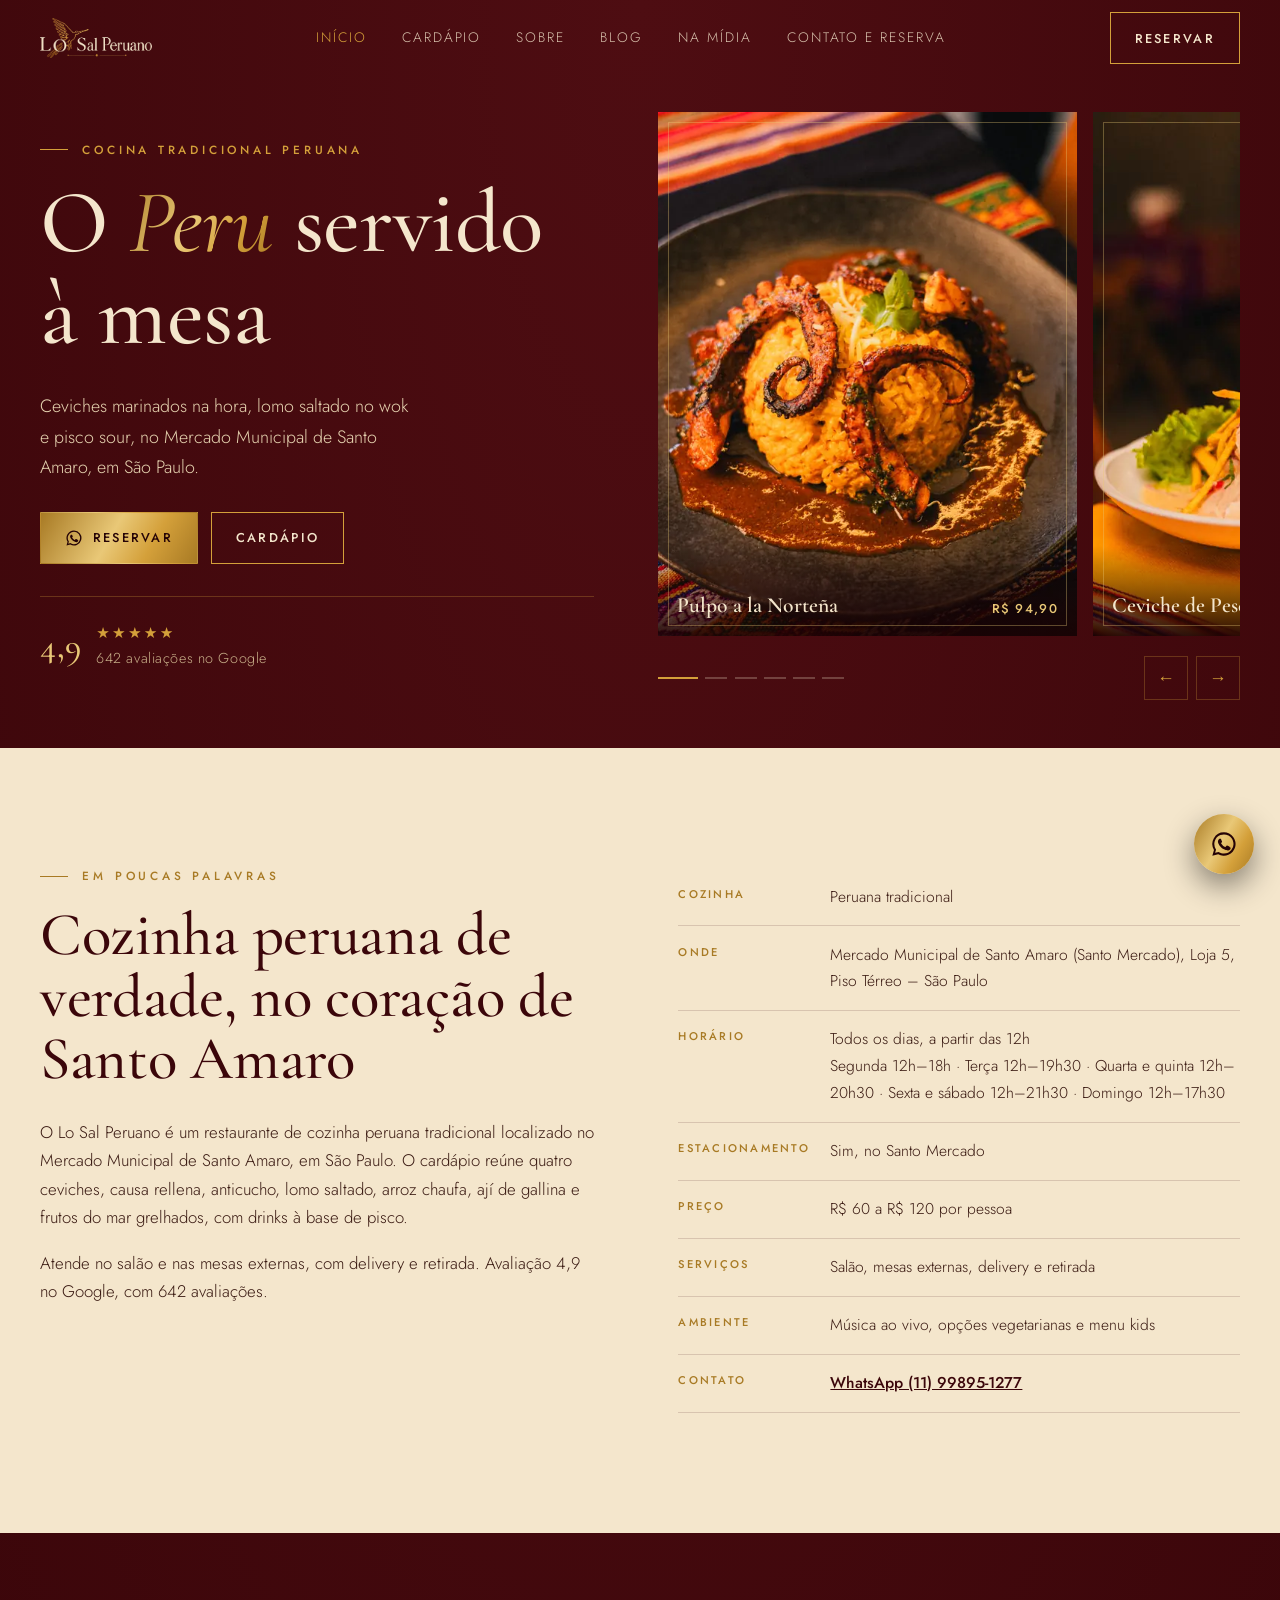
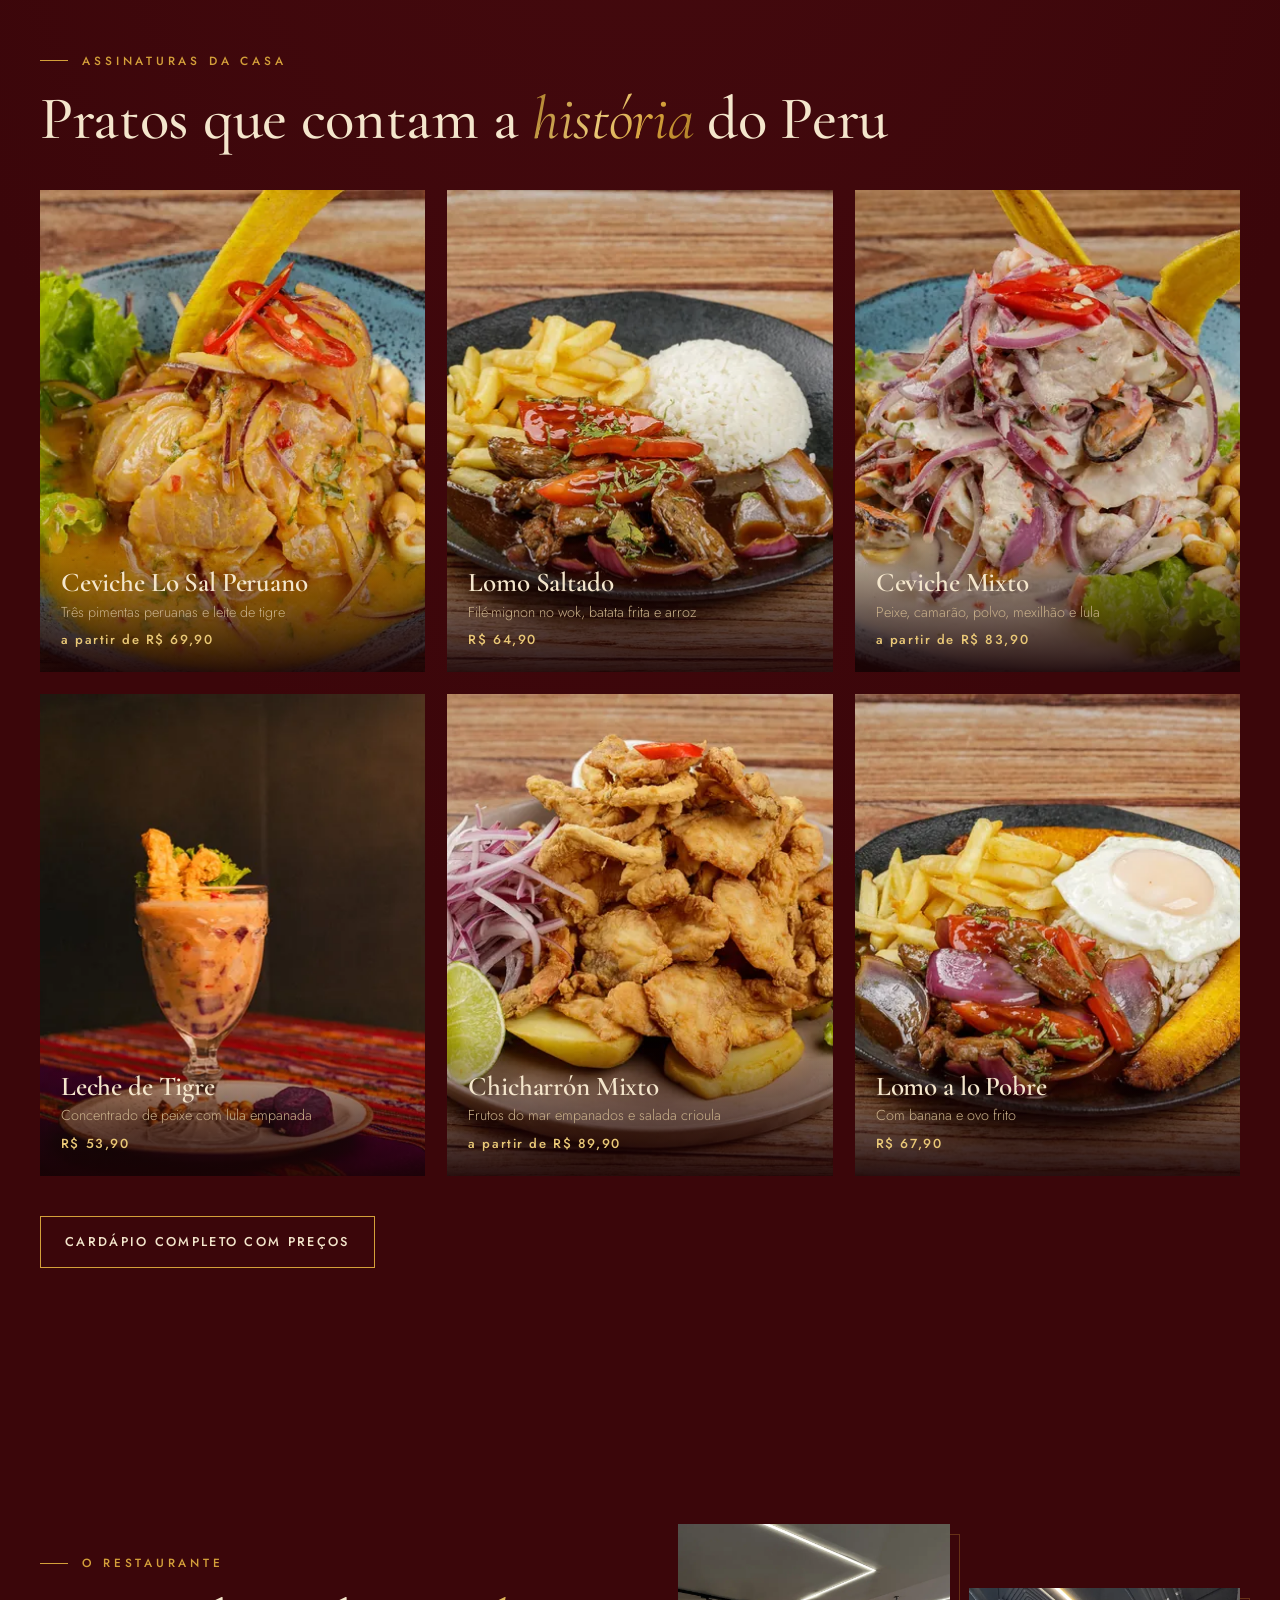
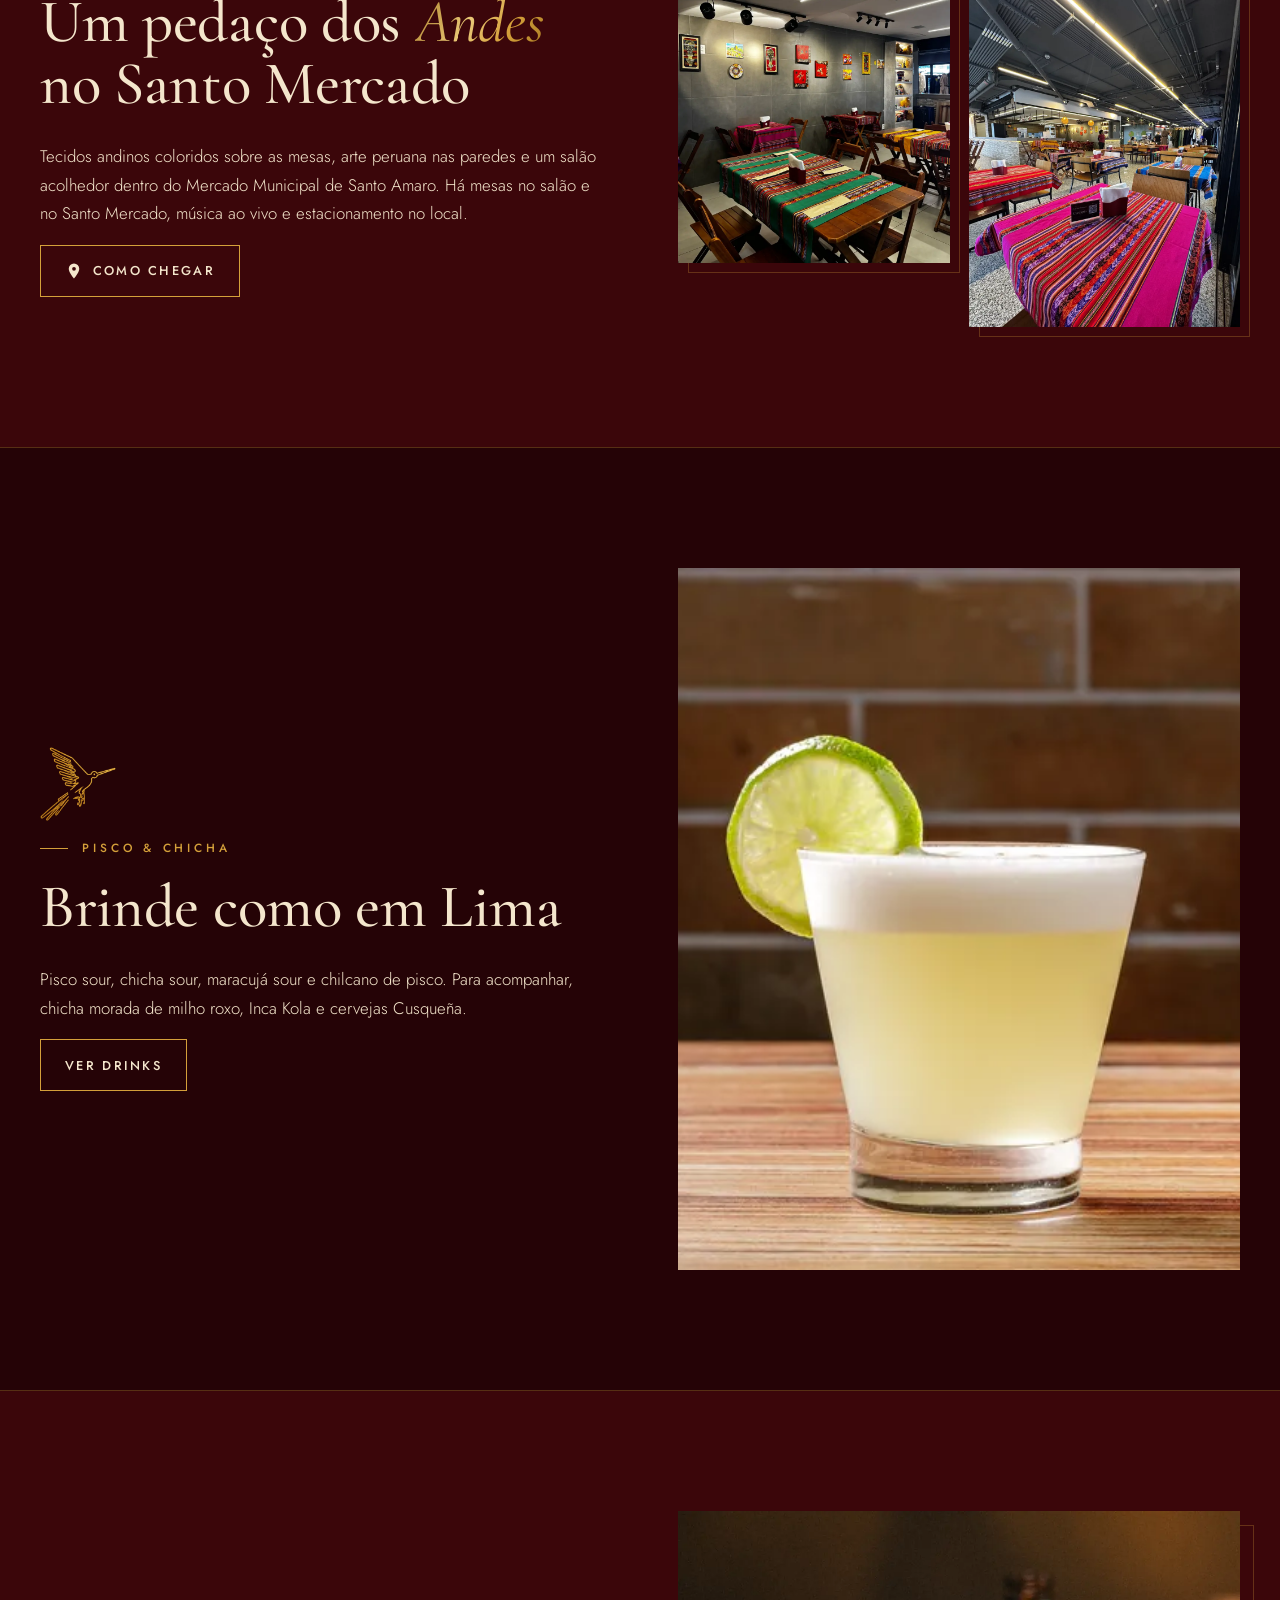
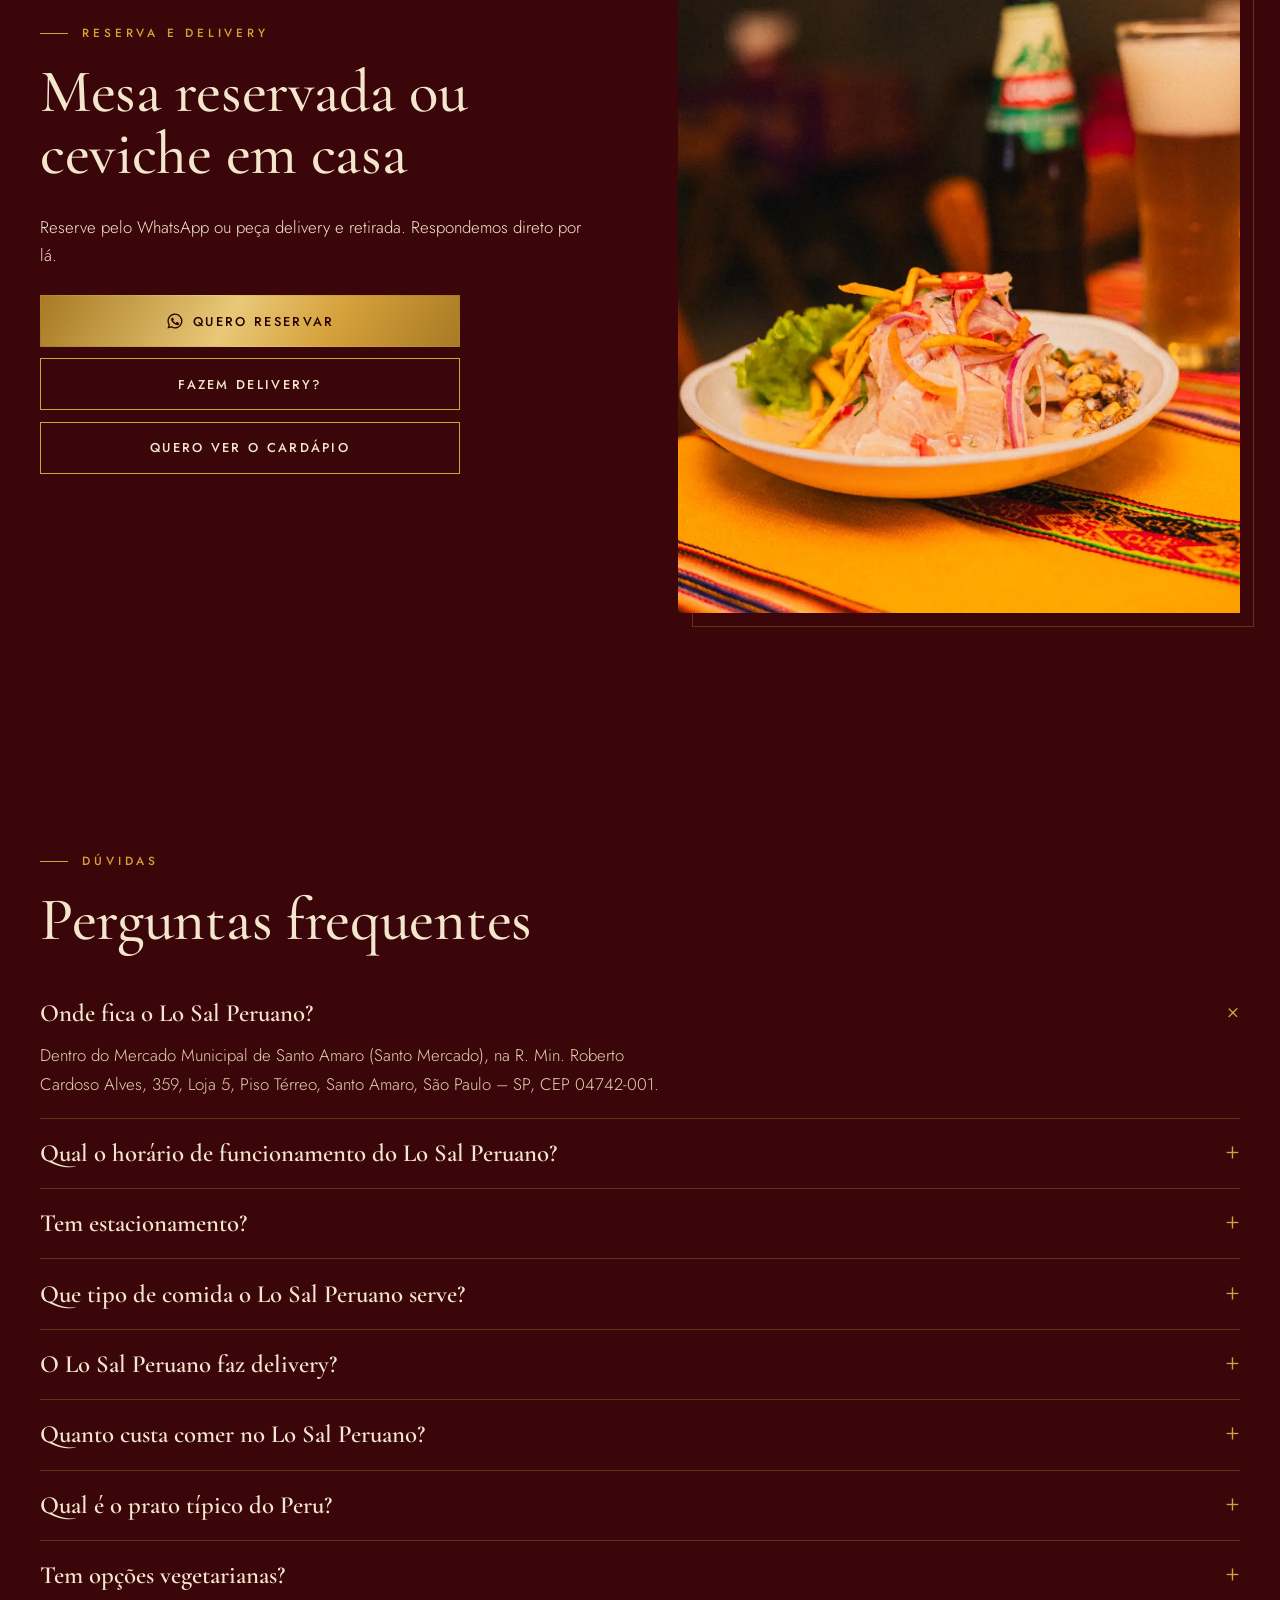
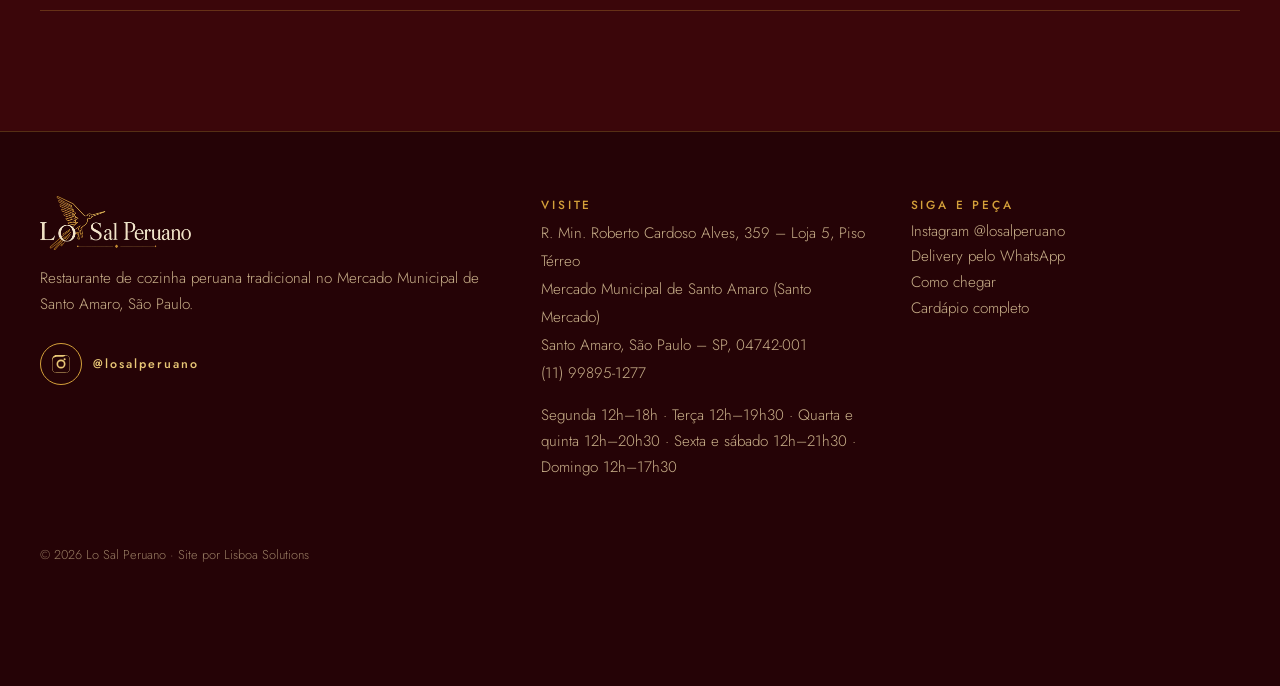
<file: index.html>
<!doctype html><html lang="pt-BR"><head><meta charset="utf-8">
<script>(function(c,l,a,r,i,t,y){if(i==="CLARITY_ID")return;c[a]=c[a]||function(){(c[a].q=c[a].q||[]).push(arguments)};t=l.createElement(r);t.async=1;t.src="https://www.clarity.ms/tag/"+i;y=l.getElementsByTagName(r)[0];y.parentNode.insertBefore(t,y)})(window,document,"clarity","script","CLARITY_ID");</script>
<meta name="viewport" content="width=device-width,initial-scale=1,viewport-fit=cover">
<title>Lo Sal Peruano | Restaurante Peruano em Santo Amaro – SP</title><meta name="description" content="Restaurante peruano no Mercado Municipal de Santo Amaro, SP. Ceviche, lomo saltado, pisco sour. Nota 4,9 no Google. Delivery e reserva pelo WhatsApp.">
<link rel="canonical" href="https://losalperuano.com.br/"><meta name="robots" content="index,follow,max-image-preview:large">
<meta name="theme-color" content="#3B060A"><meta name="geo.region" content="BR-SP"><meta name="geo.placename" content="Santo Amaro, São Paulo">
<meta property="og:type" content="website"><meta property="og:locale" content="pt_BR"><meta property="og:site_name" content="Lo Sal Peruano">
<meta property="og:title" content="Lo Sal Peruano | Restaurante Peruano em Santo Amaro – SP"><meta property="og:description" content="Restaurante peruano no Mercado Municipal de Santo Amaro, SP. Ceviche, lomo saltado, pisco sour. Nota 4,9 no Google. Delivery e reserva pelo WhatsApp."><meta property="og:url" content="https://losalperuano.com.br/"><meta property="og:image" content="https://losalperuano.com.br/img/og.jpg">
<meta name="twitter:card" content="summary_large_image">
<link rel="icon" href="/favicon.ico" sizes="any"><link rel="icon" type="image/png" sizes="32x32" href="/favicon-32.png"><link rel="apple-touch-icon" href="/apple-touch-icon.png"><link rel="manifest" href="/site.webmanifest">
<link rel="preload" as="image" href="/img/slide/pulpo-a-la-nortena-sm.webp" media="(max-width:700px)" fetchpriority="high"><link rel="preload" as="image" href="/img/slide/pulpo-a-la-nortena.webp" media="(min-width:701px)" fetchpriority="high"><link rel="preconnect" href="https://fonts.googleapis.com"><link rel="preconnect" href="https://fonts.gstatic.com" crossorigin>
<link rel="stylesheet" href="https://fonts.googleapis.com/css2?family=Cormorant+Garamond:ital,wght@0,500;0,600;1,400&family=Jost:wght@300;400;500&display=swap" media="print" onload="this.media='all'">
<noscript><link rel="stylesheet" href="https://fonts.googleapis.com/css2?family=Cormorant+Garamond:ital,wght@0,500;0,600;1,400&family=Jost:wght@300;400;500&display=swap"></noscript>
<link rel="stylesheet" href="/assets/style.css">
<script type="application/ld+json">{"@context":"https://schema.org","@graph":[{"@type":"Organization","@id":"https://losalperuano.com.br/#marca","name":"Lo Sal Peruano","url":"https://losalperuano.com.br/","logo":"https://losalperuano.com.br/img/logo.webp","slogan":"Cocina Tradicional","sameAs":["https://www.instagram.com/losalperuano/"],"subOrganization":[{"@id":"https://losalperuano.com.br/#restaurante"}]},{"@type":"Restaurant","@id":"https://losalperuano.com.br/#restaurante","name":"Lo Sal Peruano","alternateName":"Restaurante Peruano Lo Sal","slogan":"Cocina Tradicional","url":"https://losalperuano.com.br/","logo":"https://losalperuano.com.br/img/logo.webp","image":["https://losalperuano.com.br/img/slide/pulpo-a-la-nortena.webp","https://losalperuano.com.br/img/slide/ceviche-de-pescado.webp","https://losalperuano.com.br/img/slide/fettuccine-con-lomo-saltado.webp","https://losalperuano.com.br/img/slide/salao-lo-sal-peruano.webp","https://losalperuano.com.br/img/slide/mesas-santo-mercado.webp","https://losalperuano.com.br/img/og.jpg"],"telephone":"+55 11 99895-1277","address":{"@type":"PostalAddress","streetAddress":"R. Min. Roberto Cardoso Alves, 359 - Loja 5, Piso Térreo (Mercado Municipal de Santo Amaro)","addressLocality":"São Paulo","addressRegion":"SP","postalCode":"04742-001","addressCountry":"BR"},"geo":{"@type":"GeoCoordinates","latitude":-23.650263,"longitude":-46.699966},"servesCuisine":["Peruvian","Peruana","Ceviche"],"priceRange":"R$ 60–120","currenciesAccepted":"BRL","menu":"https://losalperuano.com.br/cardapio/","hasMenu":{"@id":"https://losalperuano.com.br/cardapio/#menu"},"hasMap":"https://www.google.com/maps?cid=2345966665367776987","containedInPlace":{"@type":"Place","name":"Mercado Municipal de Santo Amaro (Santo Mercado)"},"areaServed":{"@type":"City","name":"São Paulo"},"sameAs":["https://www.instagram.com/losalperuano/"],"subjectOf":[{"@type":"Article","headline":"Volta ao mundo em sabores: 7 restaurantes com culinária de outros países em SP","url":"https://www.gazetasp.com.br/turismo/volta-ao-mundo-em-sabores-7-restaurantes-com-culinaria-de-outros/","publisher":{"@type":"Organization","name":"Gazeta de São Paulo"},"datePublished":"2023-02-17"},{"@type":"Article","headline":"Lo Sal Peruano no Tatuapé traz história de superação e sabor","url":"https://infomente.com.br/lo-sal-peruano-no-tatuape-traz-historia-de-superacao-e-sabor/","publisher":{"@type":"Organization","name":"Infomente"},"datePublished":"2024-12-17"},{"@type":"Article","headline":"Lo Sal Peruano abre suas portas na Zona Leste","url":"https://saopauloemdestaque.com.br/lo-sal-peruano-abre-suas-portas-na-zona-leste/","publisher":{"@type":"Organization","name":"São Paulo em Destaque"}},{"@type":"Article","headline":"Conheça o Lo Sal Peruano, em São Paulo","url":"https://gastronominho.com.br/comidas/2022/09/conheca-o-lo-sal-peruano-em-sao-paulo/","publisher":{"@type":"Organization","name":"Gastronominho"},"datePublished":"2022-09-27"},{"@type":"Article","headline":"Comida peruana no Mercadão de São Paulo – Lo Sal Peruano","url":"https://gastronomiaeviagens.com.br/2022/03/09/comida-peruana-no-mercadao-de-sao-paulo-lo-sal-peruano/","publisher":{"@type":"Organization","name":"Gastronomia e Viagens"},"datePublished":"2022-03-09"}],"founder":{"@type":"Person","@id":"https://losalperuano.com.br/sobre/#jonas-azevedo","name":"Jonas Azevedo"},"knowsLanguage":["pt-BR","es"],"parentOrganization":{"@id":"https://losalperuano.com.br/#marca"},"brand":{"@id":"https://losalperuano.com.br/#marca"},"branchCode":"santo-amaro","openingHoursSpecification":[{"@type":"OpeningHoursSpecification","dayOfWeek":"https://schema.org/Monday","opens":"12:00","closes":"18:00"},{"@type":"OpeningHoursSpecification","dayOfWeek":"https://schema.org/Tuesday","opens":"12:00","closes":"19:30"},{"@type":"OpeningHoursSpecification","dayOfWeek":"https://schema.org/Wednesday","opens":"12:00","closes":"20:30"},{"@type":"OpeningHoursSpecification","dayOfWeek":"https://schema.org/Thursday","opens":"12:00","closes":"20:30"},{"@type":"OpeningHoursSpecification","dayOfWeek":"https://schema.org/Friday","opens":"12:00","closes":"21:30"},{"@type":"OpeningHoursSpecification","dayOfWeek":"https://schema.org/Saturday","opens":"12:00","closes":"21:30"},{"@type":"OpeningHoursSpecification","dayOfWeek":"https://schema.org/Sunday","opens":"12:00","closes":"17:30"}],"amenityFeature":[{"@type":"LocationFeatureSpecification","name":"Mesas externas","value":true},{"@type":"LocationFeatureSpecification","name":"Música ao vivo","value":true},{"@type":"LocationFeatureSpecification","name":"Opções vegetarianas","value":true},{"@type":"LocationFeatureSpecification","name":"Delivery","value":true},{"@type":"LocationFeatureSpecification","name":"Retirada no local","value":true},{"@type":"LocationFeatureSpecification","name":"Menu infantil","value":true},{"@type":"LocationFeatureSpecification","name":"Estacionamento (Santo Mercado)","value":true}],"potentialAction":{"@type":"OrderAction","target":"https://wa.me/5511998951277?text=Ol%C3%A1%21%20Voc%C3%AAs%20fazem%20delivery%3F%20Quero%20fazer%20um%20pedido.","deliveryMethod":["http://purl.org/goodrelations/v1#DeliveryModeOwnFleet","http://purl.org/goodrelations/v1#DeliveryModePickUp"]}},{"@type":"WebSite","@id":"https://losalperuano.com.br/#site","url":"https://losalperuano.com.br/","name":"Lo Sal Peruano","inLanguage":"pt-BR","publisher":{"@id":"https://losalperuano.com.br/#restaurante"}},{"@type":"WebPage","@id":"https://losalperuano.com.br/#webpage","url":"https://losalperuano.com.br/","name":"Lo Sal Peruano – Restaurante Peruano em Santo Amaro, SP","isPartOf":{"@id":"https://losalperuano.com.br/#site"},"about":{"@id":"https://losalperuano.com.br/#restaurante"},"speakable":{"@type":"SpeakableSpecification","cssSelector":[".speak-resumo",".speak-faq"]}},{"@type":"FAQPage","mainEntity":[{"@type":"Question","name":"Onde fica o Lo Sal Peruano?","acceptedAnswer":{"@type":"Answer","text":"Dentro do Mercado Municipal de Santo Amaro (Santo Mercado), na R. Min. Roberto Cardoso Alves, 359, Loja 5, Piso Térreo, Santo Amaro, São Paulo – SP, CEP 04742-001."}},{"@type":"Question","name":"Qual o horário de funcionamento do Lo Sal Peruano?","acceptedAnswer":{"@type":"Answer","text":"Todos os dias a partir das 12h. Segunda até 18h, terça até 19h30, quarta e quinta até 20h30, sexta e sábado até 21h30 e domingo até 17h30."}},{"@type":"Question","name":"Tem estacionamento?","acceptedAnswer":{"@type":"Answer","text":"Sim. O Lo Sal Peruano fica dentro do Santo Mercado (Mercado Municipal de Santo Amaro), que tem estacionamento no local."}},{"@type":"Question","name":"Que tipo de comida o Lo Sal Peruano serve?","acceptedAnswer":{"@type":"Answer","text":"Cozinha peruana tradicional: ceviches, causa rellena, anticucho, lomo saltado, arroz chaufa, ají de gallina, chicharrones, tallarines e sobremesas como torta tres leches e chocoteja."}},{"@type":"Question","name":"O Lo Sal Peruano faz delivery?","acceptedAnswer":{"@type":"Answer","text":"Sim. É possível pedir delivery ou pedir para retirar. Para pedir, chame no WhatsApp (11) 99895-1277."}},{"@type":"Question","name":"Quanto custa comer no Lo Sal Peruano?","acceptedAnswer":{"@type":"Answer","text":"A faixa de preço é de R$ 60 a R$ 120 por pessoa. Os ceviches começam em R$ 68,90 (porção Personal) e o lomo saltado custa R$ 64,90."}},{"@type":"Question","name":"Qual é o prato típico do Peru?","acceptedAnswer":{"@type":"Answer","text":"O ceviche: peixe fresco marinado no limão com pimenta, cebola e coentro, servido com batata-doce e milho. No Lo Sal Peruano há quatro versões, incluindo o Ceviche Lo Sal Peruano, com três tipos de pimentas peruanas."}},{"@type":"Question","name":"Tem opções vegetarianas?","acceptedAnswer":{"@type":"Answer","text":"Sim: Saltado Vegetariano e Tallarín Vegetariano."}}]}]}</script></head><body><a class="skip" href="#conteudo">Pular para o conteúdo</a>
<header class="hdr"><div class="wrap"><a class="brand" href="/" aria-label="Lo Sal Peruano, página inicial"><img src="/img/logo.webp" alt="Lo Sal Peruano – Cocina Tradicional" width="600" height="214"></a>
<nav class="nav" aria-label="Principal"><a href="/" aria-current="page">Início</a><a href="/cardapio/">Cardápio</a><a href="/sobre/">Sobre</a><a href="/blog/">Blog</a><a href="/na-midia/">Na mídia</a><a href="/contato/">Contato e reserva</a></nav><a class="btn" href="https://wa.me/5511998951277?text=Ol%C3%A1%21%20Quero%20reservar%20uma%20mesa%20no%20Lo%20Sal%20Peruano." target="_blank" rel="noopener">Reservar</a>
<button class="menu-tg" aria-label="Abrir menu" aria-expanded="false"><span></span><span></span></button></div></header>
<main id="conteudo"><section class="hero"><div class="wrap hero-grid"><div class="rv in"><p class="kicker">Cocina tradicional peruana</p><h1>O <em>Peru</em> servido à mesa</h1>
<p class="lead">Ceviches marinados na hora, lomo saltado no wok e pisco sour, no Mercado Municipal de Santo Amaro, em São Paulo.</p>
<div class="ctas"><a class="btn fill" href="https://wa.me/5511998951277?text=Ol%C3%A1%21%20Quero%20reservar%20uma%20mesa%20no%20Lo%20Sal%20Peruano." target="_blank" rel="noopener"><svg viewBox="0 0 24 24" aria-hidden="true"><path d="M12 2a10 10 0 0 0-8.6 15.1L2 22l5-1.3A10 10 0 1 0 12 2zm0 18.2c-1.5 0-3-.4-4.3-1.2l-.3-.2-3 .8.8-2.9-.2-.3A8.2 8.2 0 1 1 12 20.2zm4.5-6.1c-.2-.1-1.5-.7-1.7-.8-.2-.1-.4-.1-.6.1l-.8 1c-.1.2-.3.2-.5.1a6.7 6.7 0 0 1-3.3-2.9c-.3-.4.2-.4.7-1.3.1-.2 0-.3 0-.5l-.8-1.8c-.2-.5-.4-.4-.6-.4h-.5c-.2 0-.5.1-.7.3-.2.3-.9.9-.9 2.2s1 2.6 1.1 2.7c.1.2 1.9 2.9 4.6 4 1.7.7 2.4.8 3.2.7.5-.1 1.5-.6 1.8-1.2.2-.6.2-1.1.1-1.2l-.4-.2z"/></svg>Reservar</a><a class="btn" href="/cardapio/">Cardápio</a></div>
<div class="rating"><b>4,9</b><div><div class="stars" aria-hidden="true">★★★★★</div>642 avaliações no Google</div></div></div>
<div class="car" data-car aria-roledescription="carrossel" aria-label="Galeria de pratos"><div class="car-track"><figure class="slide"><picture><source media="(max-width:700px)" srcset="/img/slide/pulpo-a-la-nortena-sm.webp"><img src="/img/slide/pulpo-a-la-nortena.webp" alt="Polvo grelhado sobre arroz cremoso peruano" width="960" height="1200" fetchpriority="high"></picture><figcaption><b>Pulpo a la Norteña</b><span>R$ 94,90</span></figcaption></figure><figure class="slide"><picture><source media="(max-width:700px)" srcset="/img/slide/ceviche-de-pescado-sm.webp"><img src="/img/slide/ceviche-de-pescado.webp" alt="Ceviche de peixe com cancha e cerveja Cusqueña" width="960" height="1200" loading="lazy"></picture><figcaption><b>Ceviche de Pescado</b><span>R$ 68,90</span></figcaption></figure><figure class="slide"><picture><source media="(max-width:700px)" srcset="/img/slide/fettuccine-con-lomo-saltado-sm.webp"><img src="/img/slide/fettuccine-con-lomo-saltado.webp" alt="Fettuccine ao molho huancaína com lomo saltado" width="960" height="1200" loading="lazy"></picture><figcaption><b>Fettuccine con Lomo Saltado</b><span>R$ 77,90</span></figcaption></figure><figure class="slide"><picture><source media="(max-width:700px)" srcset="/img/slide/causa-rellena-acevichada-sm.webp"><img src="/img/slide/causa-rellena-acevichada.webp" alt="Causa rellena acevichada de batata com ají amarillo" width="960" height="1200" loading="lazy"></picture><figcaption><b>Causa Rellena</b><span>R$ 55,90</span></figcaption></figure><figure class="slide"><picture><source media="(max-width:700px)" srcset="/img/slide/anticucho-sm.webp"><img src="/img/slide/anticucho.webp" alt="Anticuchos de coração bovino com batatas douradas e molho" width="960" height="1200" loading="lazy"></picture><figcaption><b>Anticucho</b><span>R$ 41,90</span></figcaption></figure><figure class="slide"><picture><source media="(max-width:700px)" srcset="/img/slide/piqueos-sm.webp"><img src="/img/slide/piqueos.webp" alt="Piqueos de ceviche sobre bolinhos, em prato de pedra" width="960" height="1200" loading="lazy"></picture><figcaption><b>Piqueos</b><span>R$ 35,90</span></figcaption></figure></div><div class="car-ui"><div class="dots"></div><div class="arrows"><button type="button" data-prev aria-label="Foto anterior">←</button><button type="button" data-next aria-label="Próxima foto">→</button></div></div></div></div></section>
<section class="resumo"><div class="wrap resumo-grid"><div class="rv speak-resumo"><p class="kicker">Em poucas palavras</p><h2>Cozinha peruana de verdade, no coração de Santo Amaro</h2>
<p>O Lo Sal Peruano é um restaurante de cozinha peruana tradicional localizado no Mercado Municipal de Santo Amaro, em São Paulo. O cardápio reúne quatro ceviches, causa rellena, anticucho, lomo saltado, arroz chaufa, ají de gallina e frutos do mar grelhados, com drinks à base de pisco.</p>
<p>Atende no salão e nas mesas externas, com delivery e retirada. Avaliação 4,9 no Google, com 642 avaliações.</p></div><div class="rv"><ul class="facts">
<li><span>Cozinha</span>Peruana tradicional</li>
<li><span>Onde</span>Mercado Municipal de Santo Amaro (Santo Mercado), Loja 5, Piso Térreo – São Paulo</li>
<li><span>Horário</span>Todos os dias, a partir das 12h<br>Segunda 12h–18h · Terça 12h–19h30 · Quarta e quinta 12h–20h30 · Sexta e sábado 12h–21h30 · Domingo 12h–17h30</li>
<li><span>Estacionamento</span>Sim, no Santo Mercado</li>
<li><span>Preço</span>R$ 60 a R$ 120 por pessoa</li>
<li><span>Serviços</span>Salão, mesas externas, delivery e retirada</li>
<li><span>Ambiente</span>Música ao vivo, opções vegetarianas e menu kids</li>
<li><span>Contato</span><a href="https://wa.me/5511998951277?text=Ol%C3%A1%21%20Gostaria%20de%20uma%20informa%C3%A7%C3%A3o%20sobre%20o%20Lo%20Sal%20Peruano." target="_blank" rel="noopener">WhatsApp (11) 99895-1277</a></li></ul></div></div></section>
<section><div class="wrap"><p class="kicker">Assinaturas da casa</p><h2 class="rv">Pratos que contam a <em>história</em> do Peru</h2>
<div class="sig"><a class="dish rv" href="/cardapio/#entradas"><img src="/img/sq/ceviche-lo-sal-peruano.webp" alt="Ceviche Lo Sal Peruano" width="480" height="480" loading="lazy"><div class="cap"><h3>Ceviche Lo Sal Peruano</h3><p>Três pimentas peruanas e leite de tigre</p><span class="pr">a partir de R$ 69,90</span></div></a><a class="dish rv" href="/cardapio/#principais"><img src="/img/sq/lomo-saltado.webp" alt="Lomo Saltado" width="480" height="480" loading="lazy"><div class="cap"><h3>Lomo Saltado</h3><p>Filé-mignon no wok, batata frita e arroz</p><span class="pr">R$ 64,90</span></div></a><a class="dish rv" href="/cardapio/#entradas"><img src="/img/sq/ceviche-mixto.webp" alt="Ceviche Mixto" width="480" height="480" loading="lazy"><div class="cap"><h3>Ceviche Mixto</h3><p>Peixe, camarão, polvo, mexilhão e lula</p><span class="pr">a partir de R$ 83,90</span></div></a><a class="dish rv" href="/cardapio/#entradas"><img src="/img/sq/leche-de-tigre.webp" alt="Leche de Tigre" width="480" height="480" loading="lazy"><div class="cap"><h3>Leche de Tigre</h3><p>Concentrado de peixe com lula empanada</p><span class="pr">R$ 53,90</span></div></a><a class="dish rv" href="/cardapio/#chicharrones"><img src="/img/sq/chicharron-mixto.webp" alt="Chicharrón Mixto" width="480" height="480" loading="lazy"><div class="cap"><h3>Chicharrón Mixto</h3><p>Frutos do mar empanados e salada crioula</p><span class="pr">a partir de R$ 89,90</span></div></a><a class="dish rv" href="/cardapio/#principais"><img src="/img/sq/lomo-a-lo-pobre.webp" alt="Lomo a lo Pobre" width="480" height="480" loading="lazy"><div class="cap"><h3>Lomo a lo Pobre</h3><p>Com banana e ovo frito</p><span class="pr">R$ 67,90</span></div></a></div><p style="margin-top:2.5rem"><a class="btn" href="/cardapio/">Cardápio completo com preços</a></p></div></section>
<section class="amb-sec"><div class="wrap"><div class="split"><div class="rv"><p class="kicker">O restaurante</p><h2>Um pedaço dos <em>Andes</em> no Santo Mercado</h2>
<p>Tecidos andinos coloridos sobre as mesas, arte peruana nas paredes e um salão acolhedor dentro do Mercado Municipal de Santo Amaro. Há mesas no salão e no Santo Mercado, música ao vivo e estacionamento no local.</p>
<a class="btn" href="https://www.google.com/maps?cid=2345966665367776987" target="_blank" rel="noopener"><svg viewBox="0 0 24 24" aria-hidden="true"><path d="M12 2a7 7 0 0 0-7 7c0 5.2 7 13 7 13s7-7.8 7-13a7 7 0 0 0-7-7zm0 9.5A2.5 2.5 0 1 1 12 6.5a2.5 2.5 0 0 1 0 5z"/></svg>Como chegar</a></div>
<div class="amb rv"><div class="frame"><picture><source media="(max-width:700px)" srcset="/img/slide/salao-lo-sal-peruano-sm.webp"><img src="/img/slide/salao-lo-sal-peruano.webp" alt="Salão do Lo Sal Peruano com tecidos andinos e arte peruana nas paredes" width="960" height="1200" loading="lazy"></picture></div><div class="frame"><picture><source media="(max-width:700px)" srcset="/img/slide/mesas-santo-mercado-sm.webp"><img src="/img/slide/mesas-santo-mercado.webp" alt="Mesas do Lo Sal Peruano com toalhas andinas no Santo Mercado, em Santo Amaro" width="960" height="1200" loading="lazy"></picture></div></div></div></div></section>
<section class="band"><div class="wrap split"><div class="rv"><img class="bird" src="/img/beija-flor.webp" alt="" width="256" height="248" loading="lazy"><p class="kicker">Pisco & chicha</p><h2>Brinde como em Lima</h2>
<p>Pisco sour, chicha sour, maracujá sour e chilcano de pisco. Para acompanhar, chicha morada de milho roxo, Inca Kola e cervejas Cusqueña.</p>
<a class="btn" href="/cardapio/#drinks">Ver drinks</a></div><div class="frame rv"><img src="/img/sq/pisco-sour.webp" alt="Pisco sour com limão" width="473" height="473" loading="lazy"></div></div></section>
<section><div class="wrap split"><div class="rv"><p class="kicker">Reserva e delivery</p><h2>Mesa reservada ou ceviche em casa</h2>
<p>Reserve pelo WhatsApp ou peça delivery e retirada. Respondemos direto por lá.</p>
<div class="wa-list"><a class="btn fill" href="https://wa.me/5511998951277?text=Ol%C3%A1%21%20Quero%20reservar%20uma%20mesa%20no%20Lo%20Sal%20Peruano." target="_blank" rel="noopener"><svg viewBox="0 0 24 24" aria-hidden="true"><path d="M12 2a10 10 0 0 0-8.6 15.1L2 22l5-1.3A10 10 0 1 0 12 2zm0 18.2c-1.5 0-3-.4-4.3-1.2l-.3-.2-3 .8.8-2.9-.2-.3A8.2 8.2 0 1 1 12 20.2zm4.5-6.1c-.2-.1-1.5-.7-1.7-.8-.2-.1-.4-.1-.6.1l-.8 1c-.1.2-.3.2-.5.1a6.7 6.7 0 0 1-3.3-2.9c-.3-.4.2-.4.7-1.3.1-.2 0-.3 0-.5l-.8-1.8c-.2-.5-.4-.4-.6-.4h-.5c-.2 0-.5.1-.7.3-.2.3-.9.9-.9 2.2s1 2.6 1.1 2.7c.1.2 1.9 2.9 4.6 4 1.7.7 2.4.8 3.2.7.5-.1 1.5-.6 1.8-1.2.2-.6.2-1.1.1-1.2l-.4-.2z"/></svg>Quero reservar</a><a class="btn" href="https://wa.me/5511998951277?text=Ol%C3%A1%21%20Voc%C3%AAs%20fazem%20delivery%3F%20Quero%20fazer%20um%20pedido." target="_blank" rel="noopener">Fazem delivery?</a><a class="btn" href="https://wa.me/5511998951277?text=Ol%C3%A1%21%20Quero%20ver%20o%20card%C3%A1pio%20do%20Lo%20Sal%20Peruano." target="_blank" rel="noopener">Quero ver o cardápio</a></div></div>
<div class="frame rv"><img src="/img/slide/ceviche-de-pescado.webp" alt="Ceviche peruano servido com cerveja Cusqueña" width="960" height="1200" loading="lazy"></div></div></section>
<section class="faq" id="faq"><div class="wrap"><p class="kicker">Dúvidas</p><h2 class="rv">Perguntas frequentes</h2><div class="rv speak-faq"><details open><summary>Onde fica o Lo Sal Peruano?</summary><p>Dentro do Mercado Municipal de Santo Amaro (Santo Mercado), na R. Min. Roberto Cardoso Alves, 359, Loja 5, Piso Térreo, Santo Amaro, São Paulo – SP, CEP 04742-001.</p></details><details><summary>Qual o horário de funcionamento do Lo Sal Peruano?</summary><p>Todos os dias a partir das 12h. Segunda até 18h, terça até 19h30, quarta e quinta até 20h30, sexta e sábado até 21h30 e domingo até 17h30.</p></details><details><summary>Tem estacionamento?</summary><p>Sim. O Lo Sal Peruano fica dentro do Santo Mercado (Mercado Municipal de Santo Amaro), que tem estacionamento no local.</p></details><details><summary>Que tipo de comida o Lo Sal Peruano serve?</summary><p>Cozinha peruana tradicional: ceviches, causa rellena, anticucho, lomo saltado, arroz chaufa, ají de gallina, chicharrones, tallarines e sobremesas como torta tres leches e chocoteja.</p></details><details><summary>O Lo Sal Peruano faz delivery?</summary><p>Sim. É possível pedir delivery ou pedir para retirar. Para pedir, chame no WhatsApp (11) 99895-1277.</p></details><details><summary>Quanto custa comer no Lo Sal Peruano?</summary><p>A faixa de preço é de R$ 60 a R$ 120 por pessoa. Os ceviches começam em R$ 68,90 (porção Personal) e o lomo saltado custa R$ 64,90.</p></details><details><summary>Qual é o prato típico do Peru?</summary><p>O ceviche: peixe fresco marinado no limão com pimenta, cebola e coentro, servido com batata-doce e milho. No Lo Sal Peruano há quatro versões, incluindo o Ceviche Lo Sal Peruano, com três tipos de pimentas peruanas.</p></details><details><summary>Tem opções vegetarianas?</summary><p>Sim: Saltado Vegetariano e Tallarín Vegetariano.</p></details></div></div></section></main>
<footer class="ftr"><div class="wrap"><div class="grid"><div><img class="logo" src="/img/logo.webp" alt="Lo Sal Peruano" width="600" height="214" loading="lazy">
<p>Restaurante de cozinha peruana tradicional no Mercado Municipal de Santo Amaro, São Paulo.</p><a class="ig-foot" href="https://www.instagram.com/losalperuano/" target="_blank" rel="noopener" aria-label="Instagram @losalperuano"><svg viewBox="0 0 24 24" aria-hidden="true"><path d="M12 2.2c3.2 0 3.6 0 4.8.1 1.2.1 1.8.2 2.2.4.6.2 1 .5 1.4.9.4.4.7.8.9 1.4.2.4.4 1 .4 2.2.1 1.3.1 1.6.1 4.8s0 3.6-.1 4.8c-.1 1.2-.2 1.8-.4 2.2-.2.6-.5 1-.9 1.4-.4.4-.8.7-1.4.9-.4.2-1 .4-2.2.4-1.3.1-1.6.1-4.8.1s-3.6 0-4.8-.1c-1.2-.1-1.8-.2-2.2-.4-.6-.2-1-.5-1.4-.9-.4-.4-.7-.8-.9-1.4-.2-.4-.4-1-.4-2.2C2.2 15.6 2.2 15.2 2.2 12s0-3.6.1-4.8c.1-1.2.2-1.8.4-2.2.2-.6.5-1 .9-1.4.4-.4.8-.7 1.4-.9.4-.2 1-.4 2.2-.4C8.4 2.2 8.8 2.2 12 2.2zm0 1.8c-3.1 0-3.5 0-4.7.1-1.1.1-1.7.2-2.1.4-.5.2-.9.4-1.3.8-.4.4-.6.8-.8 1.3-.2.4-.3 1-.4 2.1C2.6 9.9 2.6 10.3 2.6 12s0 3.5.1 4.7c.1 1.1.2 1.7.4 2.1.2.5.4.9.8 1.3.4.4.8.6 1.3.8.4.2 1 .3 2.1.4 1.2.1 1.6.1 4.7.1s3.5 0 4.7-.1c1.1-.1 1.7-.2 2.1-.4.5-.2.9-.4 1.3-.8.4-.4.6-.8.8-1.3.2-.4.3-1 .4-2.1.1-1.2.1-1.6.1-4.7s0-3.5-.1-4.7c-.1-1.1-.2-1.7-.4-2.1-.2-.5-.4-.9-.8-1.3-.4-.4-.8-.6-1.3-.8-.4-.2-1-.3-2.1-.4C15.5 4 15.1 4 12 4zm0 3.1a4.9 4.9 0 1 1 0 9.8 4.9 4.9 0 0 1 0-9.8zm0 8a3.1 3.1 0 1 0 0-6.2 3.1 3.1 0 0 0 0 6.2zm5.1-8.3a1.1 1.1 0 1 1-2.3 0 1.1 1.1 0 0 1 2.3 0z"/></svg><span>@losalperuano</span></a></div>
<div><h3>Visite</h3><address class="nap">R. Min. Roberto Cardoso Alves, 359 – Loja 5, Piso Térreo<br>Mercado Municipal de Santo Amaro (Santo Mercado)<br>Santo Amaro, São Paulo – SP, 04742-001<br><a href="tel:+551199895-1277">(11) 99895-1277</a></address><p style="margin-top:1rem">Segunda 12h–18h · Terça 12h–19h30 · Quarta e quinta 12h–20h30 · Sexta e sábado 12h–21h30 · Domingo 12h–17h30</p></div>
<div><h3>Siga e peça</h3><p><a href="https://www.instagram.com/losalperuano/" target="_blank" rel="noopener">Instagram @losalperuano</a><br><a href="https://wa.me/5511998951277?text=Ol%C3%A1%21%20Voc%C3%AAs%20fazem%20delivery%3F%20Quero%20fazer%20um%20pedido." target="_blank" rel="noopener">Delivery pelo WhatsApp</a><br><a href="https://www.google.com/maps?cid=2345966665367776987" target="_blank" rel="noopener">Como chegar</a><br><a href="/cardapio/">Cardápio completo</a></p></div></div>
<small>© 2026 Lo Sal Peruano · Site por Lisboa Solutions</small></div></footer>
<a class="fab" href="https://wa.me/5511998951277?text=Ol%C3%A1%21%20Quero%20reservar%20uma%20mesa%20no%20Lo%20Sal%20Peruano." target="_blank" rel="noopener" aria-label="Reservar pelo WhatsApp"><svg viewBox="0 0 24 24" aria-hidden="true"><path d="M12 2a10 10 0 0 0-8.6 15.1L2 22l5-1.3A10 10 0 1 0 12 2zm0 18.2c-1.5 0-3-.4-4.3-1.2l-.3-.2-3 .8.8-2.9-.2-.3A8.2 8.2 0 1 1 12 20.2zm4.5-6.1c-.2-.1-1.5-.7-1.7-.8-.2-.1-.4-.1-.6.1l-.8 1c-.1.2-.3.2-.5.1a6.7 6.7 0 0 1-3.3-2.9c-.3-.4.2-.4.7-1.3.1-.2 0-.3 0-.5l-.8-1.8c-.2-.5-.4-.4-.6-.4h-.5c-.2 0-.5.1-.7.3-.2.3-.9.9-.9 2.2s1 2.6 1.1 2.7c.1.2 1.9 2.9 4.6 4 1.7.7 2.4.8 3.2.7.5-.1 1.5-.6 1.8-1.2.2-.6.2-1.1.1-1.2l-.4-.2z"/></svg></a>
<nav class="bbar" aria-label="Ações rápidas"><a href="https://wa.me/5511998951277?text=Ol%C3%A1%21%20Quero%20reservar%20uma%20mesa%20no%20Lo%20Sal%20Peruano." target="_blank" rel="noopener"><svg viewBox="0 0 24 24" aria-hidden="true"><path d="M12 2a10 10 0 0 0-8.6 15.1L2 22l5-1.3A10 10 0 1 0 12 2zm0 18.2c-1.5 0-3-.4-4.3-1.2l-.3-.2-3 .8.8-2.9-.2-.3A8.2 8.2 0 1 1 12 20.2zm4.5-6.1c-.2-.1-1.5-.7-1.7-.8-.2-.1-.4-.1-.6.1l-.8 1c-.1.2-.3.2-.5.1a6.7 6.7 0 0 1-3.3-2.9c-.3-.4.2-.4.7-1.3.1-.2 0-.3 0-.5l-.8-1.8c-.2-.5-.4-.4-.6-.4h-.5c-.2 0-.5.1-.7.3-.2.3-.9.9-.9 2.2s1 2.6 1.1 2.7c.1.2 1.9 2.9 4.6 4 1.7.7 2.4.8 3.2.7.5-.1 1.5-.6 1.8-1.2.2-.6.2-1.1.1-1.2l-.4-.2z"/></svg>Reservar</a><a href="/cardapio/"><svg viewBox="0 0 24 24" aria-hidden="true"><path d="M4 3h2v8a2 2 0 0 0 2 2v8h2v-8a2 2 0 0 0 2-2V3h-2v6H9V3H7v6H6V3zm13 0c-2 0-3 2.5-3 6v5h2v7h2V3z"/></svg>Cardápio</a><a href="https://www.google.com/maps?cid=2345966665367776987" target="_blank" rel="noopener"><svg viewBox="0 0 24 24" aria-hidden="true"><path d="M12 2a7 7 0 0 0-7 7c0 5.2 7 13 7 13s7-7.8 7-13a7 7 0 0 0-7-7zm0 9.5A2.5 2.5 0 1 1 12 6.5a2.5 2.5 0 0 1 0 5z"/></svg>Rotas</a></nav>
<script src="/assets/main.js" defer></script></body></html>
</file>
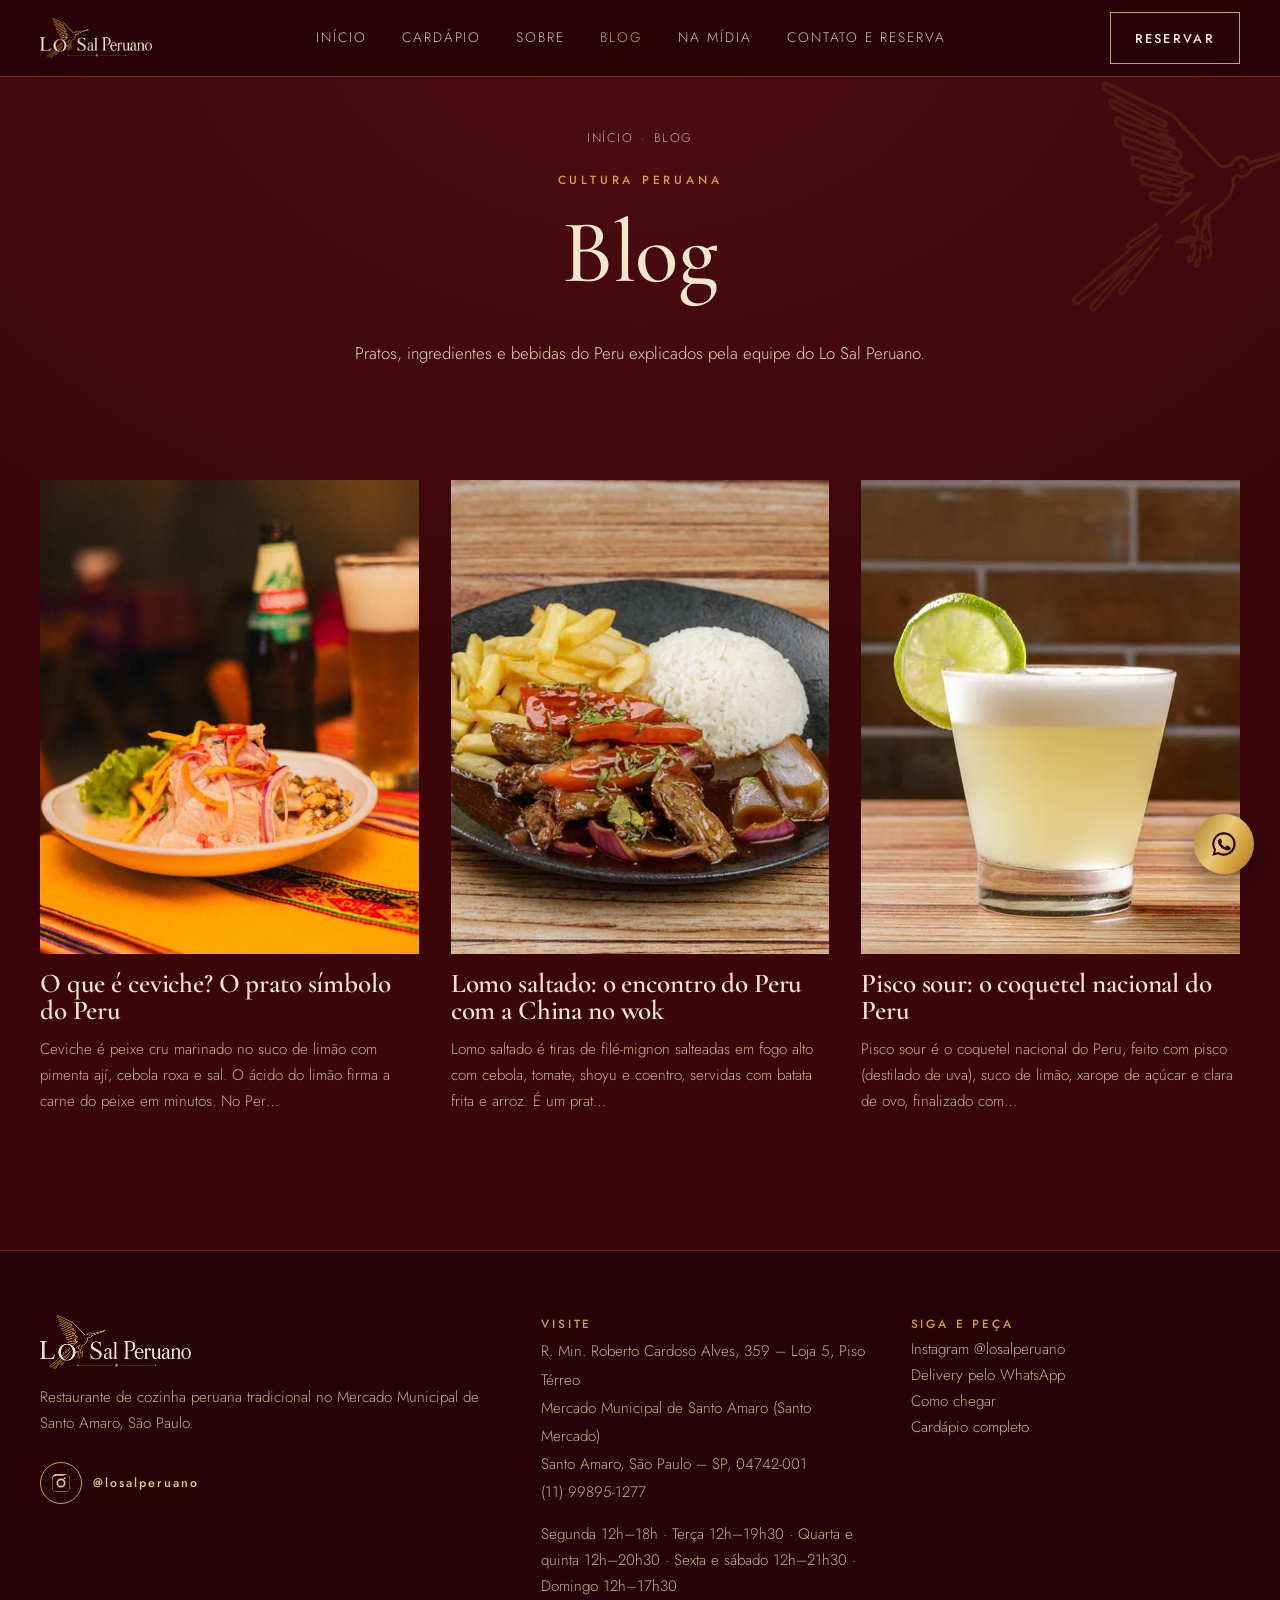
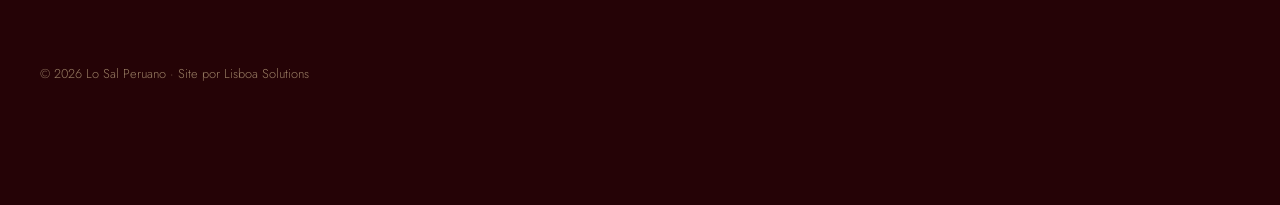
<file: blog/index.html>
<!doctype html><html lang="pt-BR"><head><meta charset="utf-8">
<script>(function(c,l,a,r,i,t,y){if(i==="CLARITY_ID")return;c[a]=c[a]||function(){(c[a].q=c[a].q||[]).push(arguments)};t=l.createElement(r);t.async=1;t.src="https://www.clarity.ms/tag/"+i;y=l.getElementsByTagName(r)[0];y.parentNode.insertBefore(t,y)})(window,document,"clarity","script","CLARITY_ID");</script>
<meta name="viewport" content="width=device-width,initial-scale=1,viewport-fit=cover">
<title>Blog Lo Sal Peruano | Cultura e Pratos do Peru</title><meta name="description" content="Ceviche, lomo saltado, pisco sour e outros clássicos da cozinha peruana explicados pelo Lo Sal Peruano, restaurante peruano em Santo Amaro, SP.">
<link rel="canonical" href="https://losalperuano.com.br/blog/"><meta name="robots" content="index,follow,max-image-preview:large">
<meta name="theme-color" content="#3B060A"><meta name="geo.region" content="BR-SP"><meta name="geo.placename" content="Santo Amaro, São Paulo">
<meta property="og:type" content="website"><meta property="og:locale" content="pt_BR"><meta property="og:site_name" content="Lo Sal Peruano">
<meta property="og:title" content="Blog Lo Sal Peruano | Cultura e Pratos do Peru"><meta property="og:description" content="Ceviche, lomo saltado, pisco sour e outros clássicos da cozinha peruana explicados pelo Lo Sal Peruano, restaurante peruano em Santo Amaro, SP."><meta property="og:url" content="https://losalperuano.com.br/blog/"><meta property="og:image" content="https://losalperuano.com.br/img/og.jpg">
<meta name="twitter:card" content="summary_large_image">
<link rel="icon" href="/favicon.ico" sizes="any"><link rel="icon" type="image/png" sizes="32x32" href="/favicon-32.png"><link rel="apple-touch-icon" href="/apple-touch-icon.png"><link rel="manifest" href="/site.webmanifest">
<link rel="preconnect" href="https://fonts.googleapis.com"><link rel="preconnect" href="https://fonts.gstatic.com" crossorigin>
<link rel="stylesheet" href="https://fonts.googleapis.com/css2?family=Cormorant+Garamond:ital,wght@0,500;0,600;1,400&family=Jost:wght@300;400;500&display=swap" media="print" onload="this.media='all'">
<noscript><link rel="stylesheet" href="https://fonts.googleapis.com/css2?family=Cormorant+Garamond:ital,wght@0,500;0,600;1,400&family=Jost:wght@300;400;500&display=swap"></noscript>
<link rel="stylesheet" href="/assets/style.css">
<script type="application/ld+json">{"@context":"https://schema.org","@graph":[{"@type":"BreadcrumbList","itemListElement":[{"@type":"ListItem","position":1,"name":"Início","item":"https://losalperuano.com.br/"},{"@type":"ListItem","position":2,"name":"Blog","item":"https://losalperuano.com.br/blog/"}]},{"@type":"Blog","url":"https://losalperuano.com.br/blog/","name":"Blog Lo Sal Peruano","publisher":{"@id":"https://losalperuano.com.br/#restaurante"}}]}</script></head><body><a class="skip" href="#conteudo">Pular para o conteúdo</a>
<header class="hdr"><div class="wrap"><a class="brand" href="/" aria-label="Lo Sal Peruano, página inicial"><img src="/img/logo.webp" alt="Lo Sal Peruano – Cocina Tradicional" width="600" height="214"></a>
<nav class="nav" aria-label="Principal"><a href="/">Início</a><a href="/cardapio/">Cardápio</a><a href="/sobre/">Sobre</a><a href="/blog/" aria-current="page">Blog</a><a href="/na-midia/">Na mídia</a><a href="/contato/">Contato e reserva</a></nav><a class="btn" href="https://wa.me/5511998951277?text=Ol%C3%A1%21%20Quero%20reservar%20uma%20mesa%20no%20Lo%20Sal%20Peruano." target="_blank" rel="noopener">Reservar</a>
<button class="menu-tg" aria-label="Abrir menu" aria-expanded="false"><span></span><span></span></button></div></header>
<main id="conteudo"><section class="page-hero"><img class="bird" src="/img/beija-flor.webp" alt="" width="256" height="248"><div class="wrap"><nav class="crumbs" aria-label="Você está em"><ol><li><a href="/">Início</a></li><li aria-current="page">Blog</li></ol></nav><p class="kicker">Cultura peruana</p><h1>Blog</h1><p class="lead">Pratos, ingredientes e bebidas do Peru explicados pela equipe do Lo Sal Peruano.</p></div></section><section style="padding-top:3rem"><div class="wrap posts"><a class="post-card rv" href="/blog/o-que-e-ceviche/"><img src="/img/slide/ceviche-de-pescado.webp" alt="O que é ceviche? O prato símbolo do Peru" width="640" height="427" loading="lazy"><h3>O que é ceviche? O prato símbolo do Peru</h3><p>Ceviche é peixe cru marinado no suco de limão com pimenta ají, cebola roxa e sal. O ácido do limão firma a carne do peixe em minutos. No Per…</p></a><a class="post-card rv" href="/blog/lomo-saltado/"><img src="/img/sq/lomo-saltado.webp" alt="Lomo saltado: o encontro do Peru com a China no wok" width="640" height="427" loading="lazy"><h3>Lomo saltado: o encontro do Peru com a China no wok</h3><p>Lomo saltado é tiras de filé-mignon salteadas em fogo alto com cebola, tomate, shoyu e coentro, servidas com batata frita e arroz. É um prat…</p></a><a class="post-card rv" href="/blog/pisco-sour/"><img src="/img/sq/pisco-sour.webp" alt="Pisco sour: o coquetel nacional do Peru" width="640" height="427" loading="lazy"><h3>Pisco sour: o coquetel nacional do Peru</h3><p>Pisco sour é o coquetel nacional do Peru, feito com pisco (destilado de uva), suco de limão, xarope de açúcar e clara de ovo, finalizado com…</p></a></div></section></main>
<footer class="ftr"><div class="wrap"><div class="grid"><div><img class="logo" src="/img/logo.webp" alt="Lo Sal Peruano" width="600" height="214" loading="lazy">
<p>Restaurante de cozinha peruana tradicional no Mercado Municipal de Santo Amaro, São Paulo.</p><a class="ig-foot" href="https://www.instagram.com/losalperuano/" target="_blank" rel="noopener" aria-label="Instagram @losalperuano"><svg viewBox="0 0 24 24" aria-hidden="true"><path d="M12 2.2c3.2 0 3.6 0 4.8.1 1.2.1 1.8.2 2.2.4.6.2 1 .5 1.4.9.4.4.7.8.9 1.4.2.4.4 1 .4 2.2.1 1.3.1 1.6.1 4.8s0 3.6-.1 4.8c-.1 1.2-.2 1.8-.4 2.2-.2.6-.5 1-.9 1.4-.4.4-.8.7-1.4.9-.4.2-1 .4-2.2.4-1.3.1-1.6.1-4.8.1s-3.6 0-4.8-.1c-1.2-.1-1.8-.2-2.2-.4-.6-.2-1-.5-1.4-.9-.4-.4-.7-.8-.9-1.4-.2-.4-.4-1-.4-2.2C2.2 15.6 2.2 15.2 2.2 12s0-3.6.1-4.8c.1-1.2.2-1.8.4-2.2.2-.6.5-1 .9-1.4.4-.4.8-.7 1.4-.9.4-.2 1-.4 2.2-.4C8.4 2.2 8.8 2.2 12 2.2zm0 1.8c-3.1 0-3.5 0-4.7.1-1.1.1-1.7.2-2.1.4-.5.2-.9.4-1.3.8-.4.4-.6.8-.8 1.3-.2.4-.3 1-.4 2.1C2.6 9.9 2.6 10.3 2.6 12s0 3.5.1 4.7c.1 1.1.2 1.7.4 2.1.2.5.4.9.8 1.3.4.4.8.6 1.3.8.4.2 1 .3 2.1.4 1.2.1 1.6.1 4.7.1s3.5 0 4.7-.1c1.1-.1 1.7-.2 2.1-.4.5-.2.9-.4 1.3-.8.4-.4.6-.8.8-1.3.2-.4.3-1 .4-2.1.1-1.2.1-1.6.1-4.7s0-3.5-.1-4.7c-.1-1.1-.2-1.7-.4-2.1-.2-.5-.4-.9-.8-1.3-.4-.4-.8-.6-1.3-.8-.4-.2-1-.3-2.1-.4C15.5 4 15.1 4 12 4zm0 3.1a4.9 4.9 0 1 1 0 9.8 4.9 4.9 0 0 1 0-9.8zm0 8a3.1 3.1 0 1 0 0-6.2 3.1 3.1 0 0 0 0 6.2zm5.1-8.3a1.1 1.1 0 1 1-2.3 0 1.1 1.1 0 0 1 2.3 0z"/></svg><span>@losalperuano</span></a></div>
<div><h3>Visite</h3><address class="nap">R. Min. Roberto Cardoso Alves, 359 – Loja 5, Piso Térreo<br>Mercado Municipal de Santo Amaro (Santo Mercado)<br>Santo Amaro, São Paulo – SP, 04742-001<br><a href="tel:+551199895-1277">(11) 99895-1277</a></address><p style="margin-top:1rem">Segunda 12h–18h · Terça 12h–19h30 · Quarta e quinta 12h–20h30 · Sexta e sábado 12h–21h30 · Domingo 12h–17h30</p></div>
<div><h3>Siga e peça</h3><p><a href="https://www.instagram.com/losalperuano/" target="_blank" rel="noopener">Instagram @losalperuano</a><br><a href="https://wa.me/5511998951277?text=Ol%C3%A1%21%20Voc%C3%AAs%20fazem%20delivery%3F%20Quero%20fazer%20um%20pedido." target="_blank" rel="noopener">Delivery pelo WhatsApp</a><br><a href="https://www.google.com/maps?cid=2345966665367776987" target="_blank" rel="noopener">Como chegar</a><br><a href="/cardapio/">Cardápio completo</a></p></div></div>
<small>© 2026 Lo Sal Peruano · Site por Lisboa Solutions</small></div></footer>
<a class="fab" href="https://wa.me/5511998951277?text=Ol%C3%A1%21%20Quero%20reservar%20uma%20mesa%20no%20Lo%20Sal%20Peruano." target="_blank" rel="noopener" aria-label="Reservar pelo WhatsApp"><svg viewBox="0 0 24 24" aria-hidden="true"><path d="M12 2a10 10 0 0 0-8.6 15.1L2 22l5-1.3A10 10 0 1 0 12 2zm0 18.2c-1.5 0-3-.4-4.3-1.2l-.3-.2-3 .8.8-2.9-.2-.3A8.2 8.2 0 1 1 12 20.2zm4.5-6.1c-.2-.1-1.5-.7-1.7-.8-.2-.1-.4-.1-.6.1l-.8 1c-.1.2-.3.2-.5.1a6.7 6.7 0 0 1-3.3-2.9c-.3-.4.2-.4.7-1.3.1-.2 0-.3 0-.5l-.8-1.8c-.2-.5-.4-.4-.6-.4h-.5c-.2 0-.5.1-.7.3-.2.3-.9.9-.9 2.2s1 2.6 1.1 2.7c.1.2 1.9 2.9 4.6 4 1.7.7 2.4.8 3.2.7.5-.1 1.5-.6 1.8-1.2.2-.6.2-1.1.1-1.2l-.4-.2z"/></svg></a>
<nav class="bbar" aria-label="Ações rápidas"><a href="https://wa.me/5511998951277?text=Ol%C3%A1%21%20Quero%20reservar%20uma%20mesa%20no%20Lo%20Sal%20Peruano." target="_blank" rel="noopener"><svg viewBox="0 0 24 24" aria-hidden="true"><path d="M12 2a10 10 0 0 0-8.6 15.1L2 22l5-1.3A10 10 0 1 0 12 2zm0 18.2c-1.5 0-3-.4-4.3-1.2l-.3-.2-3 .8.8-2.9-.2-.3A8.2 8.2 0 1 1 12 20.2zm4.5-6.1c-.2-.1-1.5-.7-1.7-.8-.2-.1-.4-.1-.6.1l-.8 1c-.1.2-.3.2-.5.1a6.7 6.7 0 0 1-3.3-2.9c-.3-.4.2-.4.7-1.3.1-.2 0-.3 0-.5l-.8-1.8c-.2-.5-.4-.4-.6-.4h-.5c-.2 0-.5.1-.7.3-.2.3-.9.9-.9 2.2s1 2.6 1.1 2.7c.1.2 1.9 2.9 4.6 4 1.7.7 2.4.8 3.2.7.5-.1 1.5-.6 1.8-1.2.2-.6.2-1.1.1-1.2l-.4-.2z"/></svg>Reservar</a><a href="/cardapio/"><svg viewBox="0 0 24 24" aria-hidden="true"><path d="M4 3h2v8a2 2 0 0 0 2 2v8h2v-8a2 2 0 0 0 2-2V3h-2v6H9V3H7v6H6V3zm13 0c-2 0-3 2.5-3 6v5h2v7h2V3z"/></svg>Cardápio</a><a href="https://www.google.com/maps?cid=2345966665367776987" target="_blank" rel="noopener"><svg viewBox="0 0 24 24" aria-hidden="true"><path d="M12 2a7 7 0 0 0-7 7c0 5.2 7 13 7 13s7-7.8 7-13a7 7 0 0 0-7-7zm0 9.5A2.5 2.5 0 1 1 12 6.5a2.5 2.5 0 0 1 0 5z"/></svg>Rotas</a></nav>
<script src="/assets/main.js" defer></script></body></html>
</file>
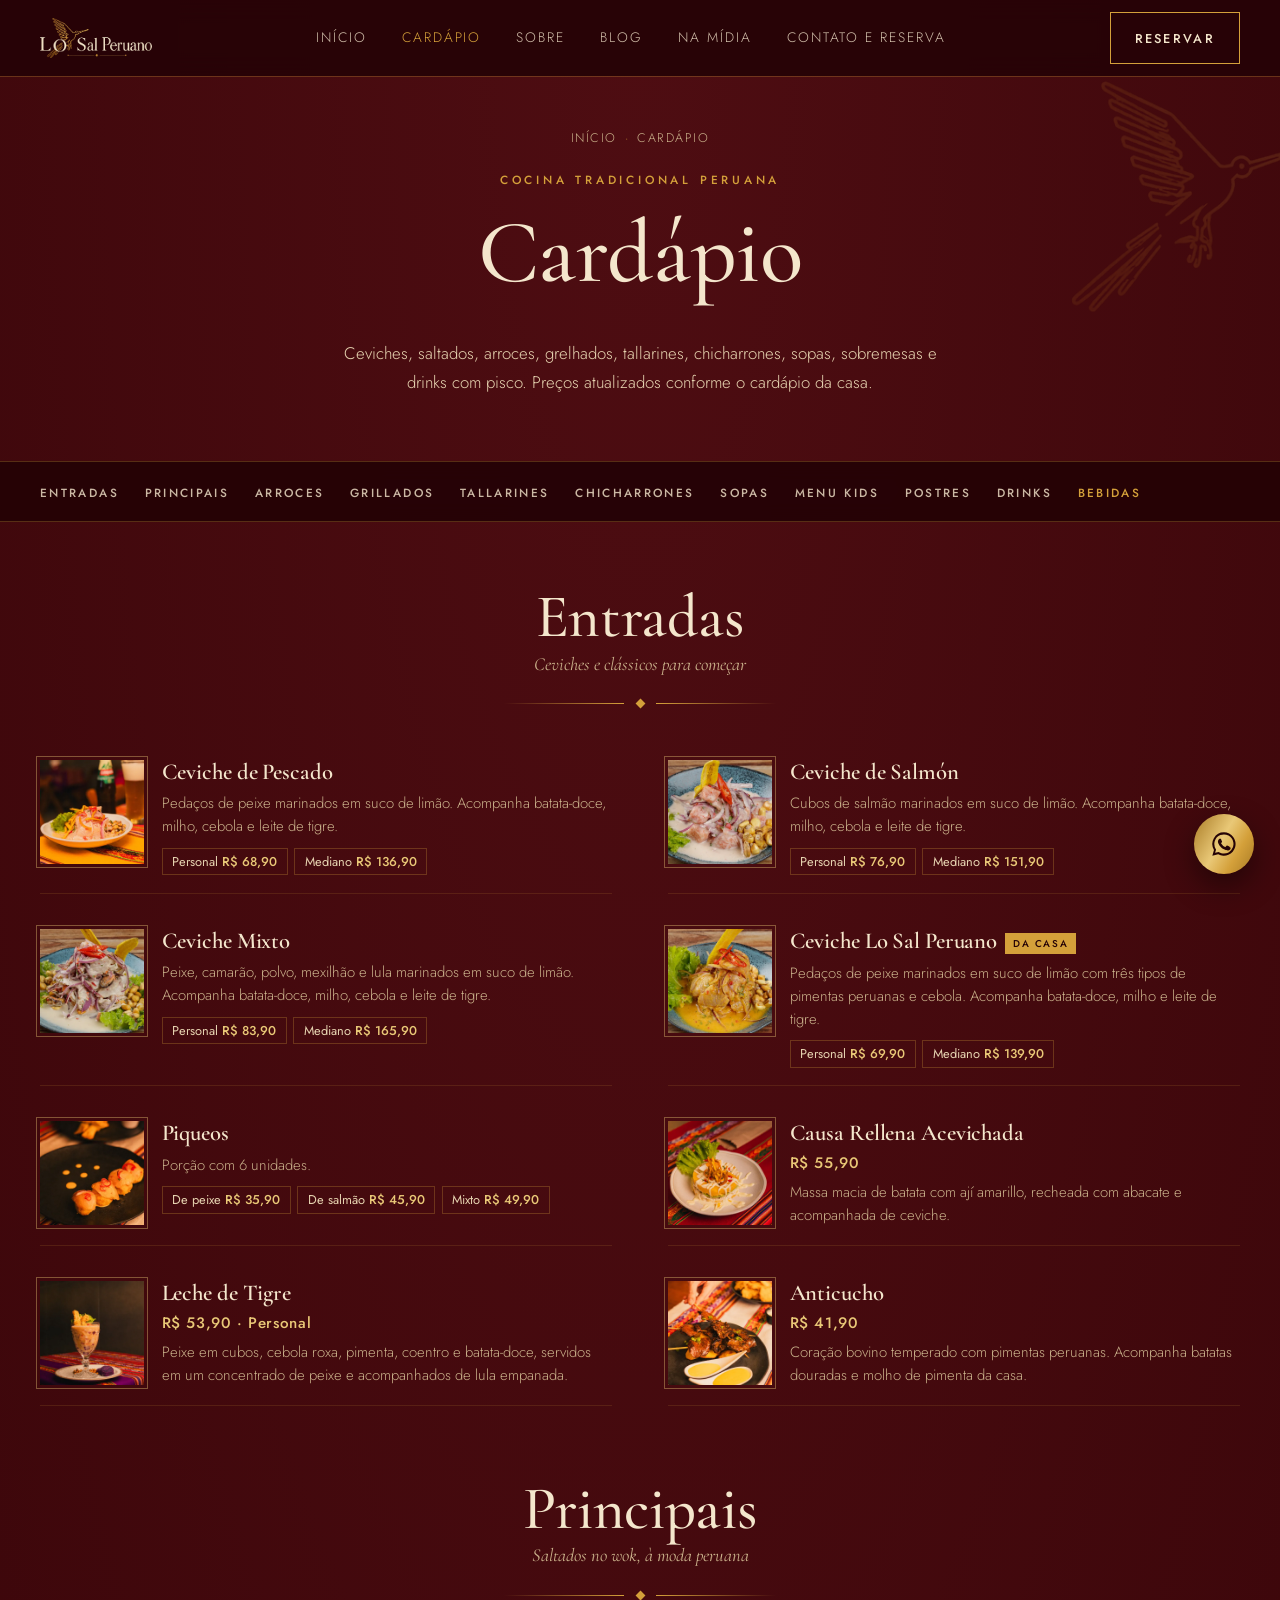
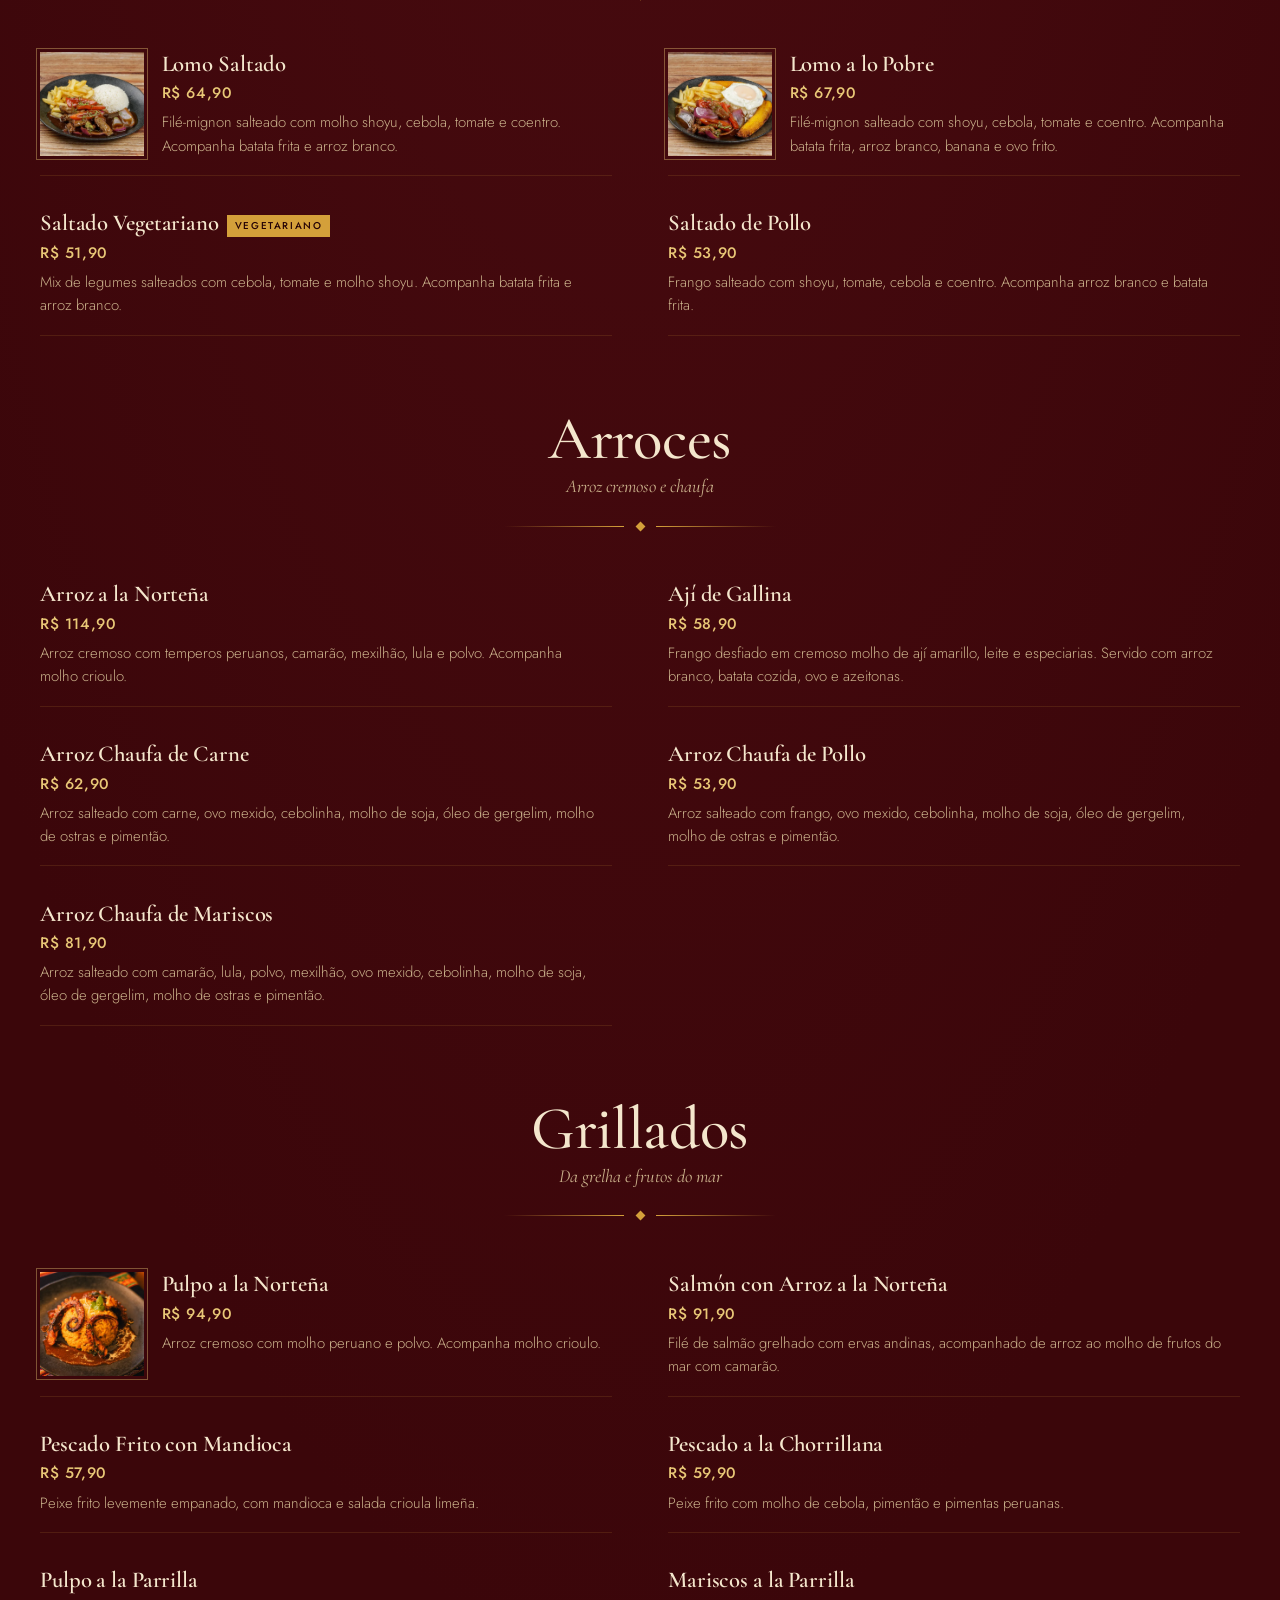
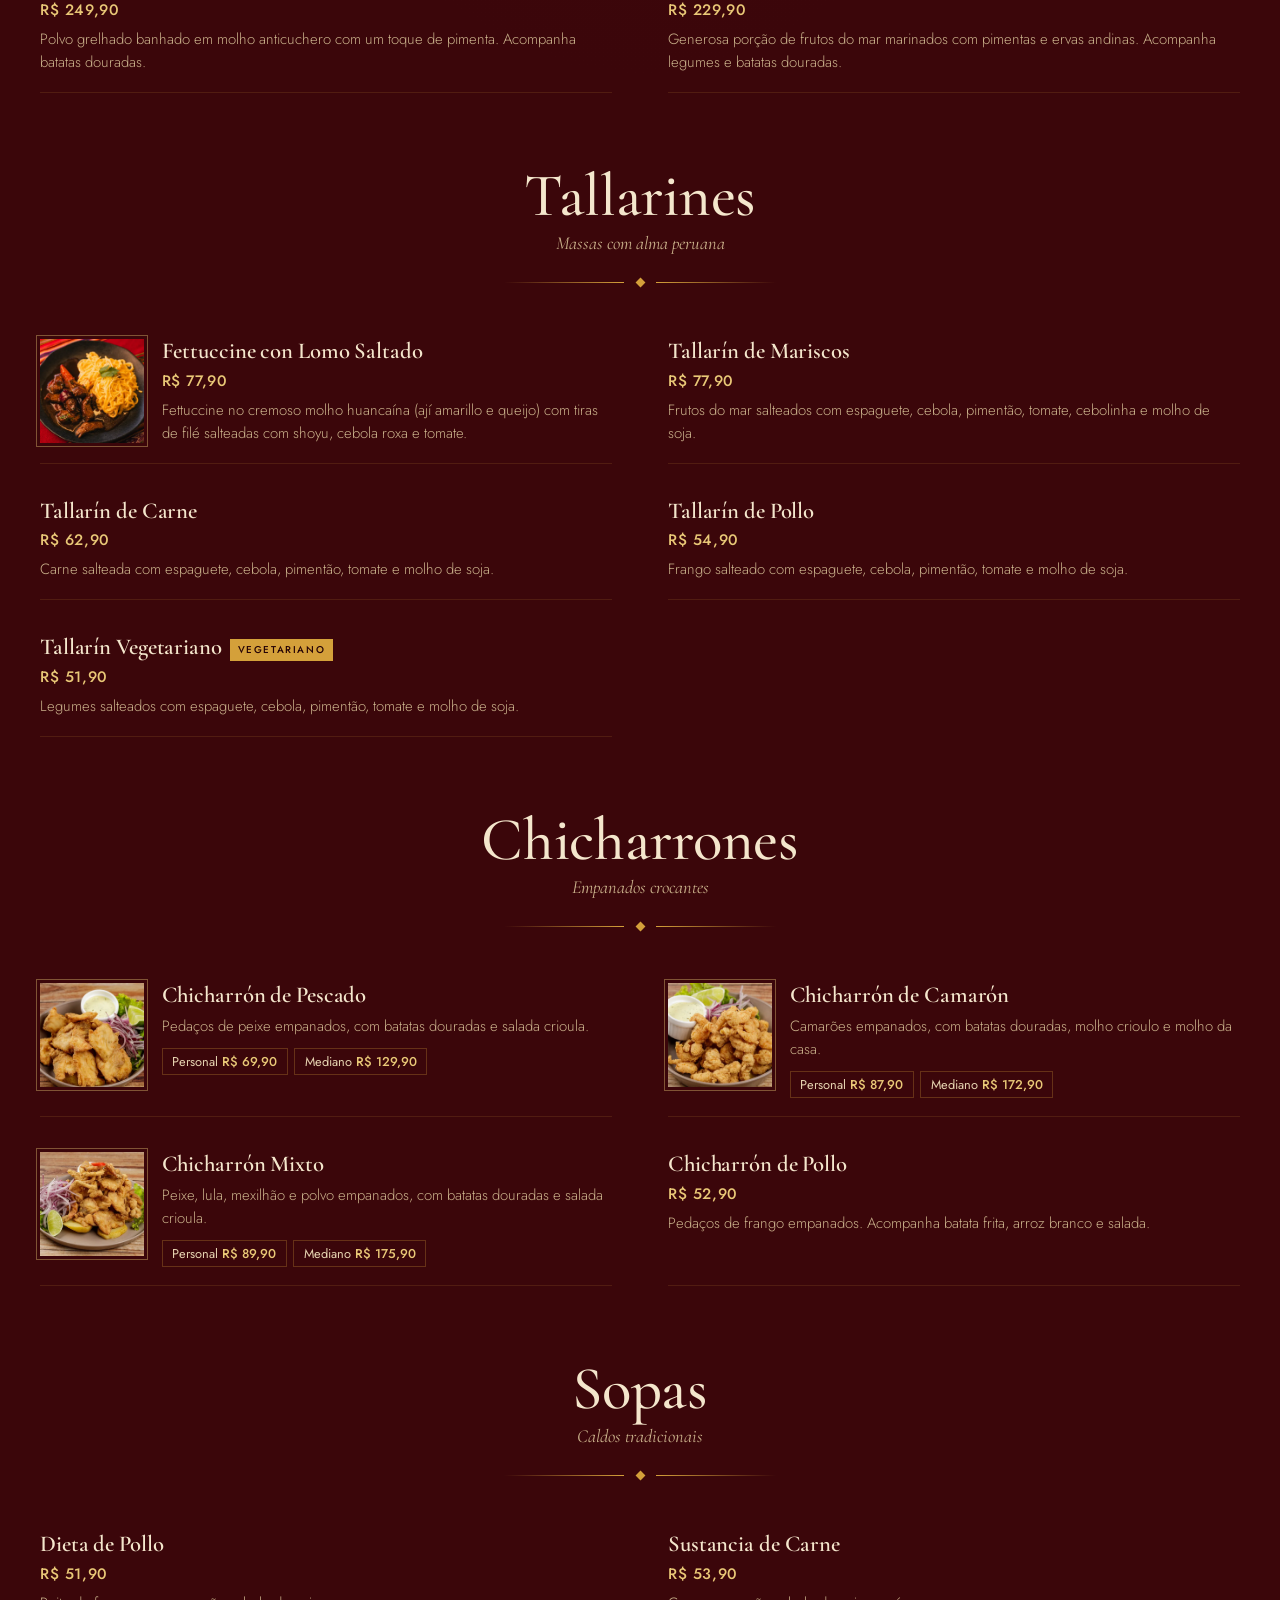
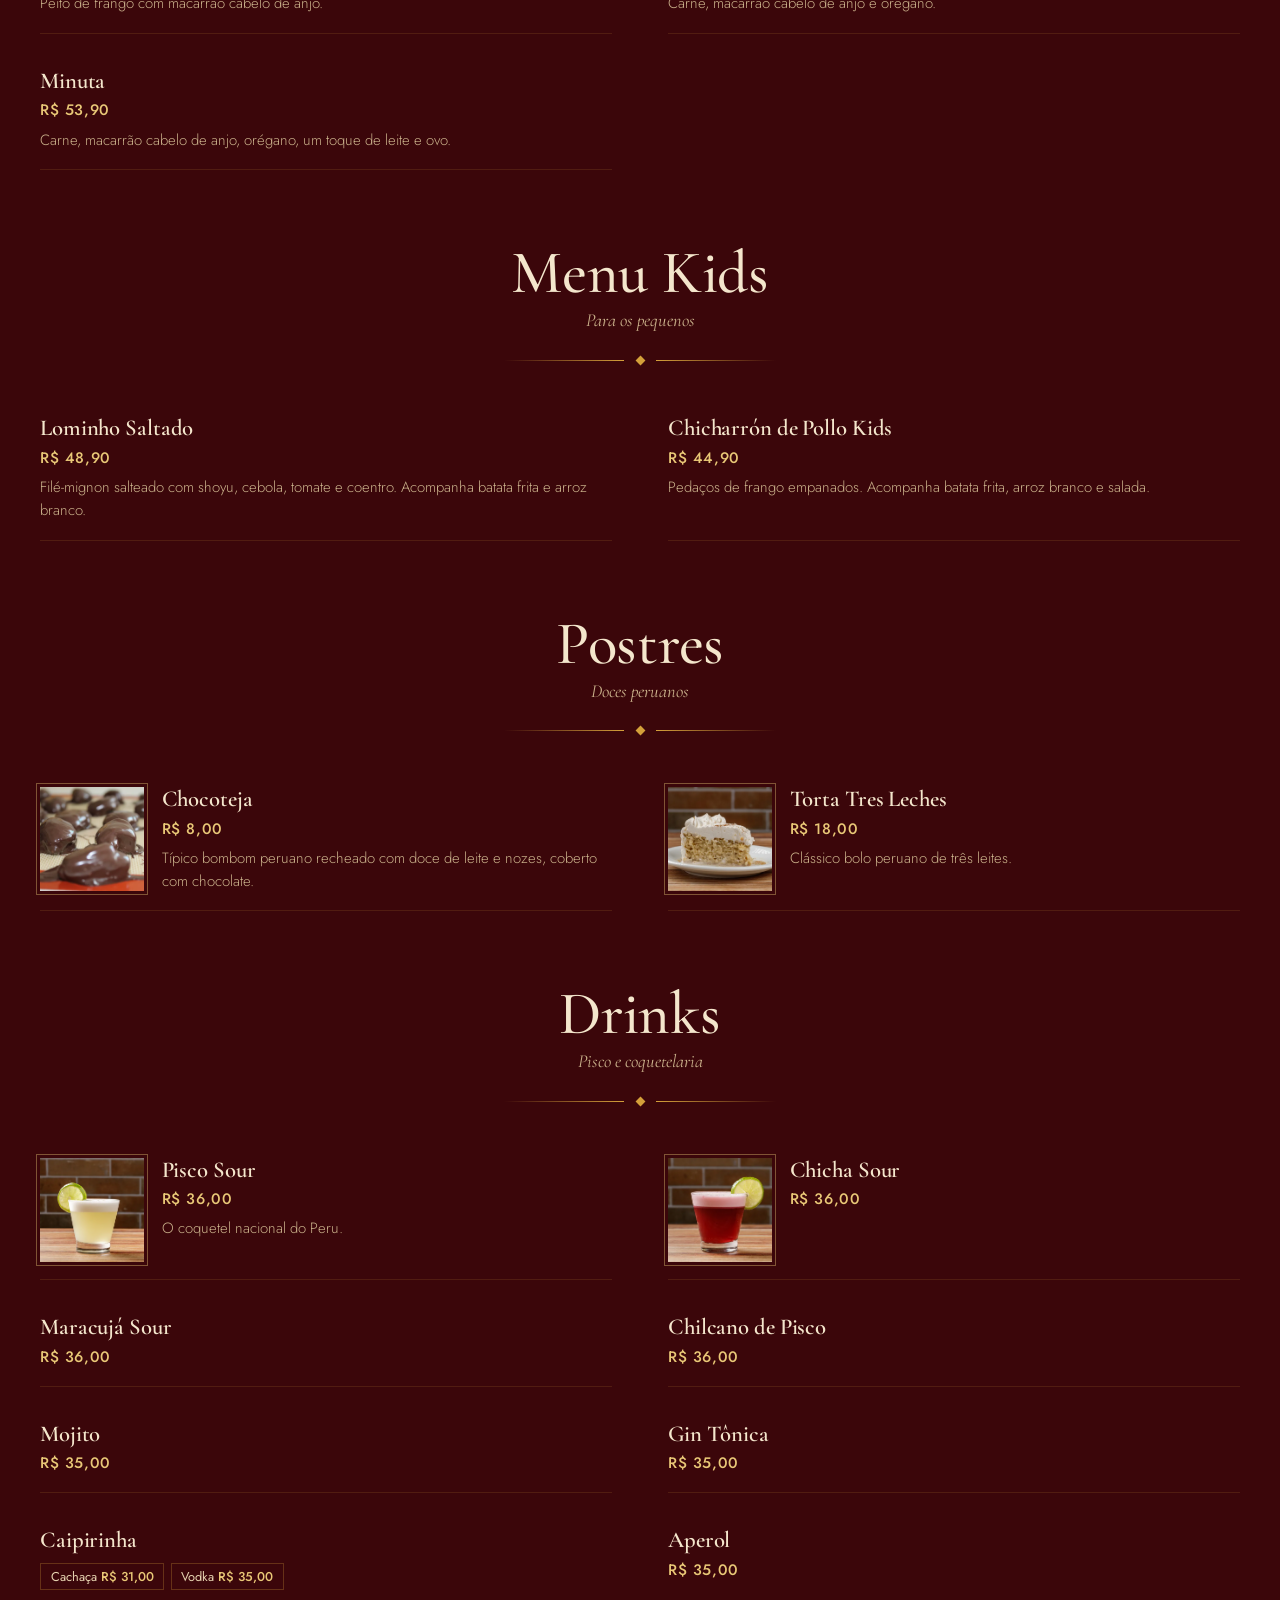
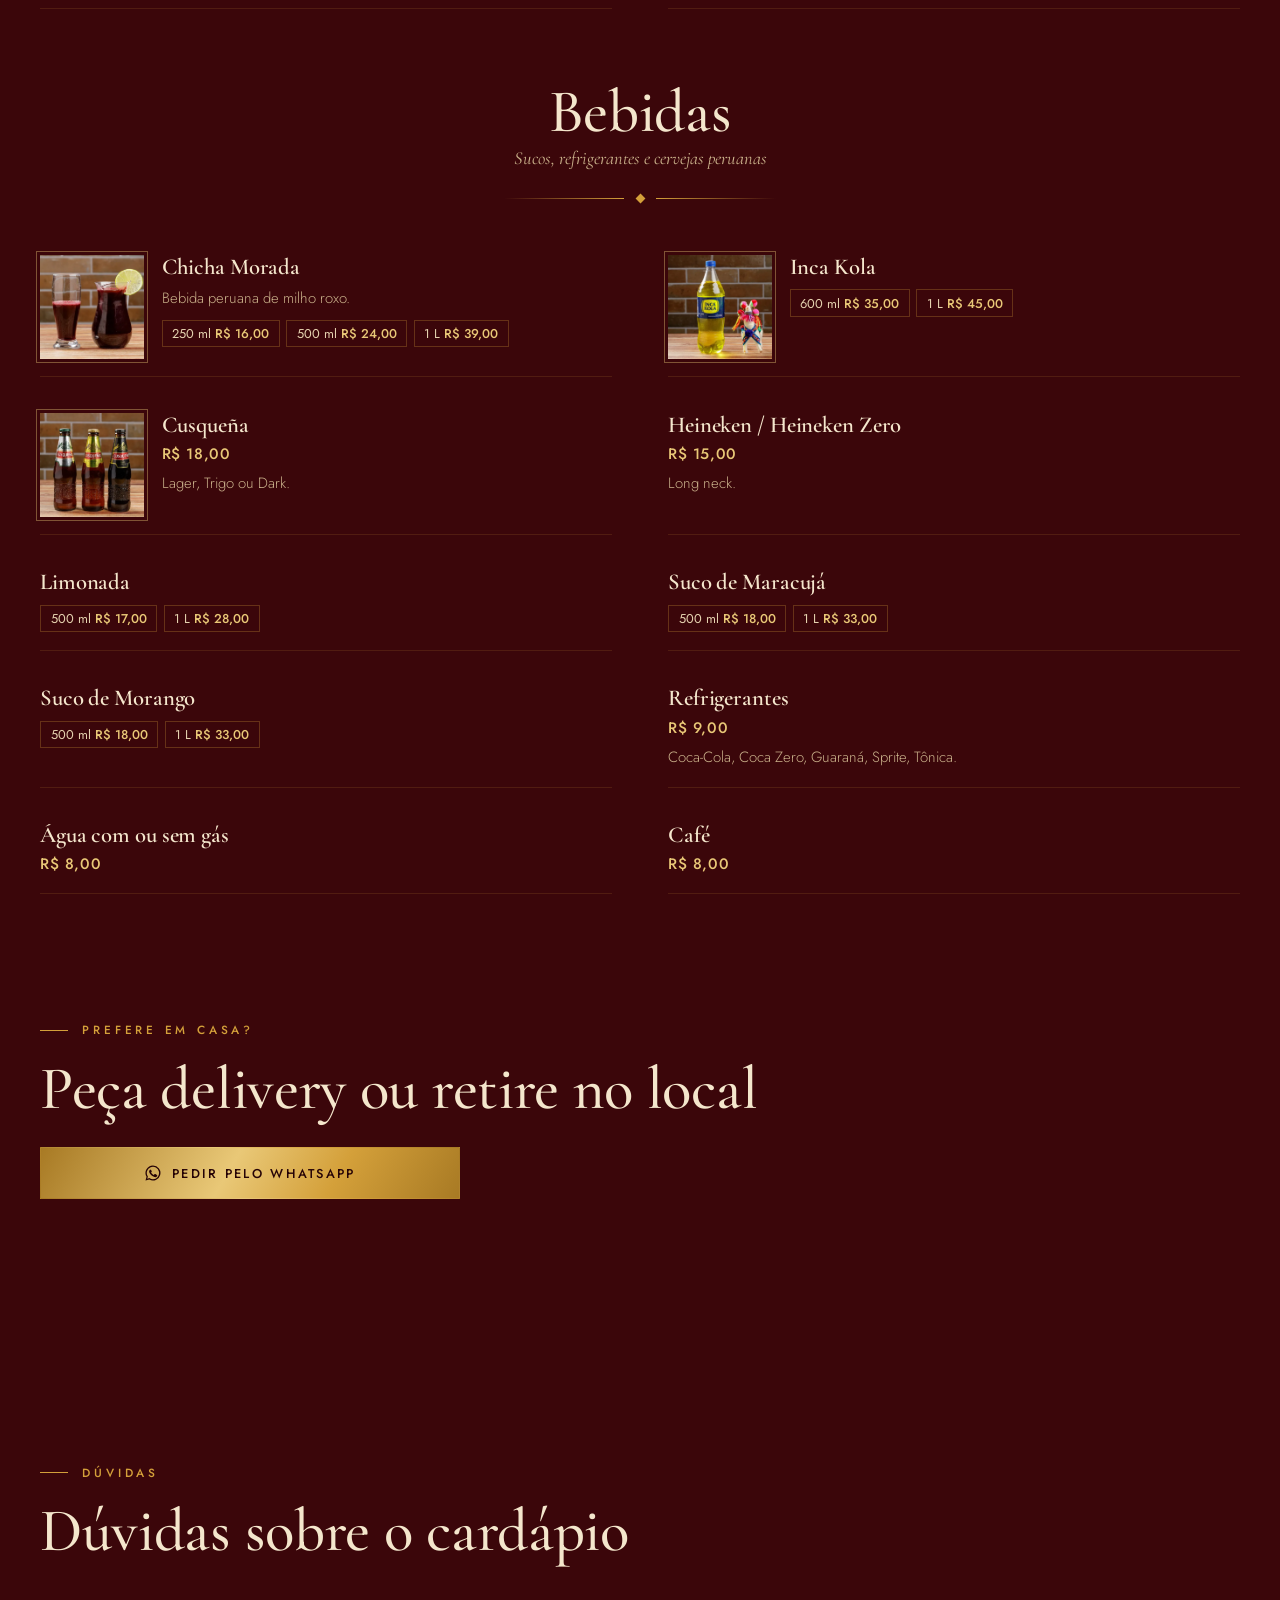
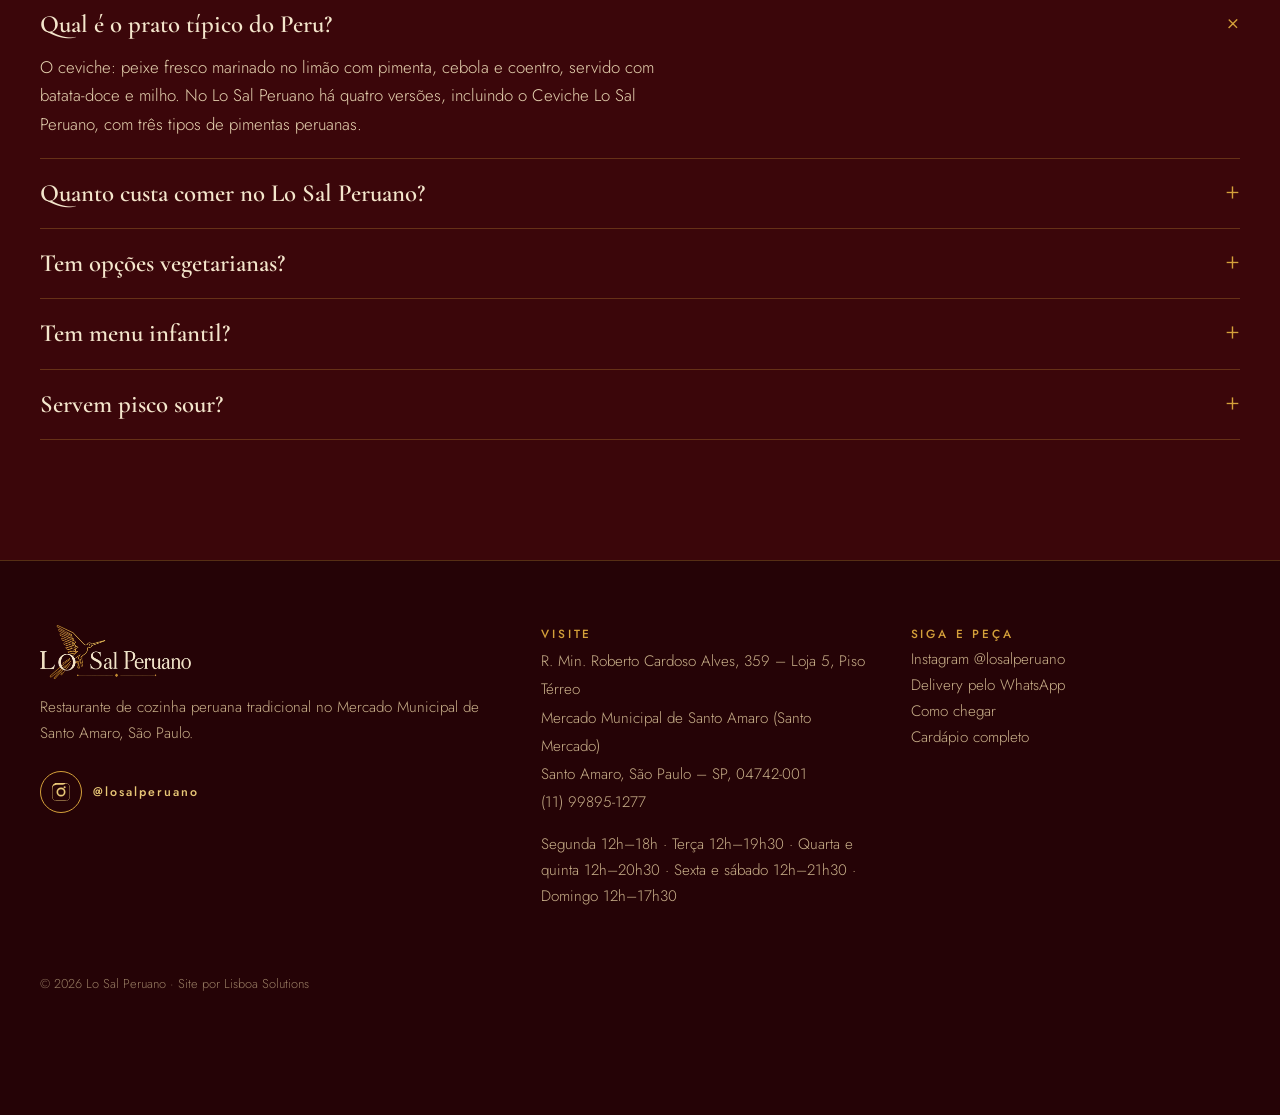
<file: cardapio/index.html>
<!doctype html><html lang="pt-BR"><head><meta charset="utf-8">
<script>(function(c,l,a,r,i,t,y){if(i==="CLARITY_ID")return;c[a]=c[a]||function(){(c[a].q=c[a].q||[]).push(arguments)};t=l.createElement(r);t.async=1;t.src="https://www.clarity.ms/tag/"+i;y=l.getElementsByTagName(r)[0];y.parentNode.insertBefore(t,y)})(window,document,"clarity","script","CLARITY_ID");</script>
<meta name="viewport" content="width=device-width,initial-scale=1,viewport-fit=cover">
<title>Cardápio Lo Sal Peruano | Ceviche, Lomo Saltado e Pisco Sour</title><meta name="description" content="Cardápio completo do Lo Sal Peruano com preços: 4 ceviches, causa, anticucho, lomo saltado, arroz chaufa, ají de gallina, chicharrones e pisco sour. Santo Amaro, SP.">
<link rel="canonical" href="https://losalperuano.com.br/cardapio/"><meta name="robots" content="index,follow,max-image-preview:large">
<meta name="theme-color" content="#3B060A"><meta name="geo.region" content="BR-SP"><meta name="geo.placename" content="Santo Amaro, São Paulo">
<meta property="og:type" content="website"><meta property="og:locale" content="pt_BR"><meta property="og:site_name" content="Lo Sal Peruano">
<meta property="og:title" content="Cardápio Lo Sal Peruano | Ceviche, Lomo Saltado e Pisco Sour"><meta property="og:description" content="Cardápio completo do Lo Sal Peruano com preços: 4 ceviches, causa, anticucho, lomo saltado, arroz chaufa, ají de gallina, chicharrones e pisco sour. Santo Amaro, SP."><meta property="og:url" content="https://losalperuano.com.br/cardapio/"><meta property="og:image" content="https://losalperuano.com.br/img/og.jpg">
<meta name="twitter:card" content="summary_large_image">
<link rel="icon" href="/favicon.ico" sizes="any"><link rel="icon" type="image/png" sizes="32x32" href="/favicon-32.png"><link rel="apple-touch-icon" href="/apple-touch-icon.png"><link rel="manifest" href="/site.webmanifest">
<link rel="preconnect" href="https://fonts.googleapis.com"><link rel="preconnect" href="https://fonts.gstatic.com" crossorigin>
<link rel="stylesheet" href="https://fonts.googleapis.com/css2?family=Cormorant+Garamond:ital,wght@0,500;0,600;1,400&family=Jost:wght@300;400;500&display=swap" media="print" onload="this.media='all'">
<noscript><link rel="stylesheet" href="https://fonts.googleapis.com/css2?family=Cormorant+Garamond:ital,wght@0,500;0,600;1,400&family=Jost:wght@300;400;500&display=swap"></noscript>
<link rel="stylesheet" href="/assets/style.css">
<script type="application/ld+json">{"@context":"https://schema.org","@graph":[{"@type":"Restaurant","@id":"https://losalperuano.com.br/#restaurante","name":"Lo Sal Peruano","alternateName":"Restaurante Peruano Lo Sal","slogan":"Cocina Tradicional","url":"https://losalperuano.com.br/","logo":"https://losalperuano.com.br/img/logo.webp","image":["https://losalperuano.com.br/img/slide/pulpo-a-la-nortena.webp","https://losalperuano.com.br/img/slide/ceviche-de-pescado.webp","https://losalperuano.com.br/img/slide/fettuccine-con-lomo-saltado.webp","https://losalperuano.com.br/img/slide/salao-lo-sal-peruano.webp","https://losalperuano.com.br/img/slide/mesas-santo-mercado.webp","https://losalperuano.com.br/img/og.jpg"],"telephone":"+55 11 99895-1277","address":{"@type":"PostalAddress","streetAddress":"R. Min. Roberto Cardoso Alves, 359 - Loja 5, Piso Térreo (Mercado Municipal de Santo Amaro)","addressLocality":"São Paulo","addressRegion":"SP","postalCode":"04742-001","addressCountry":"BR"},"geo":{"@type":"GeoCoordinates","latitude":-23.650263,"longitude":-46.699966},"servesCuisine":["Peruvian","Peruana","Ceviche"],"priceRange":"R$ 60–120","currenciesAccepted":"BRL","menu":"https://losalperuano.com.br/cardapio/","hasMenu":{"@id":"https://losalperuano.com.br/cardapio/#menu"},"hasMap":"https://www.google.com/maps?cid=2345966665367776987","containedInPlace":{"@type":"Place","name":"Mercado Municipal de Santo Amaro (Santo Mercado)"},"areaServed":{"@type":"City","name":"São Paulo"},"sameAs":["https://www.instagram.com/losalperuano/"],"subjectOf":[{"@type":"Article","headline":"Volta ao mundo em sabores: 7 restaurantes com culinária de outros países em SP","url":"https://www.gazetasp.com.br/turismo/volta-ao-mundo-em-sabores-7-restaurantes-com-culinaria-de-outros/","publisher":{"@type":"Organization","name":"Gazeta de São Paulo"},"datePublished":"2023-02-17"},{"@type":"Article","headline":"Lo Sal Peruano no Tatuapé traz história de superação e sabor","url":"https://infomente.com.br/lo-sal-peruano-no-tatuape-traz-historia-de-superacao-e-sabor/","publisher":{"@type":"Organization","name":"Infomente"},"datePublished":"2024-12-17"},{"@type":"Article","headline":"Lo Sal Peruano abre suas portas na Zona Leste","url":"https://saopauloemdestaque.com.br/lo-sal-peruano-abre-suas-portas-na-zona-leste/","publisher":{"@type":"Organization","name":"São Paulo em Destaque"}},{"@type":"Article","headline":"Conheça o Lo Sal Peruano, em São Paulo","url":"https://gastronominho.com.br/comidas/2022/09/conheca-o-lo-sal-peruano-em-sao-paulo/","publisher":{"@type":"Organization","name":"Gastronominho"},"datePublished":"2022-09-27"},{"@type":"Article","headline":"Comida peruana no Mercadão de São Paulo – Lo Sal Peruano","url":"https://gastronomiaeviagens.com.br/2022/03/09/comida-peruana-no-mercadao-de-sao-paulo-lo-sal-peruano/","publisher":{"@type":"Organization","name":"Gastronomia e Viagens"},"datePublished":"2022-03-09"}],"founder":{"@type":"Person","@id":"https://losalperuano.com.br/sobre/#jonas-azevedo","name":"Jonas Azevedo"},"knowsLanguage":["pt-BR","es"],"parentOrganization":{"@id":"https://losalperuano.com.br/#marca"},"brand":{"@id":"https://losalperuano.com.br/#marca"},"branchCode":"santo-amaro","openingHoursSpecification":[{"@type":"OpeningHoursSpecification","dayOfWeek":"https://schema.org/Monday","opens":"12:00","closes":"18:00"},{"@type":"OpeningHoursSpecification","dayOfWeek":"https://schema.org/Tuesday","opens":"12:00","closes":"19:30"},{"@type":"OpeningHoursSpecification","dayOfWeek":"https://schema.org/Wednesday","opens":"12:00","closes":"20:30"},{"@type":"OpeningHoursSpecification","dayOfWeek":"https://schema.org/Thursday","opens":"12:00","closes":"20:30"},{"@type":"OpeningHoursSpecification","dayOfWeek":"https://schema.org/Friday","opens":"12:00","closes":"21:30"},{"@type":"OpeningHoursSpecification","dayOfWeek":"https://schema.org/Saturday","opens":"12:00","closes":"21:30"},{"@type":"OpeningHoursSpecification","dayOfWeek":"https://schema.org/Sunday","opens":"12:00","closes":"17:30"}],"amenityFeature":[{"@type":"LocationFeatureSpecification","name":"Mesas externas","value":true},{"@type":"LocationFeatureSpecification","name":"Música ao vivo","value":true},{"@type":"LocationFeatureSpecification","name":"Opções vegetarianas","value":true},{"@type":"LocationFeatureSpecification","name":"Delivery","value":true},{"@type":"LocationFeatureSpecification","name":"Retirada no local","value":true},{"@type":"LocationFeatureSpecification","name":"Menu infantil","value":true},{"@type":"LocationFeatureSpecification","name":"Estacionamento (Santo Mercado)","value":true}],"potentialAction":{"@type":"OrderAction","target":"https://wa.me/5511998951277?text=Ol%C3%A1%21%20Voc%C3%AAs%20fazem%20delivery%3F%20Quero%20fazer%20um%20pedido.","deliveryMethod":["http://purl.org/goodrelations/v1#DeliveryModeOwnFleet","http://purl.org/goodrelations/v1#DeliveryModePickUp"]}},{"@type":"Menu","@id":"https://losalperuano.com.br/cardapio/#menu","name":"Cardápio Lo Sal Peruano","inLanguage":"pt-BR","hasMenuSection":[{"@type":"MenuSection","name":"Entradas","description":"Ceviches e clássicos para começar","hasMenuItem":[{"@type":"MenuItem","name":"Ceviche de Pescado","description":"Pedaços de peixe marinados em suco de limão. Acompanha batata-doce, milho, cebola e leite de tigre.","image":"https://losalperuano.com.br/img/sq/ceviche-de-pescado.webp","offers":[{"@type":"Offer","price":"68.90","priceCurrency":"BRL","name":"Personal"},{"@type":"Offer","price":"136.90","priceCurrency":"BRL","name":"Mediano"}]},{"@type":"MenuItem","name":"Ceviche de Salmón","description":"Cubos de salmão marinados em suco de limão. Acompanha batata-doce, milho, cebola e leite de tigre.","image":"https://losalperuano.com.br/img/sq/ceviche-de-salmon.webp","offers":[{"@type":"Offer","price":"76.90","priceCurrency":"BRL","name":"Personal"},{"@type":"Offer","price":"151.90","priceCurrency":"BRL","name":"Mediano"}]},{"@type":"MenuItem","name":"Ceviche Mixto","description":"Peixe, camarão, polvo, mexilhão e lula marinados em suco de limão. Acompanha batata-doce, milho, cebola e leite de tigre.","image":"https://losalperuano.com.br/img/sq/ceviche-mixto.webp","offers":[{"@type":"Offer","price":"83.90","priceCurrency":"BRL","name":"Personal"},{"@type":"Offer","price":"165.90","priceCurrency":"BRL","name":"Mediano"}]},{"@type":"MenuItem","name":"Ceviche Lo Sal Peruano","description":"Pedaços de peixe marinados em suco de limão com três tipos de pimentas peruanas e cebola. Acompanha batata-doce, milho e leite de tigre.","image":"https://losalperuano.com.br/img/sq/ceviche-lo-sal-peruano.webp","offers":[{"@type":"Offer","price":"69.90","priceCurrency":"BRL","name":"Personal"},{"@type":"Offer","price":"139.90","priceCurrency":"BRL","name":"Mediano"}]},{"@type":"MenuItem","name":"Piqueos","description":"Porção com 6 unidades.","image":"https://losalperuano.com.br/img/sq/piqueos.webp","offers":[{"@type":"Offer","price":"35.90","priceCurrency":"BRL","name":"De peixe"},{"@type":"Offer","price":"45.90","priceCurrency":"BRL","name":"De salmão"},{"@type":"Offer","price":"49.90","priceCurrency":"BRL","name":"Mixto"}]},{"@type":"MenuItem","name":"Causa Rellena Acevichada","description":"Massa macia de batata com ají amarillo, recheada com abacate e acompanhada de ceviche.","image":"https://losalperuano.com.br/img/sq/causa-rellena-acevichada.webp","offers":{"@type":"Offer","price":"55.90","priceCurrency":"BRL"}},{"@type":"MenuItem","name":"Leche de Tigre","description":"Peixe em cubos, cebola roxa, pimenta, coentro e batata-doce, servidos em um concentrado de peixe e acompanhados de lula empanada.","image":"https://losalperuano.com.br/img/sq/leche-de-tigre.webp","offers":{"@type":"Offer","price":"53.90","priceCurrency":"BRL","name":"Personal"}},{"@type":"MenuItem","name":"Anticucho","description":"Coração bovino temperado com pimentas peruanas. Acompanha batatas douradas e molho de pimenta da casa.","image":"https://losalperuano.com.br/img/sq/anticucho.webp","offers":{"@type":"Offer","price":"41.90","priceCurrency":"BRL"}}]},{"@type":"MenuSection","name":"Principais","description":"Saltados no wok, à moda peruana","hasMenuItem":[{"@type":"MenuItem","name":"Lomo Saltado","description":"Filé-mignon salteado com molho shoyu, cebola, tomate e coentro. Acompanha batata frita e arroz branco.","image":"https://losalperuano.com.br/img/sq/lomo-saltado.webp","offers":{"@type":"Offer","price":"64.90","priceCurrency":"BRL"}},{"@type":"MenuItem","name":"Lomo a lo Pobre","description":"Filé-mignon salteado com shoyu, cebola, tomate e coentro. Acompanha batata frita, arroz branco, banana e ovo frito.","image":"https://losalperuano.com.br/img/sq/lomo-a-lo-pobre.webp","offers":{"@type":"Offer","price":"67.90","priceCurrency":"BRL"}},{"@type":"MenuItem","name":"Saltado Vegetariano","description":"Mix de legumes salteados com cebola, tomate e molho shoyu. Acompanha batata frita e arroz branco.","suitableForDiet":"https://schema.org/VegetarianDiet","offers":{"@type":"Offer","price":"51.90","priceCurrency":"BRL"}},{"@type":"MenuItem","name":"Saltado de Pollo","description":"Frango salteado com shoyu, tomate, cebola e coentro. Acompanha arroz branco e batata frita.","offers":{"@type":"Offer","price":"53.90","priceCurrency":"BRL"}}]},{"@type":"MenuSection","name":"Arroces","description":"Arroz cremoso e chaufa","hasMenuItem":[{"@type":"MenuItem","name":"Arroz a la Norteña","description":"Arroz cremoso com temperos peruanos, camarão, mexilhão, lula e polvo. Acompanha molho crioulo.","offers":{"@type":"Offer","price":"114.90","priceCurrency":"BRL"}},{"@type":"MenuItem","name":"Ají de Gallina","description":"Frango desfiado em cremoso molho de ají amarillo, leite e especiarias. Servido com arroz branco, batata cozida, ovo e azeitonas.","offers":{"@type":"Offer","price":"58.90","priceCurrency":"BRL"}},{"@type":"MenuItem","name":"Arroz Chaufa de Carne","description":"Arroz salteado com carne, ovo mexido, cebolinha, molho de soja, óleo de gergelim, molho de ostras e pimentão.","offers":{"@type":"Offer","price":"62.90","priceCurrency":"BRL"}},{"@type":"MenuItem","name":"Arroz Chaufa de Pollo","description":"Arroz salteado com frango, ovo mexido, cebolinha, molho de soja, óleo de gergelim, molho de ostras e pimentão.","offers":{"@type":"Offer","price":"53.90","priceCurrency":"BRL"}},{"@type":"MenuItem","name":"Arroz Chaufa de Mariscos","description":"Arroz salteado com camarão, lula, polvo, mexilhão, ovo mexido, cebolinha, molho de soja, óleo de gergelim, molho de ostras e pimentão.","offers":{"@type":"Offer","price":"81.90","priceCurrency":"BRL"}}]},{"@type":"MenuSection","name":"Grillados","description":"Da grelha e frutos do mar","hasMenuItem":[{"@type":"MenuItem","name":"Pulpo a la Norteña","description":"Arroz cremoso com molho peruano e polvo. Acompanha molho crioulo.","image":"https://losalperuano.com.br/img/sq/pulpo-a-la-nortena.webp","offers":{"@type":"Offer","price":"94.90","priceCurrency":"BRL"}},{"@type":"MenuItem","name":"Salmón con Arroz a la Norteña","description":"Filé de salmão grelhado com ervas andinas, acompanhado de arroz ao molho de frutos do mar com camarão.","offers":{"@type":"Offer","price":"91.90","priceCurrency":"BRL"}},{"@type":"MenuItem","name":"Pescado Frito con Mandioca","description":"Peixe frito levemente empanado, com mandioca e salada crioula limeña.","offers":{"@type":"Offer","price":"57.90","priceCurrency":"BRL"}},{"@type":"MenuItem","name":"Pescado a la Chorrillana","description":"Peixe frito com molho de cebola, pimentão e pimentas peruanas.","offers":{"@type":"Offer","price":"59.90","priceCurrency":"BRL"}},{"@type":"MenuItem","name":"Pulpo a la Parrilla","description":"Polvo grelhado banhado em molho anticuchero com um toque de pimenta. Acompanha batatas douradas.","offers":{"@type":"Offer","price":"249.90","priceCurrency":"BRL"}},{"@type":"MenuItem","name":"Mariscos a la Parrilla","description":"Generosa porção de frutos do mar marinados com pimentas e ervas andinas. Acompanha legumes e batatas douradas.","offers":{"@type":"Offer","price":"229.90","priceCurrency":"BRL"}}]},{"@type":"MenuSection","name":"Tallarines","description":"Massas com alma peruana","hasMenuItem":[{"@type":"MenuItem","name":"Fettuccine con Lomo Saltado","description":"Fettuccine no cremoso molho huancaína (ají amarillo e queijo) com tiras de filé salteadas com shoyu, cebola roxa e tomate.","image":"https://losalperuano.com.br/img/sq/fettuccine-con-lomo-saltado.webp","offers":{"@type":"Offer","price":"77.90","priceCurrency":"BRL"}},{"@type":"MenuItem","name":"Tallarín de Mariscos","description":"Frutos do mar salteados com espaguete, cebola, pimentão, tomate, cebolinha e molho de soja.","offers":{"@type":"Offer","price":"77.90","priceCurrency":"BRL"}},{"@type":"MenuItem","name":"Tallarín de Carne","description":"Carne salteada com espaguete, cebola, pimentão, tomate e molho de soja.","offers":{"@type":"Offer","price":"62.90","priceCurrency":"BRL"}},{"@type":"MenuItem","name":"Tallarín de Pollo","description":"Frango salteado com espaguete, cebola, pimentão, tomate e molho de soja.","offers":{"@type":"Offer","price":"54.90","priceCurrency":"BRL"}},{"@type":"MenuItem","name":"Tallarín Vegetariano","description":"Legumes salteados com espaguete, cebola, pimentão, tomate e molho de soja.","suitableForDiet":"https://schema.org/VegetarianDiet","offers":{"@type":"Offer","price":"51.90","priceCurrency":"BRL"}}]},{"@type":"MenuSection","name":"Chicharrones","description":"Empanados crocantes","hasMenuItem":[{"@type":"MenuItem","name":"Chicharrón de Pescado","description":"Pedaços de peixe empanados, com batatas douradas e salada crioula.","image":"https://losalperuano.com.br/img/sq/chicharron-de-pescado.webp","offers":[{"@type":"Offer","price":"69.90","priceCurrency":"BRL","name":"Personal"},{"@type":"Offer","price":"129.90","priceCurrency":"BRL","name":"Mediano"}]},{"@type":"MenuItem","name":"Chicharrón de Camarón","description":"Camarões empanados, com batatas douradas, molho crioulo e molho da casa.","image":"https://losalperuano.com.br/img/sq/chicharron-de-camaron.webp","offers":[{"@type":"Offer","price":"87.90","priceCurrency":"BRL","name":"Personal"},{"@type":"Offer","price":"172.90","priceCurrency":"BRL","name":"Mediano"}]},{"@type":"MenuItem","name":"Chicharrón Mixto","description":"Peixe, lula, mexilhão e polvo empanados, com batatas douradas e salada crioula.","image":"https://losalperuano.com.br/img/sq/chicharron-mixto.webp","offers":[{"@type":"Offer","price":"89.90","priceCurrency":"BRL","name":"Personal"},{"@type":"Offer","price":"175.90","priceCurrency":"BRL","name":"Mediano"}]},{"@type":"MenuItem","name":"Chicharrón de Pollo","description":"Pedaços de frango empanados. Acompanha batata frita, arroz branco e salada.","offers":{"@type":"Offer","price":"52.90","priceCurrency":"BRL"}}]},{"@type":"MenuSection","name":"Sopas","description":"Caldos tradicionais","hasMenuItem":[{"@type":"MenuItem","name":"Dieta de Pollo","description":"Peito de frango com macarrão cabelo de anjo.","offers":{"@type":"Offer","price":"51.90","priceCurrency":"BRL"}},{"@type":"MenuItem","name":"Sustancia de Carne","description":"Carne, macarrão cabelo de anjo e orégano.","offers":{"@type":"Offer","price":"53.90","priceCurrency":"BRL"}},{"@type":"MenuItem","name":"Minuta","description":"Carne, macarrão cabelo de anjo, orégano, um toque de leite e ovo.","offers":{"@type":"Offer","price":"53.90","priceCurrency":"BRL"}}]},{"@type":"MenuSection","name":"Menu Kids","description":"Para os pequenos","hasMenuItem":[{"@type":"MenuItem","name":"Lominho Saltado","description":"Filé-mignon salteado com shoyu, cebola, tomate e coentro. Acompanha batata frita e arroz branco.","offers":{"@type":"Offer","price":"48.90","priceCurrency":"BRL"}},{"@type":"MenuItem","name":"Chicharrón de Pollo Kids","description":"Pedaços de frango empanados. Acompanha batata frita, arroz branco e salada.","offers":{"@type":"Offer","price":"44.90","priceCurrency":"BRL"}}]},{"@type":"MenuSection","name":"Postres","description":"Doces peruanos","hasMenuItem":[{"@type":"MenuItem","name":"Chocoteja","description":"Típico bombom peruano recheado com doce de leite e nozes, coberto com chocolate.","image":"https://losalperuano.com.br/img/sq/chocoteja.webp","offers":{"@type":"Offer","price":"8.00","priceCurrency":"BRL"}},{"@type":"MenuItem","name":"Torta Tres Leches","description":"Clássico bolo peruano de três leites.","image":"https://losalperuano.com.br/img/sq/torta-tres-leches.webp","offers":{"@type":"Offer","price":"18.00","priceCurrency":"BRL"}}]},{"@type":"MenuSection","name":"Drinks","description":"Pisco e coquetelaria","hasMenuItem":[{"@type":"MenuItem","name":"Pisco Sour","description":"O coquetel nacional do Peru.","image":"https://losalperuano.com.br/img/sq/pisco-sour.webp","offers":{"@type":"Offer","price":"36.00","priceCurrency":"BRL"}},{"@type":"MenuItem","name":"Chicha Sour","image":"https://losalperuano.com.br/img/sq/chicha-sour.webp","offers":{"@type":"Offer","price":"36.00","priceCurrency":"BRL"}},{"@type":"MenuItem","name":"Maracujá Sour","offers":{"@type":"Offer","price":"36.00","priceCurrency":"BRL"}},{"@type":"MenuItem","name":"Chilcano de Pisco","offers":{"@type":"Offer","price":"36.00","priceCurrency":"BRL"}},{"@type":"MenuItem","name":"Mojito","offers":{"@type":"Offer","price":"35.00","priceCurrency":"BRL"}},{"@type":"MenuItem","name":"Gin Tônica","offers":{"@type":"Offer","price":"35.00","priceCurrency":"BRL"}},{"@type":"MenuItem","name":"Caipirinha","offers":[{"@type":"Offer","price":"31.00","priceCurrency":"BRL","name":"Cachaça"},{"@type":"Offer","price":"35.00","priceCurrency":"BRL","name":"Vodka"}]},{"@type":"MenuItem","name":"Aperol","offers":{"@type":"Offer","price":"35.00","priceCurrency":"BRL"}}]},{"@type":"MenuSection","name":"Bebidas","description":"Sucos, refrigerantes e cervejas peruanas","hasMenuItem":[{"@type":"MenuItem","name":"Chicha Morada","description":"Bebida peruana de milho roxo.","image":"https://losalperuano.com.br/img/sq/chicha-morada.webp","offers":[{"@type":"Offer","price":"16.00","priceCurrency":"BRL","name":"250 ml"},{"@type":"Offer","price":"24.00","priceCurrency":"BRL","name":"500 ml"},{"@type":"Offer","price":"39.00","priceCurrency":"BRL","name":"1 L"}]},{"@type":"MenuItem","name":"Inca Kola","image":"https://losalperuano.com.br/img/sq/inca-kola.webp","offers":[{"@type":"Offer","price":"35.00","priceCurrency":"BRL","name":"600 ml"},{"@type":"Offer","price":"45.00","priceCurrency":"BRL","name":"1 L"}]},{"@type":"MenuItem","name":"Cusqueña","description":"Lager, Trigo ou Dark.","image":"https://losalperuano.com.br/img/sq/cusquena.webp","offers":{"@type":"Offer","price":"18.00","priceCurrency":"BRL"}},{"@type":"MenuItem","name":"Heineken / Heineken Zero","description":"Long neck.","offers":{"@type":"Offer","price":"15.00","priceCurrency":"BRL"}},{"@type":"MenuItem","name":"Limonada","offers":[{"@type":"Offer","price":"17.00","priceCurrency":"BRL","name":"500 ml"},{"@type":"Offer","price":"28.00","priceCurrency":"BRL","name":"1 L"}]},{"@type":"MenuItem","name":"Suco de Maracujá","offers":[{"@type":"Offer","price":"18.00","priceCurrency":"BRL","name":"500 ml"},{"@type":"Offer","price":"33.00","priceCurrency":"BRL","name":"1 L"}]},{"@type":"MenuItem","name":"Suco de Morango","offers":[{"@type":"Offer","price":"18.00","priceCurrency":"BRL","name":"500 ml"},{"@type":"Offer","price":"33.00","priceCurrency":"BRL","name":"1 L"}]},{"@type":"MenuItem","name":"Refrigerantes","description":"Coca-Cola, Coca Zero, Guaraná, Sprite, Tônica.","offers":{"@type":"Offer","price":"9.00","priceCurrency":"BRL"}},{"@type":"MenuItem","name":"Água com ou sem gás","offers":{"@type":"Offer","price":"8.00","priceCurrency":"BRL"}},{"@type":"MenuItem","name":"Café","offers":{"@type":"Offer","price":"8.00","priceCurrency":"BRL"}}]}]},{"@type":"BreadcrumbList","itemListElement":[{"@type":"ListItem","position":1,"name":"Início","item":"https://losalperuano.com.br/"},{"@type":"ListItem","position":2,"name":"Cardápio","item":"https://losalperuano.com.br/cardapio/"}]},{"@type":"FAQPage","mainEntity":[{"@type":"Question","name":"Qual é o prato típico do Peru?","acceptedAnswer":{"@type":"Answer","text":"O ceviche: peixe fresco marinado no limão com pimenta, cebola e coentro, servido com batata-doce e milho. No Lo Sal Peruano há quatro versões, incluindo o Ceviche Lo Sal Peruano, com três tipos de pimentas peruanas."}},{"@type":"Question","name":"Quanto custa comer no Lo Sal Peruano?","acceptedAnswer":{"@type":"Answer","text":"A faixa de preço é de R$ 60 a R$ 120 por pessoa. Os ceviches começam em R$ 68,90 (porção Personal) e o lomo saltado custa R$ 64,90."}},{"@type":"Question","name":"Tem opções vegetarianas?","acceptedAnswer":{"@type":"Answer","text":"Sim: Saltado Vegetariano e Tallarín Vegetariano."}},{"@type":"Question","name":"Tem menu infantil?","acceptedAnswer":{"@type":"Answer","text":"Sim. O Menu Kids tem Lominho Saltado e Chicharrón de Pollo."}},{"@type":"Question","name":"Servem pisco sour?","acceptedAnswer":{"@type":"Answer","text":"Sim. O pisco sour é o coquetel nacional do Peru e está na carta, ao lado de chicha sour, maracujá sour e chilcano de pisco."}}]}]}</script></head><body><a class="skip" href="#conteudo">Pular para o conteúdo</a>
<header class="hdr"><div class="wrap"><a class="brand" href="/" aria-label="Lo Sal Peruano, página inicial"><img src="/img/logo.webp" alt="Lo Sal Peruano – Cocina Tradicional" width="600" height="214"></a>
<nav class="nav" aria-label="Principal"><a href="/">Início</a><a href="/cardapio/" aria-current="page">Cardápio</a><a href="/sobre/">Sobre</a><a href="/blog/">Blog</a><a href="/na-midia/">Na mídia</a><a href="/contato/">Contato e reserva</a></nav><a class="btn" href="https://wa.me/5511998951277?text=Ol%C3%A1%21%20Quero%20reservar%20uma%20mesa%20no%20Lo%20Sal%20Peruano." target="_blank" rel="noopener">Reservar</a>
<button class="menu-tg" aria-label="Abrir menu" aria-expanded="false"><span></span><span></span></button></div></header>
<main id="conteudo"><section class="page-hero"><img class="bird" src="/img/beija-flor.webp" alt="" width="256" height="248"><div class="wrap"><nav class="crumbs" aria-label="Você está em"><ol><li><a href="/">Início</a></li><li aria-current="page">Cardápio</li></ol></nav><p class="kicker">Cocina tradicional peruana</p><h1>Cardápio</h1><p class="lead">Ceviches, saltados, arroces, grelhados, tallarines, chicharrones, sopas, sobremesas e drinks com pisco. Preços atualizados conforme o cardápio da casa.</p></div></section><nav class="mnav" aria-label="Seções do cardápio"><div class="wrap"><ul><li><a href="#entradas">Entradas</a></li><li><a href="#principais">Principais</a></li><li><a href="#arroces">Arroces</a></li><li><a href="#grillados">Grillados</a></li><li><a href="#tallarines">Tallarines</a></li><li><a href="#chicharrones">Chicharrones</a></li><li><a href="#sopas">Sopas</a></li><li><a href="#kids">Menu Kids</a></li><li><a href="#postres">Postres</a></li><li><a href="#drinks">Drinks</a></li><li><a href="#bebidas">Bebidas</a></li></ul></div></nav><section class="msec" id="entradas"><div class="wrap"><header><h2>Entradas</h2><em>Ceviches e clássicos para começar</em><div class="orn" style="justify-content:center"><i></i></div></header><div class="items"><article class="item" id="ceviche-de-pescado"><img src="/img/sq/ceviche-de-pescado.webp" alt="Ceviche de Pescado" width="480" height="480" loading="lazy"><div><h3>Ceviche de Pescado</h3><p class="d">Pedaços de peixe marinados em suco de limão. Acompanha batata-doce, milho, cebola e leite de tigre.</p><div class="vs"><span>Personal <b>R$ 68,90</b></span><span>Mediano <b>R$ 136,90</b></span></div></div></article><article class="item" id="ceviche-de-salmon"><img src="/img/sq/ceviche-de-salmon.webp" alt="Ceviche de Salmón" width="480" height="480" loading="lazy"><div><h3>Ceviche de Salmón</h3><p class="d">Cubos de salmão marinados em suco de limão. Acompanha batata-doce, milho, cebola e leite de tigre.</p><div class="vs"><span>Personal <b>R$ 76,90</b></span><span>Mediano <b>R$ 151,90</b></span></div></div></article><article class="item" id="ceviche-mixto"><img src="/img/sq/ceviche-mixto.webp" alt="Ceviche Mixto" width="480" height="480" loading="lazy"><div><h3>Ceviche Mixto</h3><p class="d">Peixe, camarão, polvo, mexilhão e lula marinados em suco de limão. Acompanha batata-doce, milho, cebola e leite de tigre.</p><div class="vs"><span>Personal <b>R$ 83,90</b></span><span>Mediano <b>R$ 165,90</b></span></div></div></article><article class="item" id="ceviche-lo-sal-peruano"><img src="/img/sq/ceviche-lo-sal-peruano.webp" alt="Ceviche Lo Sal Peruano" width="480" height="480" loading="lazy"><div><h3>Ceviche Lo Sal Peruano<span class="tag">Da casa</span></h3><p class="d">Pedaços de peixe marinados em suco de limão com três tipos de pimentas peruanas e cebola. Acompanha batata-doce, milho e leite de tigre.</p><div class="vs"><span>Personal <b>R$ 69,90</b></span><span>Mediano <b>R$ 139,90</b></span></div></div></article><article class="item" id="piqueos"><img src="/img/sq/piqueos.webp" alt="Piqueos" width="480" height="480" loading="lazy"><div><h3>Piqueos</h3><p class="d">Porção com 6 unidades.</p><div class="vs"><span>De peixe <b>R$ 35,90</b></span><span>De salmão <b>R$ 45,90</b></span><span>Mixto <b>R$ 49,90</b></span></div></div></article><article class="item" id="causa-rellena-acevichada"><img src="/img/sq/causa-rellena-acevichada.webp" alt="Causa Rellena Acevichada" width="480" height="480" loading="lazy"><div><h3>Causa Rellena Acevichada</h3><span class="p">R$ 55,90</span><p class="d">Massa macia de batata com ají amarillo, recheada com abacate e acompanhada de ceviche.</p></div></article><article class="item" id="leche-de-tigre"><img src="/img/sq/leche-de-tigre.webp" alt="Leche de Tigre" width="480" height="480" loading="lazy"><div><h3>Leche de Tigre</h3><span class="p">R$ 53,90 · Personal</span><p class="d">Peixe em cubos, cebola roxa, pimenta, coentro e batata-doce, servidos em um concentrado de peixe e acompanhados de lula empanada.</p></div></article><article class="item" id="anticucho"><img src="/img/sq/anticucho.webp" alt="Anticucho" width="480" height="480" loading="lazy"><div><h3>Anticucho</h3><span class="p">R$ 41,90</span><p class="d">Coração bovino temperado com pimentas peruanas. Acompanha batatas douradas e molho de pimenta da casa.</p></div></article></div></div></section><section class="msec" id="principais"><div class="wrap"><header><h2>Principais</h2><em>Saltados no wok, à moda peruana</em><div class="orn" style="justify-content:center"><i></i></div></header><div class="items"><article class="item" id="lomo-saltado"><img src="/img/sq/lomo-saltado.webp" alt="Lomo Saltado" width="480" height="480" loading="lazy"><div><h3>Lomo Saltado</h3><span class="p">R$ 64,90</span><p class="d">Filé-mignon salteado com molho shoyu, cebola, tomate e coentro. Acompanha batata frita e arroz branco.</p></div></article><article class="item" id="lomo-a-lo-pobre"><img src="/img/sq/lomo-a-lo-pobre.webp" alt="Lomo a lo Pobre" width="480" height="480" loading="lazy"><div><h3>Lomo a lo Pobre</h3><span class="p">R$ 67,90</span><p class="d">Filé-mignon salteado com shoyu, cebola, tomate e coentro. Acompanha batata frita, arroz branco, banana e ovo frito.</p></div></article><article class="item noimg" id="saltado-vegetariano"><div><h3>Saltado Vegetariano<span class="tag">Vegetariano</span></h3><span class="p">R$ 51,90</span><p class="d">Mix de legumes salteados com cebola, tomate e molho shoyu. Acompanha batata frita e arroz branco.</p></div></article><article class="item noimg" id="saltado-de-pollo"><div><h3>Saltado de Pollo</h3><span class="p">R$ 53,90</span><p class="d">Frango salteado com shoyu, tomate, cebola e coentro. Acompanha arroz branco e batata frita.</p></div></article></div></div></section><section class="msec" id="arroces"><div class="wrap"><header><h2>Arroces</h2><em>Arroz cremoso e chaufa</em><div class="orn" style="justify-content:center"><i></i></div></header><div class="items"><article class="item noimg" id="arroz-a-la-nortena"><div><h3>Arroz a la Norteña</h3><span class="p">R$ 114,90</span><p class="d">Arroz cremoso com temperos peruanos, camarão, mexilhão, lula e polvo. Acompanha molho crioulo.</p></div></article><article class="item noimg" id="aji-de-gallina"><div><h3>Ají de Gallina</h3><span class="p">R$ 58,90</span><p class="d">Frango desfiado em cremoso molho de ají amarillo, leite e especiarias. Servido com arroz branco, batata cozida, ovo e azeitonas.</p></div></article><article class="item noimg" id="arroz-chaufa-de-carne"><div><h3>Arroz Chaufa de Carne</h3><span class="p">R$ 62,90</span><p class="d">Arroz salteado com carne, ovo mexido, cebolinha, molho de soja, óleo de gergelim, molho de ostras e pimentão.</p></div></article><article class="item noimg" id="arroz-chaufa-de-pollo"><div><h3>Arroz Chaufa de Pollo</h3><span class="p">R$ 53,90</span><p class="d">Arroz salteado com frango, ovo mexido, cebolinha, molho de soja, óleo de gergelim, molho de ostras e pimentão.</p></div></article><article class="item noimg" id="arroz-chaufa-de-mariscos"><div><h3>Arroz Chaufa de Mariscos</h3><span class="p">R$ 81,90</span><p class="d">Arroz salteado com camarão, lula, polvo, mexilhão, ovo mexido, cebolinha, molho de soja, óleo de gergelim, molho de ostras e pimentão.</p></div></article></div></div></section><section class="msec" id="grillados"><div class="wrap"><header><h2>Grillados</h2><em>Da grelha e frutos do mar</em><div class="orn" style="justify-content:center"><i></i></div></header><div class="items"><article class="item" id="pulpo-a-la-nortena"><img src="/img/sq/pulpo-a-la-nortena.webp" alt="Pulpo a la Norteña" width="480" height="480" loading="lazy"><div><h3>Pulpo a la Norteña</h3><span class="p">R$ 94,90</span><p class="d">Arroz cremoso com molho peruano e polvo. Acompanha molho crioulo.</p></div></article><article class="item noimg" id="salmon-con-arroz-a-la-nortena"><div><h3>Salmón con Arroz a la Norteña</h3><span class="p">R$ 91,90</span><p class="d">Filé de salmão grelhado com ervas andinas, acompanhado de arroz ao molho de frutos do mar com camarão.</p></div></article><article class="item noimg" id="pescado-frito-con-mandioca"><div><h3>Pescado Frito con Mandioca</h3><span class="p">R$ 57,90</span><p class="d">Peixe frito levemente empanado, com mandioca e salada crioula limeña.</p></div></article><article class="item noimg" id="pescado-a-la-chorrillana"><div><h3>Pescado a la Chorrillana</h3><span class="p">R$ 59,90</span><p class="d">Peixe frito com molho de cebola, pimentão e pimentas peruanas.</p></div></article><article class="item noimg" id="pulpo-a-la-parrilla"><div><h3>Pulpo a la Parrilla</h3><span class="p">R$ 249,90</span><p class="d">Polvo grelhado banhado em molho anticuchero com um toque de pimenta. Acompanha batatas douradas.</p></div></article><article class="item noimg" id="mariscos-a-la-parrilla"><div><h3>Mariscos a la Parrilla</h3><span class="p">R$ 229,90</span><p class="d">Generosa porção de frutos do mar marinados com pimentas e ervas andinas. Acompanha legumes e batatas douradas.</p></div></article></div></div></section><section class="msec" id="tallarines"><div class="wrap"><header><h2>Tallarines</h2><em>Massas com alma peruana</em><div class="orn" style="justify-content:center"><i></i></div></header><div class="items"><article class="item" id="fettuccine-con-lomo-saltado"><img src="/img/sq/fettuccine-con-lomo-saltado.webp" alt="Fettuccine con Lomo Saltado" width="480" height="480" loading="lazy"><div><h3>Fettuccine con Lomo Saltado</h3><span class="p">R$ 77,90</span><p class="d">Fettuccine no cremoso molho huancaína (ají amarillo e queijo) com tiras de filé salteadas com shoyu, cebola roxa e tomate.</p></div></article><article class="item noimg" id="tallarin-de-mariscos"><div><h3>Tallarín de Mariscos</h3><span class="p">R$ 77,90</span><p class="d">Frutos do mar salteados com espaguete, cebola, pimentão, tomate, cebolinha e molho de soja.</p></div></article><article class="item noimg" id="tallarin-de-carne"><div><h3>Tallarín de Carne</h3><span class="p">R$ 62,90</span><p class="d">Carne salteada com espaguete, cebola, pimentão, tomate e molho de soja.</p></div></article><article class="item noimg" id="tallarin-de-pollo"><div><h3>Tallarín de Pollo</h3><span class="p">R$ 54,90</span><p class="d">Frango salteado com espaguete, cebola, pimentão, tomate e molho de soja.</p></div></article><article class="item noimg" id="tallarin-vegetariano"><div><h3>Tallarín Vegetariano<span class="tag">Vegetariano</span></h3><span class="p">R$ 51,90</span><p class="d">Legumes salteados com espaguete, cebola, pimentão, tomate e molho de soja.</p></div></article></div></div></section><section class="msec" id="chicharrones"><div class="wrap"><header><h2>Chicharrones</h2><em>Empanados crocantes</em><div class="orn" style="justify-content:center"><i></i></div></header><div class="items"><article class="item" id="chicharron-de-pescado"><img src="/img/sq/chicharron-de-pescado.webp" alt="Chicharrón de Pescado" width="480" height="480" loading="lazy"><div><h3>Chicharrón de Pescado</h3><p class="d">Pedaços de peixe empanados, com batatas douradas e salada crioula.</p><div class="vs"><span>Personal <b>R$ 69,90</b></span><span>Mediano <b>R$ 129,90</b></span></div></div></article><article class="item" id="chicharron-de-camaron"><img src="/img/sq/chicharron-de-camaron.webp" alt="Chicharrón de Camarón" width="480" height="480" loading="lazy"><div><h3>Chicharrón de Camarón</h3><p class="d">Camarões empanados, com batatas douradas, molho crioulo e molho da casa.</p><div class="vs"><span>Personal <b>R$ 87,90</b></span><span>Mediano <b>R$ 172,90</b></span></div></div></article><article class="item" id="chicharron-mixto"><img src="/img/sq/chicharron-mixto.webp" alt="Chicharrón Mixto" width="480" height="480" loading="lazy"><div><h3>Chicharrón Mixto</h3><p class="d">Peixe, lula, mexilhão e polvo empanados, com batatas douradas e salada crioula.</p><div class="vs"><span>Personal <b>R$ 89,90</b></span><span>Mediano <b>R$ 175,90</b></span></div></div></article><article class="item noimg" id="chicharron-de-pollo"><div><h3>Chicharrón de Pollo</h3><span class="p">R$ 52,90</span><p class="d">Pedaços de frango empanados. Acompanha batata frita, arroz branco e salada.</p></div></article></div></div></section><section class="msec" id="sopas"><div class="wrap"><header><h2>Sopas</h2><em>Caldos tradicionais</em><div class="orn" style="justify-content:center"><i></i></div></header><div class="items"><article class="item noimg" id="dieta-de-pollo"><div><h3>Dieta de Pollo</h3><span class="p">R$ 51,90</span><p class="d">Peito de frango com macarrão cabelo de anjo.</p></div></article><article class="item noimg" id="sustancia-de-carne"><div><h3>Sustancia de Carne</h3><span class="p">R$ 53,90</span><p class="d">Carne, macarrão cabelo de anjo e orégano.</p></div></article><article class="item noimg" id="minuta"><div><h3>Minuta</h3><span class="p">R$ 53,90</span><p class="d">Carne, macarrão cabelo de anjo, orégano, um toque de leite e ovo.</p></div></article></div></div></section><section class="msec" id="kids"><div class="wrap"><header><h2>Menu Kids</h2><em>Para os pequenos</em><div class="orn" style="justify-content:center"><i></i></div></header><div class="items"><article class="item noimg" id="lominho-saltado"><div><h3>Lominho Saltado</h3><span class="p">R$ 48,90</span><p class="d">Filé-mignon salteado com shoyu, cebola, tomate e coentro. Acompanha batata frita e arroz branco.</p></div></article><article class="item noimg" id="chicharron-de-pollo-kids"><div><h3>Chicharrón de Pollo Kids</h3><span class="p">R$ 44,90</span><p class="d">Pedaços de frango empanados. Acompanha batata frita, arroz branco e salada.</p></div></article></div></div></section><section class="msec" id="postres"><div class="wrap"><header><h2>Postres</h2><em>Doces peruanos</em><div class="orn" style="justify-content:center"><i></i></div></header><div class="items"><article class="item" id="chocoteja"><img src="/img/sq/chocoteja.webp" alt="Chocoteja" width="480" height="480" loading="lazy"><div><h3>Chocoteja</h3><span class="p">R$ 8,00</span><p class="d">Típico bombom peruano recheado com doce de leite e nozes, coberto com chocolate.</p></div></article><article class="item" id="torta-tres-leches"><img src="/img/sq/torta-tres-leches.webp" alt="Torta Tres Leches" width="480" height="480" loading="lazy"><div><h3>Torta Tres Leches</h3><span class="p">R$ 18,00</span><p class="d">Clássico bolo peruano de três leites.</p></div></article></div></div></section><section class="msec" id="drinks"><div class="wrap"><header><h2>Drinks</h2><em>Pisco e coquetelaria</em><div class="orn" style="justify-content:center"><i></i></div></header><div class="items"><article class="item" id="pisco-sour"><img src="/img/sq/pisco-sour.webp" alt="Pisco Sour" width="480" height="480" loading="lazy"><div><h3>Pisco Sour</h3><span class="p">R$ 36,00</span><p class="d">O coquetel nacional do Peru.</p></div></article><article class="item" id="chicha-sour"><img src="/img/sq/chicha-sour.webp" alt="Chicha Sour" width="480" height="480" loading="lazy"><div><h3>Chicha Sour</h3><span class="p">R$ 36,00</span></div></article><article class="item noimg" id="maracuja-sour"><div><h3>Maracujá Sour</h3><span class="p">R$ 36,00</span></div></article><article class="item noimg" id="chilcano-de-pisco"><div><h3>Chilcano de Pisco</h3><span class="p">R$ 36,00</span></div></article><article class="item noimg" id="mojito"><div><h3>Mojito</h3><span class="p">R$ 35,00</span></div></article><article class="item noimg" id="gin-tonica"><div><h3>Gin Tônica</h3><span class="p">R$ 35,00</span></div></article><article class="item noimg" id="caipirinha"><div><h3>Caipirinha</h3><div class="vs"><span>Cachaça <b>R$ 31,00</b></span><span>Vodka <b>R$ 35,00</b></span></div></div></article><article class="item noimg" id="aperol"><div><h3>Aperol</h3><span class="p">R$ 35,00</span></div></article></div></div></section><section class="msec" id="bebidas"><div class="wrap"><header><h2>Bebidas</h2><em>Sucos, refrigerantes e cervejas peruanas</em><div class="orn" style="justify-content:center"><i></i></div></header><div class="items"><article class="item" id="chicha-morada"><img src="/img/sq/chicha-morada.webp" alt="Chicha Morada" width="480" height="480" loading="lazy"><div><h3>Chicha Morada</h3><p class="d">Bebida peruana de milho roxo.</p><div class="vs"><span>250 ml <b>R$ 16,00</b></span><span>500 ml <b>R$ 24,00</b></span><span>1 L <b>R$ 39,00</b></span></div></div></article><article class="item" id="inca-kola"><img src="/img/sq/inca-kola.webp" alt="Inca Kola" width="480" height="480" loading="lazy"><div><h3>Inca Kola</h3><div class="vs"><span>600 ml <b>R$ 35,00</b></span><span>1 L <b>R$ 45,00</b></span></div></div></article><article class="item" id="cusquena"><img src="/img/sq/cusquena.webp" alt="Cusqueña" width="480" height="480" loading="lazy"><div><h3>Cusqueña</h3><span class="p">R$ 18,00</span><p class="d">Lager, Trigo ou Dark.</p></div></article><article class="item noimg" id="heineken-heineken-zero"><div><h3>Heineken / Heineken Zero</h3><span class="p">R$ 15,00</span><p class="d">Long neck.</p></div></article><article class="item noimg" id="limonada"><div><h3>Limonada</h3><div class="vs"><span>500 ml <b>R$ 17,00</b></span><span>1 L <b>R$ 28,00</b></span></div></div></article><article class="item noimg" id="suco-de-maracuja"><div><h3>Suco de Maracujá</h3><div class="vs"><span>500 ml <b>R$ 18,00</b></span><span>1 L <b>R$ 33,00</b></span></div></div></article><article class="item noimg" id="suco-de-morango"><div><h3>Suco de Morango</h3><div class="vs"><span>500 ml <b>R$ 18,00</b></span><span>1 L <b>R$ 33,00</b></span></div></div></article><article class="item noimg" id="refrigerantes"><div><h3>Refrigerantes</h3><span class="p">R$ 9,00</span><p class="d">Coca-Cola, Coca Zero, Guaraná, Sprite, Tônica.</p></div></article><article class="item noimg" id="agua-com-ou-sem-gas"><div><h3>Água com ou sem gás</h3><span class="p">R$ 8,00</span></div></article><article class="item noimg" id="cafe"><div><h3>Café</h3><span class="p">R$ 8,00</span></div></article></div></div></section><section><div class="wrap"><p class="kicker">Prefere em casa?</p><h2>Peça delivery ou retire no local</h2><div class="wa-list" style="max-width:420px"><a class="btn fill" href="https://wa.me/5511998951277?text=Ol%C3%A1%21%20Voc%C3%AAs%20fazem%20delivery%3F%20Quero%20fazer%20um%20pedido." target="_blank" rel="noopener"><svg viewBox="0 0 24 24" aria-hidden="true"><path d="M12 2a10 10 0 0 0-8.6 15.1L2 22l5-1.3A10 10 0 1 0 12 2zm0 18.2c-1.5 0-3-.4-4.3-1.2l-.3-.2-3 .8.8-2.9-.2-.3A8.2 8.2 0 1 1 12 20.2zm4.5-6.1c-.2-.1-1.5-.7-1.7-.8-.2-.1-.4-.1-.6.1l-.8 1c-.1.2-.3.2-.5.1a6.7 6.7 0 0 1-3.3-2.9c-.3-.4.2-.4.7-1.3.1-.2 0-.3 0-.5l-.8-1.8c-.2-.5-.4-.4-.6-.4h-.5c-.2 0-.5.1-.7.3-.2.3-.9.9-.9 2.2s1 2.6 1.1 2.7c.1.2 1.9 2.9 4.6 4 1.7.7 2.4.8 3.2.7.5-.1 1.5-.6 1.8-1.2.2-.6.2-1.1.1-1.2l-.4-.2z"/></svg>Pedir pelo WhatsApp</a></div></div></section><section class="faq" id="faq"><div class="wrap"><p class="kicker">Dúvidas</p><h2 class="rv">Dúvidas sobre o cardápio</h2><div class="rv speak-faq"><details open><summary>Qual é o prato típico do Peru?</summary><p>O ceviche: peixe fresco marinado no limão com pimenta, cebola e coentro, servido com batata-doce e milho. No Lo Sal Peruano há quatro versões, incluindo o Ceviche Lo Sal Peruano, com três tipos de pimentas peruanas.</p></details><details><summary>Quanto custa comer no Lo Sal Peruano?</summary><p>A faixa de preço é de R$ 60 a R$ 120 por pessoa. Os ceviches começam em R$ 68,90 (porção Personal) e o lomo saltado custa R$ 64,90.</p></details><details><summary>Tem opções vegetarianas?</summary><p>Sim: Saltado Vegetariano e Tallarín Vegetariano.</p></details><details><summary>Tem menu infantil?</summary><p>Sim. O Menu Kids tem Lominho Saltado e Chicharrón de Pollo.</p></details><details><summary>Servem pisco sour?</summary><p>Sim. O pisco sour é o coquetel nacional do Peru e está na carta, ao lado de chicha sour, maracujá sour e chilcano de pisco.</p></details></div></div></section></main>
<footer class="ftr"><div class="wrap"><div class="grid"><div><img class="logo" src="/img/logo.webp" alt="Lo Sal Peruano" width="600" height="214" loading="lazy">
<p>Restaurante de cozinha peruana tradicional no Mercado Municipal de Santo Amaro, São Paulo.</p><a class="ig-foot" href="https://www.instagram.com/losalperuano/" target="_blank" rel="noopener" aria-label="Instagram @losalperuano"><svg viewBox="0 0 24 24" aria-hidden="true"><path d="M12 2.2c3.2 0 3.6 0 4.8.1 1.2.1 1.8.2 2.2.4.6.2 1 .5 1.4.9.4.4.7.8.9 1.4.2.4.4 1 .4 2.2.1 1.3.1 1.6.1 4.8s0 3.6-.1 4.8c-.1 1.2-.2 1.8-.4 2.2-.2.6-.5 1-.9 1.4-.4.4-.8.7-1.4.9-.4.2-1 .4-2.2.4-1.3.1-1.6.1-4.8.1s-3.6 0-4.8-.1c-1.2-.1-1.8-.2-2.2-.4-.6-.2-1-.5-1.4-.9-.4-.4-.7-.8-.9-1.4-.2-.4-.4-1-.4-2.2C2.2 15.6 2.2 15.2 2.2 12s0-3.6.1-4.8c.1-1.2.2-1.8.4-2.2.2-.6.5-1 .9-1.4.4-.4.8-.7 1.4-.9.4-.2 1-.4 2.2-.4C8.4 2.2 8.8 2.2 12 2.2zm0 1.8c-3.1 0-3.5 0-4.7.1-1.1.1-1.7.2-2.1.4-.5.2-.9.4-1.3.8-.4.4-.6.8-.8 1.3-.2.4-.3 1-.4 2.1C2.6 9.9 2.6 10.3 2.6 12s0 3.5.1 4.7c.1 1.1.2 1.7.4 2.1.2.5.4.9.8 1.3.4.4.8.6 1.3.8.4.2 1 .3 2.1.4 1.2.1 1.6.1 4.7.1s3.5 0 4.7-.1c1.1-.1 1.7-.2 2.1-.4.5-.2.9-.4 1.3-.8.4-.4.6-.8.8-1.3.2-.4.3-1 .4-2.1.1-1.2.1-1.6.1-4.7s0-3.5-.1-4.7c-.1-1.1-.2-1.7-.4-2.1-.2-.5-.4-.9-.8-1.3-.4-.4-.8-.6-1.3-.8-.4-.2-1-.3-2.1-.4C15.5 4 15.1 4 12 4zm0 3.1a4.9 4.9 0 1 1 0 9.8 4.9 4.9 0 0 1 0-9.8zm0 8a3.1 3.1 0 1 0 0-6.2 3.1 3.1 0 0 0 0 6.2zm5.1-8.3a1.1 1.1 0 1 1-2.3 0 1.1 1.1 0 0 1 2.3 0z"/></svg><span>@losalperuano</span></a></div>
<div><h3>Visite</h3><address class="nap">R. Min. Roberto Cardoso Alves, 359 – Loja 5, Piso Térreo<br>Mercado Municipal de Santo Amaro (Santo Mercado)<br>Santo Amaro, São Paulo – SP, 04742-001<br><a href="tel:+551199895-1277">(11) 99895-1277</a></address><p style="margin-top:1rem">Segunda 12h–18h · Terça 12h–19h30 · Quarta e quinta 12h–20h30 · Sexta e sábado 12h–21h30 · Domingo 12h–17h30</p></div>
<div><h3>Siga e peça</h3><p><a href="https://www.instagram.com/losalperuano/" target="_blank" rel="noopener">Instagram @losalperuano</a><br><a href="https://wa.me/5511998951277?text=Ol%C3%A1%21%20Voc%C3%AAs%20fazem%20delivery%3F%20Quero%20fazer%20um%20pedido." target="_blank" rel="noopener">Delivery pelo WhatsApp</a><br><a href="https://www.google.com/maps?cid=2345966665367776987" target="_blank" rel="noopener">Como chegar</a><br><a href="/cardapio/">Cardápio completo</a></p></div></div>
<small>© 2026 Lo Sal Peruano · Site por Lisboa Solutions</small></div></footer>
<a class="fab" href="https://wa.me/5511998951277?text=Ol%C3%A1%21%20Quero%20reservar%20uma%20mesa%20no%20Lo%20Sal%20Peruano." target="_blank" rel="noopener" aria-label="Reservar pelo WhatsApp"><svg viewBox="0 0 24 24" aria-hidden="true"><path d="M12 2a10 10 0 0 0-8.6 15.1L2 22l5-1.3A10 10 0 1 0 12 2zm0 18.2c-1.5 0-3-.4-4.3-1.2l-.3-.2-3 .8.8-2.9-.2-.3A8.2 8.2 0 1 1 12 20.2zm4.5-6.1c-.2-.1-1.5-.7-1.7-.8-.2-.1-.4-.1-.6.1l-.8 1c-.1.2-.3.2-.5.1a6.7 6.7 0 0 1-3.3-2.9c-.3-.4.2-.4.7-1.3.1-.2 0-.3 0-.5l-.8-1.8c-.2-.5-.4-.4-.6-.4h-.5c-.2 0-.5.1-.7.3-.2.3-.9.9-.9 2.2s1 2.6 1.1 2.7c.1.2 1.9 2.9 4.6 4 1.7.7 2.4.8 3.2.7.5-.1 1.5-.6 1.8-1.2.2-.6.2-1.1.1-1.2l-.4-.2z"/></svg></a>
<nav class="bbar" aria-label="Ações rápidas"><a href="https://wa.me/5511998951277?text=Ol%C3%A1%21%20Quero%20reservar%20uma%20mesa%20no%20Lo%20Sal%20Peruano." target="_blank" rel="noopener"><svg viewBox="0 0 24 24" aria-hidden="true"><path d="M12 2a10 10 0 0 0-8.6 15.1L2 22l5-1.3A10 10 0 1 0 12 2zm0 18.2c-1.5 0-3-.4-4.3-1.2l-.3-.2-3 .8.8-2.9-.2-.3A8.2 8.2 0 1 1 12 20.2zm4.5-6.1c-.2-.1-1.5-.7-1.7-.8-.2-.1-.4-.1-.6.1l-.8 1c-.1.2-.3.2-.5.1a6.7 6.7 0 0 1-3.3-2.9c-.3-.4.2-.4.7-1.3.1-.2 0-.3 0-.5l-.8-1.8c-.2-.5-.4-.4-.6-.4h-.5c-.2 0-.5.1-.7.3-.2.3-.9.9-.9 2.2s1 2.6 1.1 2.7c.1.2 1.9 2.9 4.6 4 1.7.7 2.4.8 3.2.7.5-.1 1.5-.6 1.8-1.2.2-.6.2-1.1.1-1.2l-.4-.2z"/></svg>Reservar</a><a href="/cardapio/"><svg viewBox="0 0 24 24" aria-hidden="true"><path d="M4 3h2v8a2 2 0 0 0 2 2v8h2v-8a2 2 0 0 0 2-2V3h-2v6H9V3H7v6H6V3zm13 0c-2 0-3 2.5-3 6v5h2v7h2V3z"/></svg>Cardápio</a><a href="https://www.google.com/maps?cid=2345966665367776987" target="_blank" rel="noopener"><svg viewBox="0 0 24 24" aria-hidden="true"><path d="M12 2a7 7 0 0 0-7 7c0 5.2 7 13 7 13s7-7.8 7-13a7 7 0 0 0-7-7zm0 9.5A2.5 2.5 0 1 1 12 6.5a2.5 2.5 0 0 1 0 5z"/></svg>Rotas</a></nav>
<script src="/assets/main.js" defer></script></body></html>
</file>
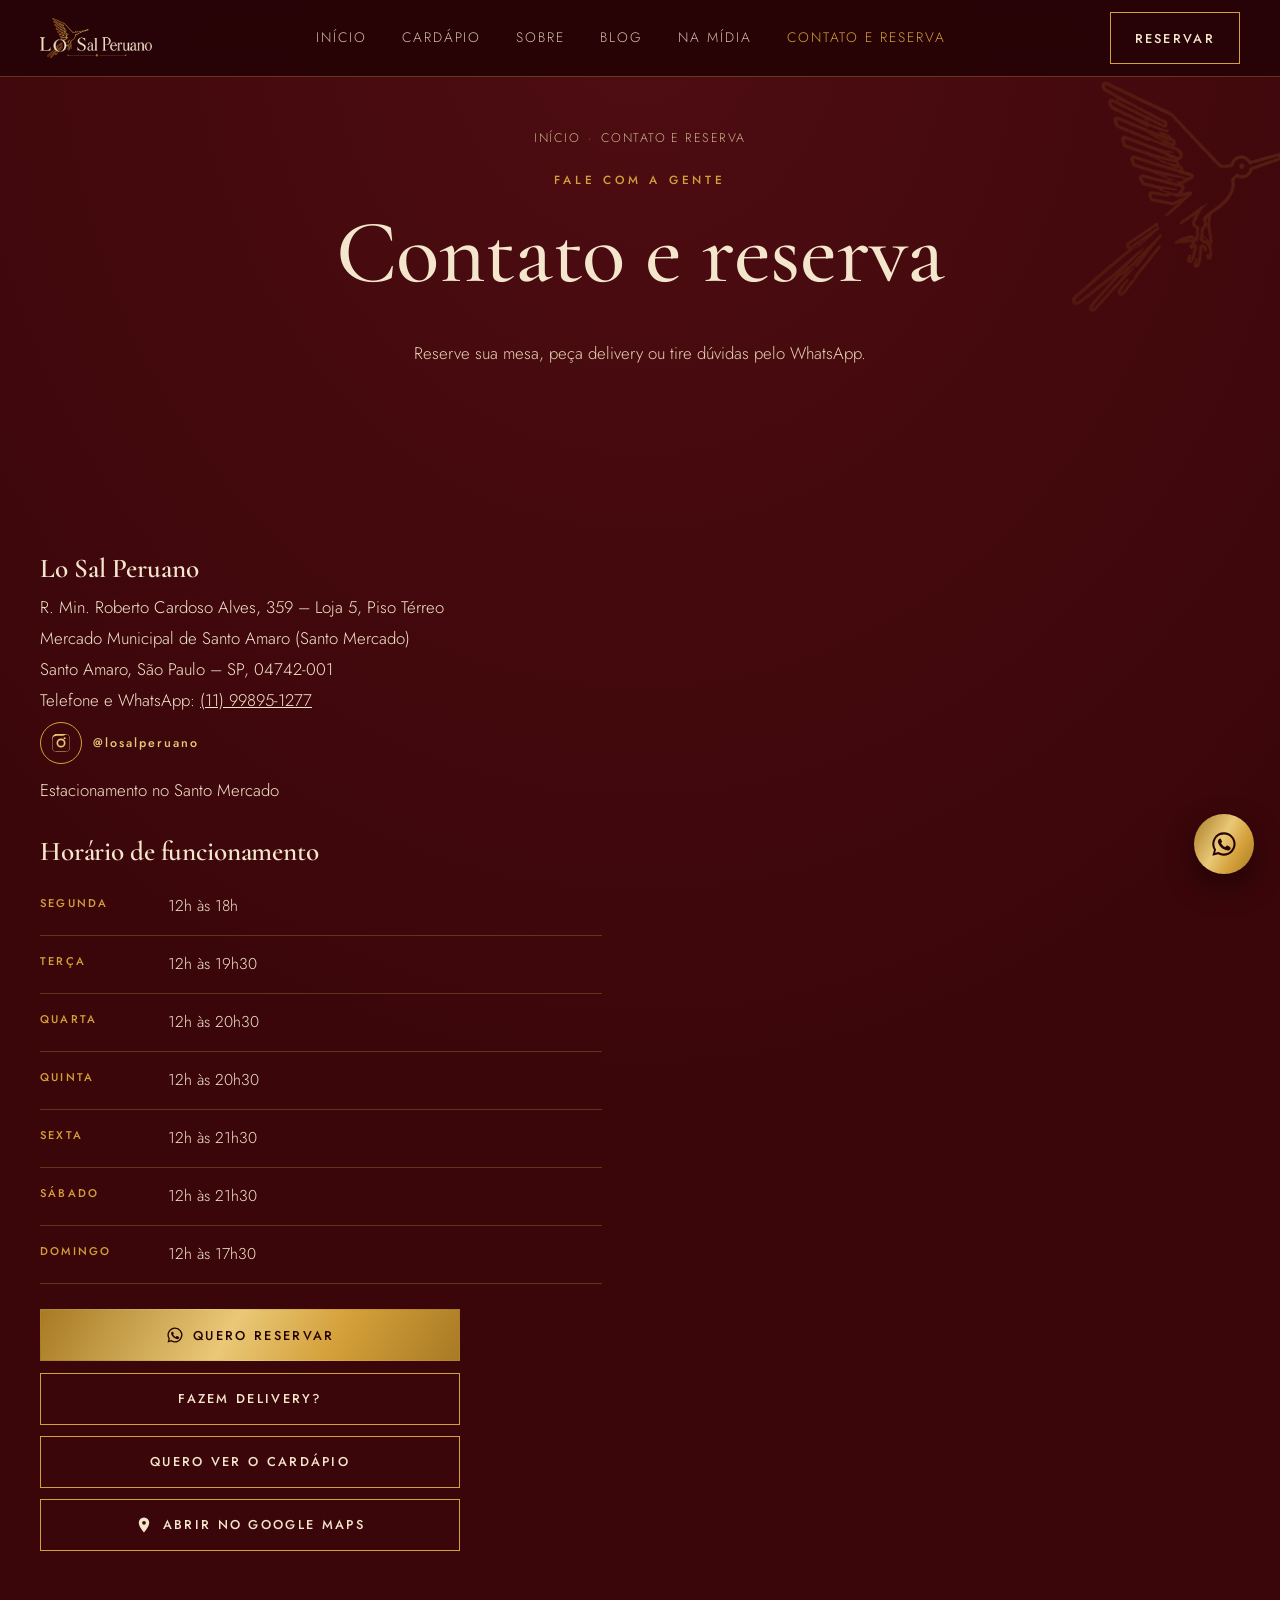
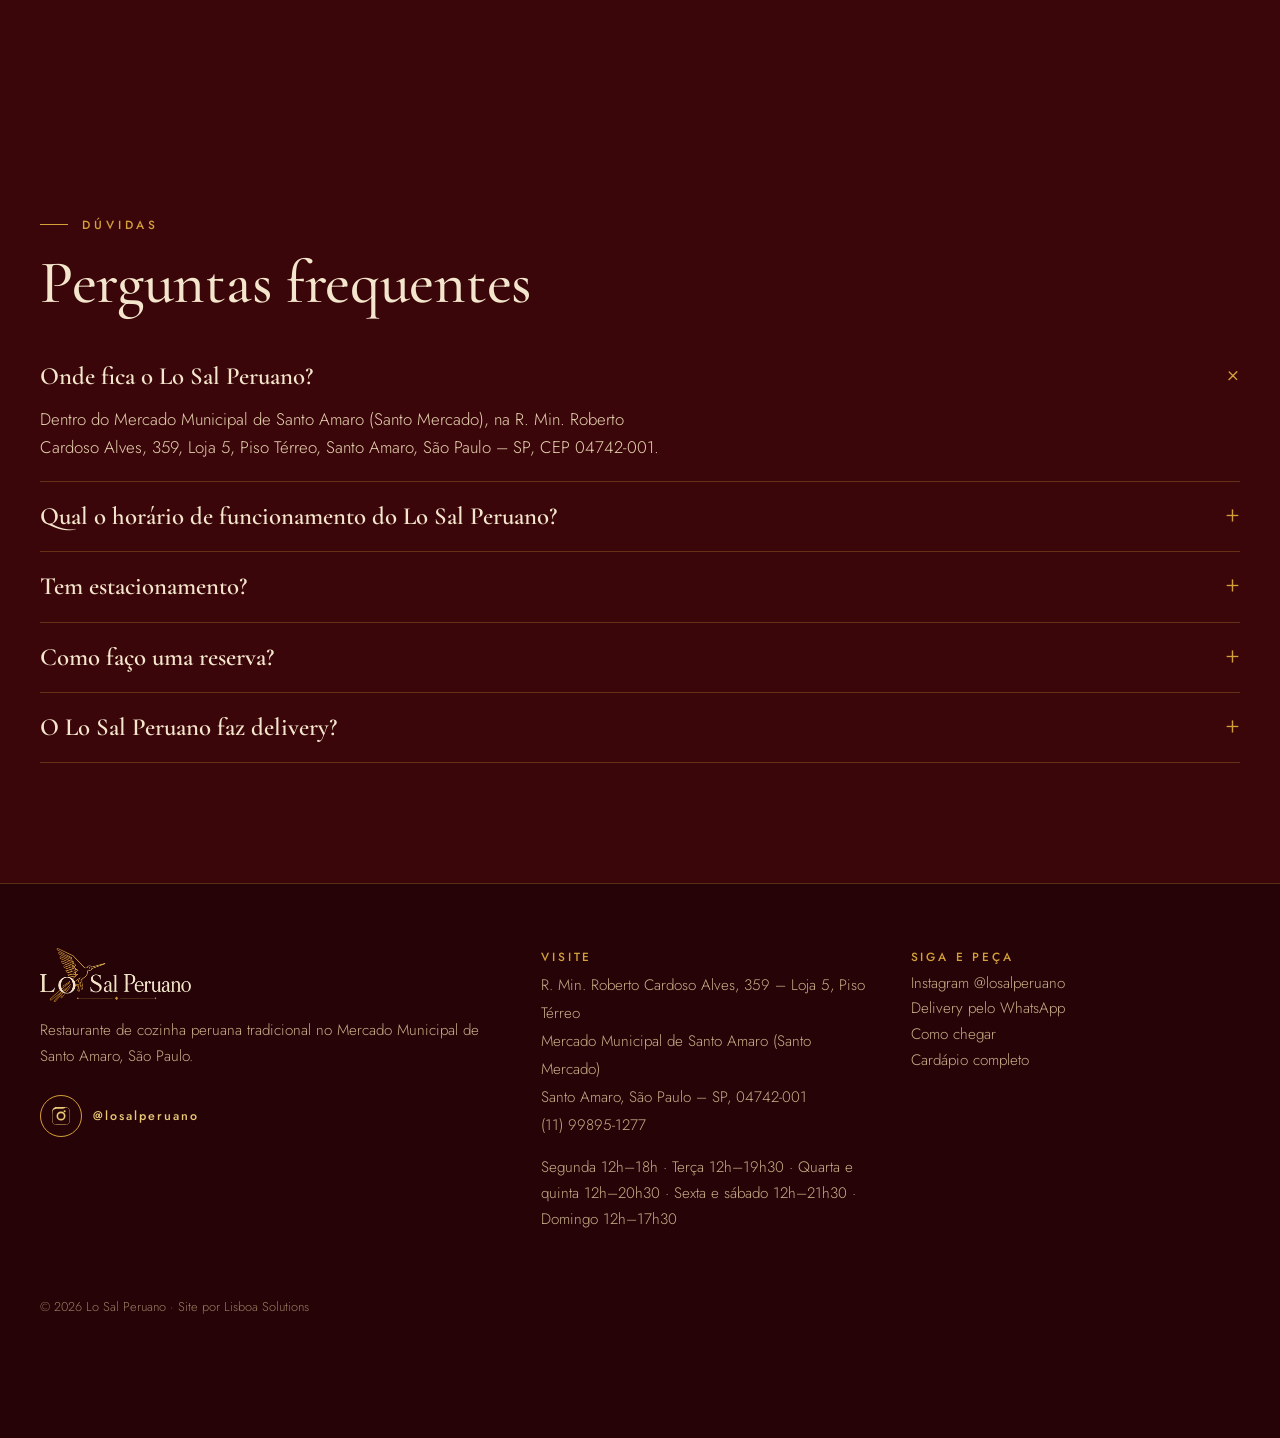
<file: contato/index.html>
<!doctype html><html lang="pt-BR"><head><meta charset="utf-8">
<script>(function(c,l,a,r,i,t,y){if(i==="CLARITY_ID")return;c[a]=c[a]||function(){(c[a].q=c[a].q||[]).push(arguments)};t=l.createElement(r);t.async=1;t.src="https://www.clarity.ms/tag/"+i;y=l.getElementsByTagName(r)[0];y.parentNode.insertBefore(t,y)})(window,document,"clarity","script","CLARITY_ID");</script>
<meta name="viewport" content="width=device-width,initial-scale=1,viewport-fit=cover">
<title>Contato e Reserva | Lo Sal Peruano – Santo Amaro, SP</title><meta name="description" content="Endereço, telefone e WhatsApp do Lo Sal Peruano: Mercado Municipal de Santo Amaro, R. Min. Roberto Cardoso Alves, 359. Reserve pelo (11) 99895-1277.">
<link rel="canonical" href="https://losalperuano.com.br/contato/"><meta name="robots" content="index,follow,max-image-preview:large">
<meta name="theme-color" content="#3B060A"><meta name="geo.region" content="BR-SP"><meta name="geo.placename" content="Santo Amaro, São Paulo">
<meta property="og:type" content="website"><meta property="og:locale" content="pt_BR"><meta property="og:site_name" content="Lo Sal Peruano">
<meta property="og:title" content="Contato e Reserva | Lo Sal Peruano – Santo Amaro, SP"><meta property="og:description" content="Endereço, telefone e WhatsApp do Lo Sal Peruano: Mercado Municipal de Santo Amaro, R. Min. Roberto Cardoso Alves, 359. Reserve pelo (11) 99895-1277."><meta property="og:url" content="https://losalperuano.com.br/contato/"><meta property="og:image" content="https://losalperuano.com.br/img/og.jpg">
<meta name="twitter:card" content="summary_large_image">
<link rel="icon" href="/favicon.ico" sizes="any"><link rel="icon" type="image/png" sizes="32x32" href="/favicon-32.png"><link rel="apple-touch-icon" href="/apple-touch-icon.png"><link rel="manifest" href="/site.webmanifest">
<link rel="preconnect" href="https://fonts.googleapis.com"><link rel="preconnect" href="https://fonts.gstatic.com" crossorigin>
<link rel="stylesheet" href="https://fonts.googleapis.com/css2?family=Cormorant+Garamond:ital,wght@0,500;0,600;1,400&family=Jost:wght@300;400;500&display=swap" media="print" onload="this.media='all'">
<noscript><link rel="stylesheet" href="https://fonts.googleapis.com/css2?family=Cormorant+Garamond:ital,wght@0,500;0,600;1,400&family=Jost:wght@300;400;500&display=swap"></noscript>
<link rel="stylesheet" href="/assets/style.css">
<script type="application/ld+json">{"@context":"https://schema.org","@graph":[{"@type":"Restaurant","@id":"https://losalperuano.com.br/#restaurante","name":"Lo Sal Peruano","alternateName":"Restaurante Peruano Lo Sal","slogan":"Cocina Tradicional","url":"https://losalperuano.com.br/","logo":"https://losalperuano.com.br/img/logo.webp","image":["https://losalperuano.com.br/img/slide/pulpo-a-la-nortena.webp","https://losalperuano.com.br/img/slide/ceviche-de-pescado.webp","https://losalperuano.com.br/img/slide/fettuccine-con-lomo-saltado.webp","https://losalperuano.com.br/img/slide/salao-lo-sal-peruano.webp","https://losalperuano.com.br/img/slide/mesas-santo-mercado.webp","https://losalperuano.com.br/img/og.jpg"],"telephone":"+55 11 99895-1277","address":{"@type":"PostalAddress","streetAddress":"R. Min. Roberto Cardoso Alves, 359 - Loja 5, Piso Térreo (Mercado Municipal de Santo Amaro)","addressLocality":"São Paulo","addressRegion":"SP","postalCode":"04742-001","addressCountry":"BR"},"geo":{"@type":"GeoCoordinates","latitude":-23.650263,"longitude":-46.699966},"servesCuisine":["Peruvian","Peruana","Ceviche"],"priceRange":"R$ 60–120","currenciesAccepted":"BRL","menu":"https://losalperuano.com.br/cardapio/","hasMenu":{"@id":"https://losalperuano.com.br/cardapio/#menu"},"hasMap":"https://www.google.com/maps?cid=2345966665367776987","containedInPlace":{"@type":"Place","name":"Mercado Municipal de Santo Amaro (Santo Mercado)"},"areaServed":{"@type":"City","name":"São Paulo"},"sameAs":["https://www.instagram.com/losalperuano/"],"subjectOf":[{"@type":"Article","headline":"Volta ao mundo em sabores: 7 restaurantes com culinária de outros países em SP","url":"https://www.gazetasp.com.br/turismo/volta-ao-mundo-em-sabores-7-restaurantes-com-culinaria-de-outros/","publisher":{"@type":"Organization","name":"Gazeta de São Paulo"},"datePublished":"2023-02-17"},{"@type":"Article","headline":"Lo Sal Peruano no Tatuapé traz história de superação e sabor","url":"https://infomente.com.br/lo-sal-peruano-no-tatuape-traz-historia-de-superacao-e-sabor/","publisher":{"@type":"Organization","name":"Infomente"},"datePublished":"2024-12-17"},{"@type":"Article","headline":"Lo Sal Peruano abre suas portas na Zona Leste","url":"https://saopauloemdestaque.com.br/lo-sal-peruano-abre-suas-portas-na-zona-leste/","publisher":{"@type":"Organization","name":"São Paulo em Destaque"}},{"@type":"Article","headline":"Conheça o Lo Sal Peruano, em São Paulo","url":"https://gastronominho.com.br/comidas/2022/09/conheca-o-lo-sal-peruano-em-sao-paulo/","publisher":{"@type":"Organization","name":"Gastronominho"},"datePublished":"2022-09-27"},{"@type":"Article","headline":"Comida peruana no Mercadão de São Paulo – Lo Sal Peruano","url":"https://gastronomiaeviagens.com.br/2022/03/09/comida-peruana-no-mercadao-de-sao-paulo-lo-sal-peruano/","publisher":{"@type":"Organization","name":"Gastronomia e Viagens"},"datePublished":"2022-03-09"}],"founder":{"@type":"Person","@id":"https://losalperuano.com.br/sobre/#jonas-azevedo","name":"Jonas Azevedo"},"knowsLanguage":["pt-BR","es"],"parentOrganization":{"@id":"https://losalperuano.com.br/#marca"},"brand":{"@id":"https://losalperuano.com.br/#marca"},"branchCode":"santo-amaro","openingHoursSpecification":[{"@type":"OpeningHoursSpecification","dayOfWeek":"https://schema.org/Monday","opens":"12:00","closes":"18:00"},{"@type":"OpeningHoursSpecification","dayOfWeek":"https://schema.org/Tuesday","opens":"12:00","closes":"19:30"},{"@type":"OpeningHoursSpecification","dayOfWeek":"https://schema.org/Wednesday","opens":"12:00","closes":"20:30"},{"@type":"OpeningHoursSpecification","dayOfWeek":"https://schema.org/Thursday","opens":"12:00","closes":"20:30"},{"@type":"OpeningHoursSpecification","dayOfWeek":"https://schema.org/Friday","opens":"12:00","closes":"21:30"},{"@type":"OpeningHoursSpecification","dayOfWeek":"https://schema.org/Saturday","opens":"12:00","closes":"21:30"},{"@type":"OpeningHoursSpecification","dayOfWeek":"https://schema.org/Sunday","opens":"12:00","closes":"17:30"}],"amenityFeature":[{"@type":"LocationFeatureSpecification","name":"Mesas externas","value":true},{"@type":"LocationFeatureSpecification","name":"Música ao vivo","value":true},{"@type":"LocationFeatureSpecification","name":"Opções vegetarianas","value":true},{"@type":"LocationFeatureSpecification","name":"Delivery","value":true},{"@type":"LocationFeatureSpecification","name":"Retirada no local","value":true},{"@type":"LocationFeatureSpecification","name":"Menu infantil","value":true},{"@type":"LocationFeatureSpecification","name":"Estacionamento (Santo Mercado)","value":true}],"potentialAction":{"@type":"OrderAction","target":"https://wa.me/5511998951277?text=Ol%C3%A1%21%20Voc%C3%AAs%20fazem%20delivery%3F%20Quero%20fazer%20um%20pedido.","deliveryMethod":["http://purl.org/goodrelations/v1#DeliveryModeOwnFleet","http://purl.org/goodrelations/v1#DeliveryModePickUp"]}},{"@type":"BreadcrumbList","itemListElement":[{"@type":"ListItem","position":1,"name":"Início","item":"https://losalperuano.com.br/"},{"@type":"ListItem","position":2,"name":"Contato e reserva","item":"https://losalperuano.com.br/contato/"}]},{"@type":"ContactPage","url":"https://losalperuano.com.br/contato/","about":{"@id":"https://losalperuano.com.br/#restaurante"}},{"@type":"FAQPage","mainEntity":[{"@type":"Question","name":"Onde fica o Lo Sal Peruano?","acceptedAnswer":{"@type":"Answer","text":"Dentro do Mercado Municipal de Santo Amaro (Santo Mercado), na R. Min. Roberto Cardoso Alves, 359, Loja 5, Piso Térreo, Santo Amaro, São Paulo – SP, CEP 04742-001."}},{"@type":"Question","name":"Qual o horário de funcionamento do Lo Sal Peruano?","acceptedAnswer":{"@type":"Answer","text":"Todos os dias a partir das 12h. Segunda até 18h, terça até 19h30, quarta e quinta até 20h30, sexta e sábado até 21h30 e domingo até 17h30."}},{"@type":"Question","name":"Tem estacionamento?","acceptedAnswer":{"@type":"Answer","text":"Sim. O Lo Sal Peruano fica dentro do Santo Mercado (Mercado Municipal de Santo Amaro), que tem estacionamento no local."}},{"@type":"Question","name":"Como faço uma reserva?","acceptedAnswer":{"@type":"Answer","text":"Fale com a equipe pelo WhatsApp (11) 99895-1277 informando data, horário e número de pessoas."}},{"@type":"Question","name":"O Lo Sal Peruano faz delivery?","acceptedAnswer":{"@type":"Answer","text":"Sim. É possível pedir delivery ou pedir para retirar. Para pedir, chame no WhatsApp (11) 99895-1277."}}]}]}</script></head><body><a class="skip" href="#conteudo">Pular para o conteúdo</a>
<header class="hdr"><div class="wrap"><a class="brand" href="/" aria-label="Lo Sal Peruano, página inicial"><img src="/img/logo.webp" alt="Lo Sal Peruano – Cocina Tradicional" width="600" height="214"></a>
<nav class="nav" aria-label="Principal"><a href="/">Início</a><a href="/cardapio/">Cardápio</a><a href="/sobre/">Sobre</a><a href="/blog/">Blog</a><a href="/na-midia/">Na mídia</a><a href="/contato/" aria-current="page">Contato e reserva</a></nav><a class="btn" href="https://wa.me/5511998951277?text=Ol%C3%A1%21%20Quero%20reservar%20uma%20mesa%20no%20Lo%20Sal%20Peruano." target="_blank" rel="noopener">Reservar</a>
<button class="menu-tg" aria-label="Abrir menu" aria-expanded="false"><span></span><span></span></button></div></header>
<main id="conteudo"><section class="page-hero"><img class="bird" src="/img/beija-flor.webp" alt="" width="256" height="248"><div class="wrap"><nav class="crumbs" aria-label="Você está em"><ol><li><a href="/">Início</a></li><li aria-current="page">Contato e reserva</li></ol></nav><p class="kicker">Fale com a gente</p><h1>Contato e reserva</h1><p class="lead">Reserve sua mesa, peça delivery ou tire dúvidas pelo WhatsApp.</p></div></section>
<section><div class="wrap split"><div class="rv"><address class="nap"><strong>Lo Sal Peruano</strong>R. Min. Roberto Cardoso Alves, 359 – Loja 5, Piso Térreo<br>Mercado Municipal de Santo Amaro (Santo Mercado)<br>Santo Amaro, São Paulo – SP, 04742-001<br>Telefone e WhatsApp: <a href="tel:+551199895-1277">(11) 99895-1277</a><br><a class="ig-foot" href="https://www.instagram.com/losalperuano/" target="_blank" rel="noopener" style="margin:.4rem 0"><svg viewBox="0 0 24 24" aria-hidden="true"><path d="M12 2.2c3.2 0 3.6 0 4.8.1 1.2.1 1.8.2 2.2.4.6.2 1 .5 1.4.9.4.4.7.8.9 1.4.2.4.4 1 .4 2.2.1 1.3.1 1.6.1 4.8s0 3.6-.1 4.8c-.1 1.2-.2 1.8-.4 2.2-.2.6-.5 1-.9 1.4-.4.4-.8.7-1.4.9-.4.2-1 .4-2.2.4-1.3.1-1.6.1-4.8.1s-3.6 0-4.8-.1c-1.2-.1-1.8-.2-2.2-.4-.6-.2-1-.5-1.4-.9-.4-.4-.7-.8-.9-1.4-.2-.4-.4-1-.4-2.2C2.2 15.6 2.2 15.2 2.2 12s0-3.6.1-4.8c.1-1.2.2-1.8.4-2.2.2-.6.5-1 .9-1.4.4-.4.8-.7 1.4-.9.4-.2 1-.4 2.2-.4C8.4 2.2 8.8 2.2 12 2.2zm0 1.8c-3.1 0-3.5 0-4.7.1-1.1.1-1.7.2-2.1.4-.5.2-.9.4-1.3.8-.4.4-.6.8-.8 1.3-.2.4-.3 1-.4 2.1C2.6 9.9 2.6 10.3 2.6 12s0 3.5.1 4.7c.1 1.1.2 1.7.4 2.1.2.5.4.9.8 1.3.4.4.8.6 1.3.8.4.2 1 .3 2.1.4 1.2.1 1.6.1 4.7.1s3.5 0 4.7-.1c1.1-.1 1.7-.2 2.1-.4.5-.2.9-.4 1.3-.8.4-.4.6-.8.8-1.3.2-.4.3-1 .4-2.1.1-1.2.1-1.6.1-4.7s0-3.5-.1-4.7c-.1-1.1-.2-1.7-.4-2.1-.2-.5-.4-.9-.8-1.3-.4-.4-.8-.6-1.3-.8-.4-.2-1-.3-2.1-.4C15.5 4 15.1 4 12 4zm0 3.1a4.9 4.9 0 1 1 0 9.8 4.9 4.9 0 0 1 0-9.8zm0 8a3.1 3.1 0 1 0 0-6.2 3.1 3.1 0 0 0 0 6.2zm5.1-8.3a1.1 1.1 0 1 1-2.3 0 1.1 1.1 0 0 1 2.3 0z"/></svg><span>@losalperuano</span></a><br>Estacionamento no Santo Mercado</address>
<h3 style="margin-top:2rem">Horário de funcionamento</h3><ul class="facts hrs"><li><span>Segunda</span>12h às 18h</li><li><span>Terça</span>12h às 19h30</li><li><span>Quarta</span>12h às 20h30</li><li><span>Quinta</span>12h às 20h30</li><li><span>Sexta</span>12h às 21h30</li><li><span>Sábado</span>12h às 21h30</li><li><span>Domingo</span>12h às 17h30</li></ul>
<div class="wa-list"><a class="btn fill" href="https://wa.me/5511998951277?text=Ol%C3%A1%21%20Quero%20reservar%20uma%20mesa%20no%20Lo%20Sal%20Peruano." target="_blank" rel="noopener"><svg viewBox="0 0 24 24" aria-hidden="true"><path d="M12 2a10 10 0 0 0-8.6 15.1L2 22l5-1.3A10 10 0 1 0 12 2zm0 18.2c-1.5 0-3-.4-4.3-1.2l-.3-.2-3 .8.8-2.9-.2-.3A8.2 8.2 0 1 1 12 20.2zm4.5-6.1c-.2-.1-1.5-.7-1.7-.8-.2-.1-.4-.1-.6.1l-.8 1c-.1.2-.3.2-.5.1a6.7 6.7 0 0 1-3.3-2.9c-.3-.4.2-.4.7-1.3.1-.2 0-.3 0-.5l-.8-1.8c-.2-.5-.4-.4-.6-.4h-.5c-.2 0-.5.1-.7.3-.2.3-.9.9-.9 2.2s1 2.6 1.1 2.7c.1.2 1.9 2.9 4.6 4 1.7.7 2.4.8 3.2.7.5-.1 1.5-.6 1.8-1.2.2-.6.2-1.1.1-1.2l-.4-.2z"/></svg>Quero reservar</a><a class="btn" href="https://wa.me/5511998951277?text=Ol%C3%A1%21%20Voc%C3%AAs%20fazem%20delivery%3F%20Quero%20fazer%20um%20pedido." target="_blank" rel="noopener">Fazem delivery?</a><a class="btn" href="https://wa.me/5511998951277?text=Ol%C3%A1%21%20Quero%20ver%20o%20card%C3%A1pio%20do%20Lo%20Sal%20Peruano." target="_blank" rel="noopener">Quero ver o cardápio</a><a class="btn" href="https://www.google.com/maps?cid=2345966665367776987" target="_blank" rel="noopener"><svg viewBox="0 0 24 24" aria-hidden="true"><path d="M12 2a7 7 0 0 0-7 7c0 5.2 7 13 7 13s7-7.8 7-13a7 7 0 0 0-7-7zm0 9.5A2.5 2.5 0 1 1 12 6.5a2.5 2.5 0 0 1 0 5z"/></svg>Abrir no Google Maps</a></div></div>
<iframe class="map rv" title="Mapa do Lo Sal Peruano no Mercado Municipal de Santo Amaro" src="https://www.google.com/maps?q=-23.650263,-46.699966&z=17&output=embed" loading="lazy" referrerpolicy="no-referrer-when-downgrade"></iframe></div></section>
<section class="faq" id="faq"><div class="wrap"><p class="kicker">Dúvidas</p><h2 class="rv">Perguntas frequentes</h2><div class="rv speak-faq"><details open><summary>Onde fica o Lo Sal Peruano?</summary><p>Dentro do Mercado Municipal de Santo Amaro (Santo Mercado), na R. Min. Roberto Cardoso Alves, 359, Loja 5, Piso Térreo, Santo Amaro, São Paulo – SP, CEP 04742-001.</p></details><details><summary>Qual o horário de funcionamento do Lo Sal Peruano?</summary><p>Todos os dias a partir das 12h. Segunda até 18h, terça até 19h30, quarta e quinta até 20h30, sexta e sábado até 21h30 e domingo até 17h30.</p></details><details><summary>Tem estacionamento?</summary><p>Sim. O Lo Sal Peruano fica dentro do Santo Mercado (Mercado Municipal de Santo Amaro), que tem estacionamento no local.</p></details><details><summary>Como faço uma reserva?</summary><p>Fale com a equipe pelo WhatsApp (11) 99895-1277 informando data, horário e número de pessoas.</p></details><details><summary>O Lo Sal Peruano faz delivery?</summary><p>Sim. É possível pedir delivery ou pedir para retirar. Para pedir, chame no WhatsApp (11) 99895-1277.</p></details></div></div></section></main>
<footer class="ftr"><div class="wrap"><div class="grid"><div><img class="logo" src="/img/logo.webp" alt="Lo Sal Peruano" width="600" height="214" loading="lazy">
<p>Restaurante de cozinha peruana tradicional no Mercado Municipal de Santo Amaro, São Paulo.</p><a class="ig-foot" href="https://www.instagram.com/losalperuano/" target="_blank" rel="noopener" aria-label="Instagram @losalperuano"><svg viewBox="0 0 24 24" aria-hidden="true"><path d="M12 2.2c3.2 0 3.6 0 4.8.1 1.2.1 1.8.2 2.2.4.6.2 1 .5 1.4.9.4.4.7.8.9 1.4.2.4.4 1 .4 2.2.1 1.3.1 1.6.1 4.8s0 3.6-.1 4.8c-.1 1.2-.2 1.8-.4 2.2-.2.6-.5 1-.9 1.4-.4.4-.8.7-1.4.9-.4.2-1 .4-2.2.4-1.3.1-1.6.1-4.8.1s-3.6 0-4.8-.1c-1.2-.1-1.8-.2-2.2-.4-.6-.2-1-.5-1.4-.9-.4-.4-.7-.8-.9-1.4-.2-.4-.4-1-.4-2.2C2.2 15.6 2.2 15.2 2.2 12s0-3.6.1-4.8c.1-1.2.2-1.8.4-2.2.2-.6.5-1 .9-1.4.4-.4.8-.7 1.4-.9.4-.2 1-.4 2.2-.4C8.4 2.2 8.8 2.2 12 2.2zm0 1.8c-3.1 0-3.5 0-4.7.1-1.1.1-1.7.2-2.1.4-.5.2-.9.4-1.3.8-.4.4-.6.8-.8 1.3-.2.4-.3 1-.4 2.1C2.6 9.9 2.6 10.3 2.6 12s0 3.5.1 4.7c.1 1.1.2 1.7.4 2.1.2.5.4.9.8 1.3.4.4.8.6 1.3.8.4.2 1 .3 2.1.4 1.2.1 1.6.1 4.7.1s3.5 0 4.7-.1c1.1-.1 1.7-.2 2.1-.4.5-.2.9-.4 1.3-.8.4-.4.6-.8.8-1.3.2-.4.3-1 .4-2.1.1-1.2.1-1.6.1-4.7s0-3.5-.1-4.7c-.1-1.1-.2-1.7-.4-2.1-.2-.5-.4-.9-.8-1.3-.4-.4-.8-.6-1.3-.8-.4-.2-1-.3-2.1-.4C15.5 4 15.1 4 12 4zm0 3.1a4.9 4.9 0 1 1 0 9.8 4.9 4.9 0 0 1 0-9.8zm0 8a3.1 3.1 0 1 0 0-6.2 3.1 3.1 0 0 0 0 6.2zm5.1-8.3a1.1 1.1 0 1 1-2.3 0 1.1 1.1 0 0 1 2.3 0z"/></svg><span>@losalperuano</span></a></div>
<div><h3>Visite</h3><address class="nap">R. Min. Roberto Cardoso Alves, 359 – Loja 5, Piso Térreo<br>Mercado Municipal de Santo Amaro (Santo Mercado)<br>Santo Amaro, São Paulo – SP, 04742-001<br><a href="tel:+551199895-1277">(11) 99895-1277</a></address><p style="margin-top:1rem">Segunda 12h–18h · Terça 12h–19h30 · Quarta e quinta 12h–20h30 · Sexta e sábado 12h–21h30 · Domingo 12h–17h30</p></div>
<div><h3>Siga e peça</h3><p><a href="https://www.instagram.com/losalperuano/" target="_blank" rel="noopener">Instagram @losalperuano</a><br><a href="https://wa.me/5511998951277?text=Ol%C3%A1%21%20Voc%C3%AAs%20fazem%20delivery%3F%20Quero%20fazer%20um%20pedido." target="_blank" rel="noopener">Delivery pelo WhatsApp</a><br><a href="https://www.google.com/maps?cid=2345966665367776987" target="_blank" rel="noopener">Como chegar</a><br><a href="/cardapio/">Cardápio completo</a></p></div></div>
<small>© 2026 Lo Sal Peruano · Site por Lisboa Solutions</small></div></footer>
<a class="fab" href="https://wa.me/5511998951277?text=Ol%C3%A1%21%20Quero%20reservar%20uma%20mesa%20no%20Lo%20Sal%20Peruano." target="_blank" rel="noopener" aria-label="Reservar pelo WhatsApp"><svg viewBox="0 0 24 24" aria-hidden="true"><path d="M12 2a10 10 0 0 0-8.6 15.1L2 22l5-1.3A10 10 0 1 0 12 2zm0 18.2c-1.5 0-3-.4-4.3-1.2l-.3-.2-3 .8.8-2.9-.2-.3A8.2 8.2 0 1 1 12 20.2zm4.5-6.1c-.2-.1-1.5-.7-1.7-.8-.2-.1-.4-.1-.6.1l-.8 1c-.1.2-.3.2-.5.1a6.7 6.7 0 0 1-3.3-2.9c-.3-.4.2-.4.7-1.3.1-.2 0-.3 0-.5l-.8-1.8c-.2-.5-.4-.4-.6-.4h-.5c-.2 0-.5.1-.7.3-.2.3-.9.9-.9 2.2s1 2.6 1.1 2.7c.1.2 1.9 2.9 4.6 4 1.7.7 2.4.8 3.2.7.5-.1 1.5-.6 1.8-1.2.2-.6.2-1.1.1-1.2l-.4-.2z"/></svg></a>
<nav class="bbar" aria-label="Ações rápidas"><a href="https://wa.me/5511998951277?text=Ol%C3%A1%21%20Quero%20reservar%20uma%20mesa%20no%20Lo%20Sal%20Peruano." target="_blank" rel="noopener"><svg viewBox="0 0 24 24" aria-hidden="true"><path d="M12 2a10 10 0 0 0-8.6 15.1L2 22l5-1.3A10 10 0 1 0 12 2zm0 18.2c-1.5 0-3-.4-4.3-1.2l-.3-.2-3 .8.8-2.9-.2-.3A8.2 8.2 0 1 1 12 20.2zm4.5-6.1c-.2-.1-1.5-.7-1.7-.8-.2-.1-.4-.1-.6.1l-.8 1c-.1.2-.3.2-.5.1a6.7 6.7 0 0 1-3.3-2.9c-.3-.4.2-.4.7-1.3.1-.2 0-.3 0-.5l-.8-1.8c-.2-.5-.4-.4-.6-.4h-.5c-.2 0-.5.1-.7.3-.2.3-.9.9-.9 2.2s1 2.6 1.1 2.7c.1.2 1.9 2.9 4.6 4 1.7.7 2.4.8 3.2.7.5-.1 1.5-.6 1.8-1.2.2-.6.2-1.1.1-1.2l-.4-.2z"/></svg>Reservar</a><a href="/cardapio/"><svg viewBox="0 0 24 24" aria-hidden="true"><path d="M4 3h2v8a2 2 0 0 0 2 2v8h2v-8a2 2 0 0 0 2-2V3h-2v6H9V3H7v6H6V3zm13 0c-2 0-3 2.5-3 6v5h2v7h2V3z"/></svg>Cardápio</a><a href="https://www.google.com/maps?cid=2345966665367776987" target="_blank" rel="noopener"><svg viewBox="0 0 24 24" aria-hidden="true"><path d="M12 2a7 7 0 0 0-7 7c0 5.2 7 13 7 13s7-7.8 7-13a7 7 0 0 0-7-7zm0 9.5A2.5 2.5 0 1 1 12 6.5a2.5 2.5 0 0 1 0 5z"/></svg>Rotas</a></nav>
<script src="/assets/main.js" defer></script></body></html>
</file>
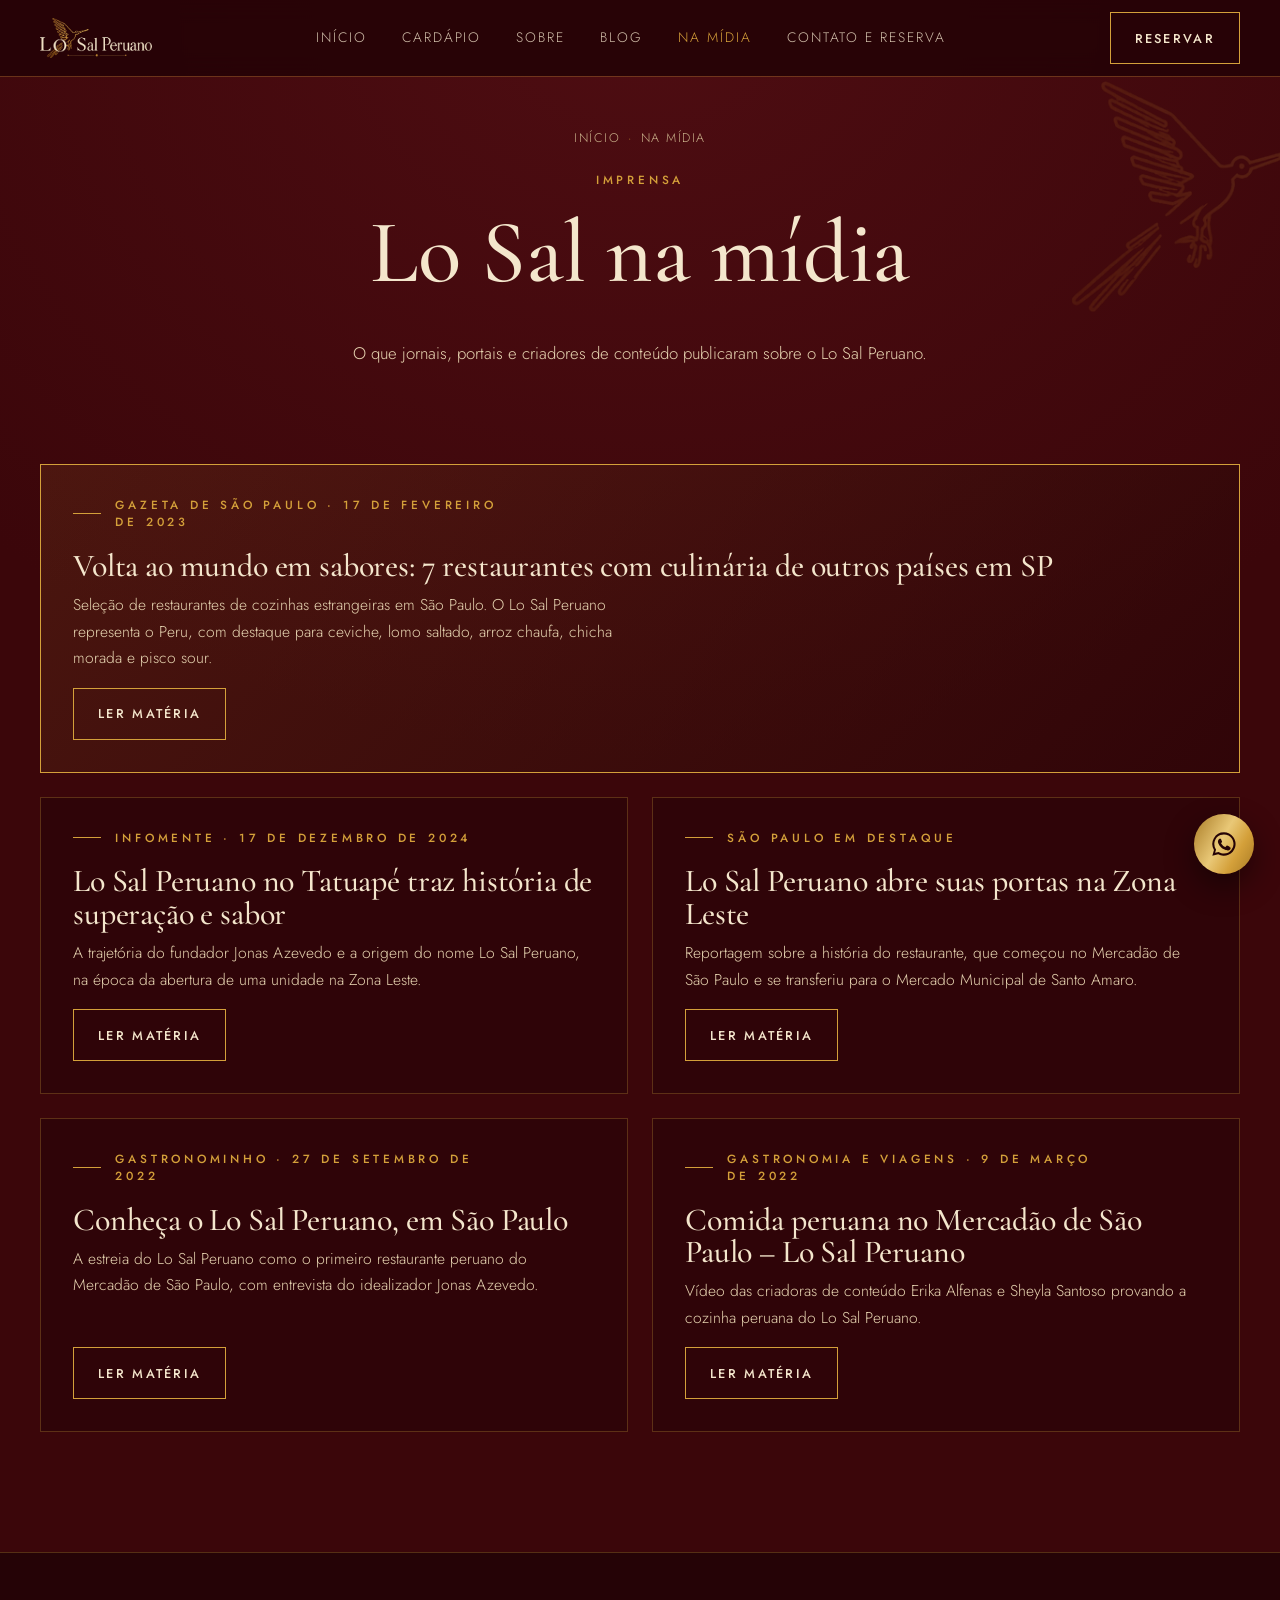
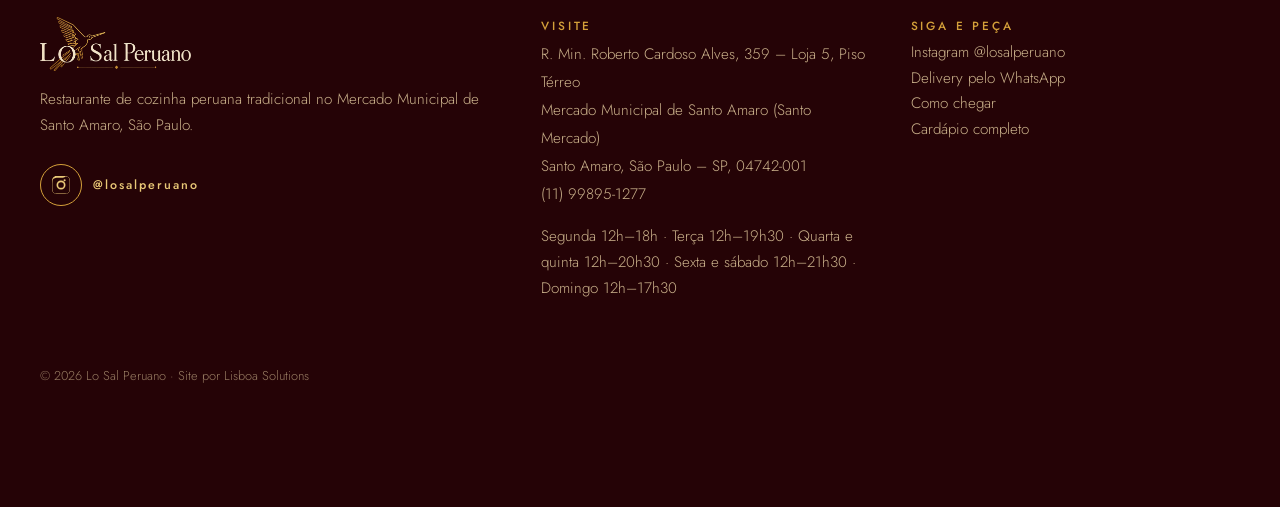
<file: na-midia/index.html>
<!doctype html><html lang="pt-BR"><head><meta charset="utf-8">
<script>(function(c,l,a,r,i,t,y){if(i==="CLARITY_ID")return;c[a]=c[a]||function(){(c[a].q=c[a].q||[]).push(arguments)};t=l.createElement(r);t.async=1;t.src="https://www.clarity.ms/tag/"+i;y=l.getElementsByTagName(r)[0];y.parentNode.insertBefore(t,y)})(window,document,"clarity","script","CLARITY_ID");</script>
<meta name="viewport" content="width=device-width,initial-scale=1,viewport-fit=cover">
<title>Lo Sal Peruano na mídia | Matérias e imprensa</title><meta name="description" content="Matérias sobre o Lo Sal Peruano na Gazeta de São Paulo, Gastronominho e outros veículos. Restaurante peruano no Santo Mercado, Santo Amaro.">
<link rel="canonical" href="https://losalperuano.com.br/na-midia/"><meta name="robots" content="index,follow,max-image-preview:large">
<meta name="theme-color" content="#3B060A"><meta name="geo.region" content="BR-SP"><meta name="geo.placename" content="Santo Amaro, São Paulo">
<meta property="og:type" content="website"><meta property="og:locale" content="pt_BR"><meta property="og:site_name" content="Lo Sal Peruano">
<meta property="og:title" content="Lo Sal Peruano na mídia | Matérias e imprensa"><meta property="og:description" content="Matérias sobre o Lo Sal Peruano na Gazeta de São Paulo, Gastronominho e outros veículos. Restaurante peruano no Santo Mercado, Santo Amaro."><meta property="og:url" content="https://losalperuano.com.br/na-midia/"><meta property="og:image" content="https://losalperuano.com.br/img/og.jpg">
<meta name="twitter:card" content="summary_large_image">
<link rel="icon" href="/favicon.ico" sizes="any"><link rel="icon" type="image/png" sizes="32x32" href="/favicon-32.png"><link rel="apple-touch-icon" href="/apple-touch-icon.png"><link rel="manifest" href="/site.webmanifest">
<link rel="preconnect" href="https://fonts.googleapis.com"><link rel="preconnect" href="https://fonts.gstatic.com" crossorigin>
<link rel="stylesheet" href="https://fonts.googleapis.com/css2?family=Cormorant+Garamond:ital,wght@0,500;0,600;1,400&family=Jost:wght@300;400;500&display=swap" media="print" onload="this.media='all'">
<noscript><link rel="stylesheet" href="https://fonts.googleapis.com/css2?family=Cormorant+Garamond:ital,wght@0,500;0,600;1,400&family=Jost:wght@300;400;500&display=swap"></noscript>
<link rel="stylesheet" href="/assets/style.css">
<script type="application/ld+json">{"@context":"https://schema.org","@graph":[{"@type":"Restaurant","@id":"https://losalperuano.com.br/#restaurante","name":"Lo Sal Peruano","address":{"@type":"PostalAddress","streetAddress":"R. Min. Roberto Cardoso Alves, 359 - Loja 5, Piso Térreo (Mercado Municipal de Santo Amaro)","addressLocality":"São Paulo","addressRegion":"SP","postalCode":"04742-001","addressCountry":"BR"},"telephone":"+55 11 99895-1277","url":"https://losalperuano.com.br/"},{"@type":"CollectionPage","url":"https://losalperuano.com.br/na-midia/","name":"Lo Sal Peruano na mídia","about":{"@id":"https://losalperuano.com.br/#restaurante"},"mainEntity":{"@type":"ItemList","itemListElement":[{"@type":"ListItem","position":1,"item":{"@type":"Article","headline":"Volta ao mundo em sabores: 7 restaurantes com culinária de outros países em SP","url":"https://www.gazetasp.com.br/turismo/volta-ao-mundo-em-sabores-7-restaurantes-com-culinaria-de-outros/","publisher":{"@type":"Organization","name":"Gazeta de São Paulo"},"about":{"@id":"https://losalperuano.com.br/#restaurante"},"datePublished":"2023-02-17"}},{"@type":"ListItem","position":2,"item":{"@type":"Article","headline":"Lo Sal Peruano no Tatuapé traz história de superação e sabor","url":"https://infomente.com.br/lo-sal-peruano-no-tatuape-traz-historia-de-superacao-e-sabor/","publisher":{"@type":"Organization","name":"Infomente"},"about":{"@id":"https://losalperuano.com.br/#restaurante"},"datePublished":"2024-12-17"}},{"@type":"ListItem","position":3,"item":{"@type":"Article","headline":"Lo Sal Peruano abre suas portas na Zona Leste","url":"https://saopauloemdestaque.com.br/lo-sal-peruano-abre-suas-portas-na-zona-leste/","publisher":{"@type":"Organization","name":"São Paulo em Destaque"},"about":{"@id":"https://losalperuano.com.br/#restaurante"}}},{"@type":"ListItem","position":4,"item":{"@type":"Article","headline":"Conheça o Lo Sal Peruano, em São Paulo","url":"https://gastronominho.com.br/comidas/2022/09/conheca-o-lo-sal-peruano-em-sao-paulo/","publisher":{"@type":"Organization","name":"Gastronominho"},"about":{"@id":"https://losalperuano.com.br/#restaurante"},"datePublished":"2022-09-27"}},{"@type":"ListItem","position":5,"item":{"@type":"Article","headline":"Comida peruana no Mercadão de São Paulo – Lo Sal Peruano","url":"https://gastronomiaeviagens.com.br/2022/03/09/comida-peruana-no-mercadao-de-sao-paulo-lo-sal-peruano/","publisher":{"@type":"Organization","name":"Gastronomia e Viagens"},"about":{"@id":"https://losalperuano.com.br/#restaurante"},"datePublished":"2022-03-09"}}]}},{"@type":"BreadcrumbList","itemListElement":[{"@type":"ListItem","position":1,"name":"Início","item":"https://losalperuano.com.br/"},{"@type":"ListItem","position":2,"name":"Na mídia","item":"https://losalperuano.com.br/na-midia/"}]}]}</script></head><body><a class="skip" href="#conteudo">Pular para o conteúdo</a>
<header class="hdr"><div class="wrap"><a class="brand" href="/" aria-label="Lo Sal Peruano, página inicial"><img src="/img/logo.webp" alt="Lo Sal Peruano – Cocina Tradicional" width="600" height="214"></a>
<nav class="nav" aria-label="Principal"><a href="/">Início</a><a href="/cardapio/">Cardápio</a><a href="/sobre/">Sobre</a><a href="/blog/">Blog</a><a href="/na-midia/" aria-current="page">Na mídia</a><a href="/contato/">Contato e reserva</a></nav><a class="btn" href="https://wa.me/5511998951277?text=Ol%C3%A1%21%20Quero%20reservar%20uma%20mesa%20no%20Lo%20Sal%20Peruano." target="_blank" rel="noopener">Reservar</a>
<button class="menu-tg" aria-label="Abrir menu" aria-expanded="false"><span></span><span></span></button></div></header>
<main id="conteudo"><section class="page-hero"><img class="bird" src="/img/beija-flor.webp" alt="" width="256" height="248"><div class="wrap"><nav class="crumbs" aria-label="Você está em"><ol><li><a href="/">Início</a></li><li aria-current="page">Na mídia</li></ol></nav><p class="kicker">Imprensa</p><h1>Lo Sal na mídia</h1><p class="lead">O que jornais, portais e criadores de conteúdo publicaram sobre o Lo Sal Peruano.</p></div></section><section style="padding-top:2rem"><div class="wrap midias"><article class="mid rv"><p class="kicker">Gazeta de São Paulo · 17 de fevereiro de 2023</p><h2><a href="https://www.gazetasp.com.br/turismo/volta-ao-mundo-em-sabores-7-restaurantes-com-culinaria-de-outros/" target="_blank" rel="noopener">Volta ao mundo em sabores: 7 restaurantes com culinária de outros países em SP</a></h2><p>Seleção de restaurantes de cozinhas estrangeiras em São Paulo. O Lo Sal Peruano representa o Peru, com destaque para ceviche, lomo saltado, arroz chaufa, chicha morada e pisco sour.</p><a class="btn" href="https://www.gazetasp.com.br/turismo/volta-ao-mundo-em-sabores-7-restaurantes-com-culinaria-de-outros/" target="_blank" rel="noopener">Ler matéria</a></article><article class="mid rv"><p class="kicker">Infomente · 17 de dezembro de 2024</p><h2><a href="https://infomente.com.br/lo-sal-peruano-no-tatuape-traz-historia-de-superacao-e-sabor/" target="_blank" rel="noopener">Lo Sal Peruano no Tatuapé traz história de superação e sabor</a></h2><p>A trajetória do fundador Jonas Azevedo e a origem do nome Lo Sal Peruano, na época da abertura de uma unidade na Zona Leste.</p><a class="btn" href="https://infomente.com.br/lo-sal-peruano-no-tatuape-traz-historia-de-superacao-e-sabor/" target="_blank" rel="noopener">Ler matéria</a></article><article class="mid rv"><p class="kicker">São Paulo em Destaque</p><h2><a href="https://saopauloemdestaque.com.br/lo-sal-peruano-abre-suas-portas-na-zona-leste/" target="_blank" rel="noopener">Lo Sal Peruano abre suas portas na Zona Leste</a></h2><p>Reportagem sobre a história do restaurante, que começou no Mercadão de São Paulo e se transferiu para o Mercado Municipal de Santo Amaro.</p><a class="btn" href="https://saopauloemdestaque.com.br/lo-sal-peruano-abre-suas-portas-na-zona-leste/" target="_blank" rel="noopener">Ler matéria</a></article><article class="mid rv"><p class="kicker">Gastronominho · 27 de setembro de 2022</p><h2><a href="https://gastronominho.com.br/comidas/2022/09/conheca-o-lo-sal-peruano-em-sao-paulo/" target="_blank" rel="noopener">Conheça o Lo Sal Peruano, em São Paulo</a></h2><p>A estreia do Lo Sal Peruano como o primeiro restaurante peruano do Mercadão de São Paulo, com entrevista do idealizador Jonas Azevedo.</p><a class="btn" href="https://gastronominho.com.br/comidas/2022/09/conheca-o-lo-sal-peruano-em-sao-paulo/" target="_blank" rel="noopener">Ler matéria</a></article><article class="mid rv"><p class="kicker">Gastronomia e Viagens · 9 de março de 2022</p><h2><a href="https://gastronomiaeviagens.com.br/2022/03/09/comida-peruana-no-mercadao-de-sao-paulo-lo-sal-peruano/" target="_blank" rel="noopener">Comida peruana no Mercadão de São Paulo – Lo Sal Peruano</a></h2><p>Vídeo das criadoras de conteúdo Erika Alfenas e Sheyla Santoso provando a cozinha peruana do Lo Sal Peruano.</p><a class="btn" href="https://gastronomiaeviagens.com.br/2022/03/09/comida-peruana-no-mercadao-de-sao-paulo-lo-sal-peruano/" target="_blank" rel="noopener">Ler matéria</a></article></div></section></main>
<footer class="ftr"><div class="wrap"><div class="grid"><div><img class="logo" src="/img/logo.webp" alt="Lo Sal Peruano" width="600" height="214" loading="lazy">
<p>Restaurante de cozinha peruana tradicional no Mercado Municipal de Santo Amaro, São Paulo.</p><a class="ig-foot" href="https://www.instagram.com/losalperuano/" target="_blank" rel="noopener" aria-label="Instagram @losalperuano"><svg viewBox="0 0 24 24" aria-hidden="true"><path d="M12 2.2c3.2 0 3.6 0 4.8.1 1.2.1 1.8.2 2.2.4.6.2 1 .5 1.4.9.4.4.7.8.9 1.4.2.4.4 1 .4 2.2.1 1.3.1 1.6.1 4.8s0 3.6-.1 4.8c-.1 1.2-.2 1.8-.4 2.2-.2.6-.5 1-.9 1.4-.4.4-.8.7-1.4.9-.4.2-1 .4-2.2.4-1.3.1-1.6.1-4.8.1s-3.6 0-4.8-.1c-1.2-.1-1.8-.2-2.2-.4-.6-.2-1-.5-1.4-.9-.4-.4-.7-.8-.9-1.4-.2-.4-.4-1-.4-2.2C2.2 15.6 2.2 15.2 2.2 12s0-3.6.1-4.8c.1-1.2.2-1.8.4-2.2.2-.6.5-1 .9-1.4.4-.4.8-.7 1.4-.9.4-.2 1-.4 2.2-.4C8.4 2.2 8.8 2.2 12 2.2zm0 1.8c-3.1 0-3.5 0-4.7.1-1.1.1-1.7.2-2.1.4-.5.2-.9.4-1.3.8-.4.4-.6.8-.8 1.3-.2.4-.3 1-.4 2.1C2.6 9.9 2.6 10.3 2.6 12s0 3.5.1 4.7c.1 1.1.2 1.7.4 2.1.2.5.4.9.8 1.3.4.4.8.6 1.3.8.4.2 1 .3 2.1.4 1.2.1 1.6.1 4.7.1s3.5 0 4.7-.1c1.1-.1 1.7-.2 2.1-.4.5-.2.9-.4 1.3-.8.4-.4.6-.8.8-1.3.2-.4.3-1 .4-2.1.1-1.2.1-1.6.1-4.7s0-3.5-.1-4.7c-.1-1.1-.2-1.7-.4-2.1-.2-.5-.4-.9-.8-1.3-.4-.4-.8-.6-1.3-.8-.4-.2-1-.3-2.1-.4C15.5 4 15.1 4 12 4zm0 3.1a4.9 4.9 0 1 1 0 9.8 4.9 4.9 0 0 1 0-9.8zm0 8a3.1 3.1 0 1 0 0-6.2 3.1 3.1 0 0 0 0 6.2zm5.1-8.3a1.1 1.1 0 1 1-2.3 0 1.1 1.1 0 0 1 2.3 0z"/></svg><span>@losalperuano</span></a></div>
<div><h3>Visite</h3><address class="nap">R. Min. Roberto Cardoso Alves, 359 – Loja 5, Piso Térreo<br>Mercado Municipal de Santo Amaro (Santo Mercado)<br>Santo Amaro, São Paulo – SP, 04742-001<br><a href="tel:+551199895-1277">(11) 99895-1277</a></address><p style="margin-top:1rem">Segunda 12h–18h · Terça 12h–19h30 · Quarta e quinta 12h–20h30 · Sexta e sábado 12h–21h30 · Domingo 12h–17h30</p></div>
<div><h3>Siga e peça</h3><p><a href="https://www.instagram.com/losalperuano/" target="_blank" rel="noopener">Instagram @losalperuano</a><br><a href="https://wa.me/5511998951277?text=Ol%C3%A1%21%20Voc%C3%AAs%20fazem%20delivery%3F%20Quero%20fazer%20um%20pedido." target="_blank" rel="noopener">Delivery pelo WhatsApp</a><br><a href="https://www.google.com/maps?cid=2345966665367776987" target="_blank" rel="noopener">Como chegar</a><br><a href="/cardapio/">Cardápio completo</a></p></div></div>
<small>© 2026 Lo Sal Peruano · Site por Lisboa Solutions</small></div></footer>
<a class="fab" href="https://wa.me/5511998951277?text=Ol%C3%A1%21%20Quero%20reservar%20uma%20mesa%20no%20Lo%20Sal%20Peruano." target="_blank" rel="noopener" aria-label="Reservar pelo WhatsApp"><svg viewBox="0 0 24 24" aria-hidden="true"><path d="M12 2a10 10 0 0 0-8.6 15.1L2 22l5-1.3A10 10 0 1 0 12 2zm0 18.2c-1.5 0-3-.4-4.3-1.2l-.3-.2-3 .8.8-2.9-.2-.3A8.2 8.2 0 1 1 12 20.2zm4.5-6.1c-.2-.1-1.5-.7-1.7-.8-.2-.1-.4-.1-.6.1l-.8 1c-.1.2-.3.2-.5.1a6.7 6.7 0 0 1-3.3-2.9c-.3-.4.2-.4.7-1.3.1-.2 0-.3 0-.5l-.8-1.8c-.2-.5-.4-.4-.6-.4h-.5c-.2 0-.5.1-.7.3-.2.3-.9.9-.9 2.2s1 2.6 1.1 2.7c.1.2 1.9 2.9 4.6 4 1.7.7 2.4.8 3.2.7.5-.1 1.5-.6 1.8-1.2.2-.6.2-1.1.1-1.2l-.4-.2z"/></svg></a>
<nav class="bbar" aria-label="Ações rápidas"><a href="https://wa.me/5511998951277?text=Ol%C3%A1%21%20Quero%20reservar%20uma%20mesa%20no%20Lo%20Sal%20Peruano." target="_blank" rel="noopener"><svg viewBox="0 0 24 24" aria-hidden="true"><path d="M12 2a10 10 0 0 0-8.6 15.1L2 22l5-1.3A10 10 0 1 0 12 2zm0 18.2c-1.5 0-3-.4-4.3-1.2l-.3-.2-3 .8.8-2.9-.2-.3A8.2 8.2 0 1 1 12 20.2zm4.5-6.1c-.2-.1-1.5-.7-1.7-.8-.2-.1-.4-.1-.6.1l-.8 1c-.1.2-.3.2-.5.1a6.7 6.7 0 0 1-3.3-2.9c-.3-.4.2-.4.7-1.3.1-.2 0-.3 0-.5l-.8-1.8c-.2-.5-.4-.4-.6-.4h-.5c-.2 0-.5.1-.7.3-.2.3-.9.9-.9 2.2s1 2.6 1.1 2.7c.1.2 1.9 2.9 4.6 4 1.7.7 2.4.8 3.2.7.5-.1 1.5-.6 1.8-1.2.2-.6.2-1.1.1-1.2l-.4-.2z"/></svg>Reservar</a><a href="/cardapio/"><svg viewBox="0 0 24 24" aria-hidden="true"><path d="M4 3h2v8a2 2 0 0 0 2 2v8h2v-8a2 2 0 0 0 2-2V3h-2v6H9V3H7v6H6V3zm13 0c-2 0-3 2.5-3 6v5h2v7h2V3z"/></svg>Cardápio</a><a href="https://www.google.com/maps?cid=2345966665367776987" target="_blank" rel="noopener"><svg viewBox="0 0 24 24" aria-hidden="true"><path d="M12 2a7 7 0 0 0-7 7c0 5.2 7 13 7 13s7-7.8 7-13a7 7 0 0 0-7-7zm0 9.5A2.5 2.5 0 1 1 12 6.5a2.5 2.5 0 0 1 0 5z"/></svg>Rotas</a></nav>
<script src="/assets/main.js" defer></script></body></html>
</file>
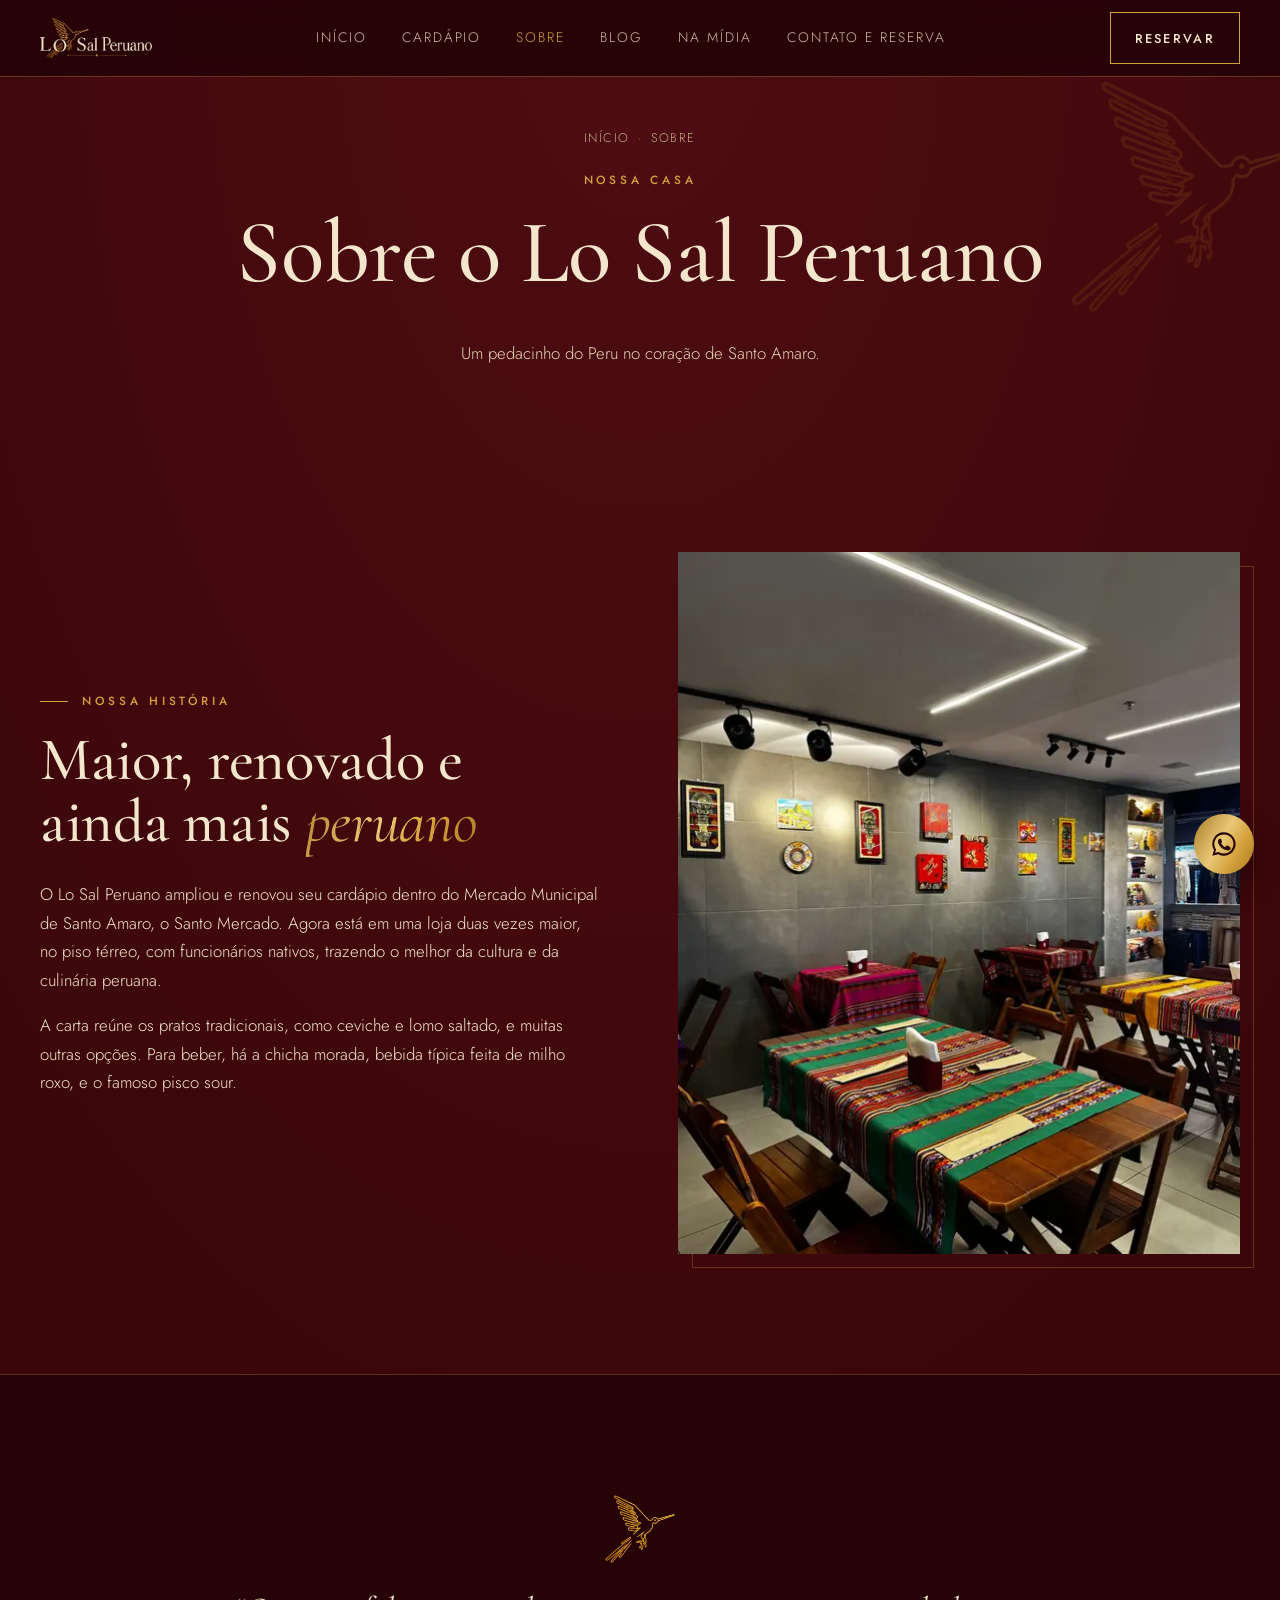
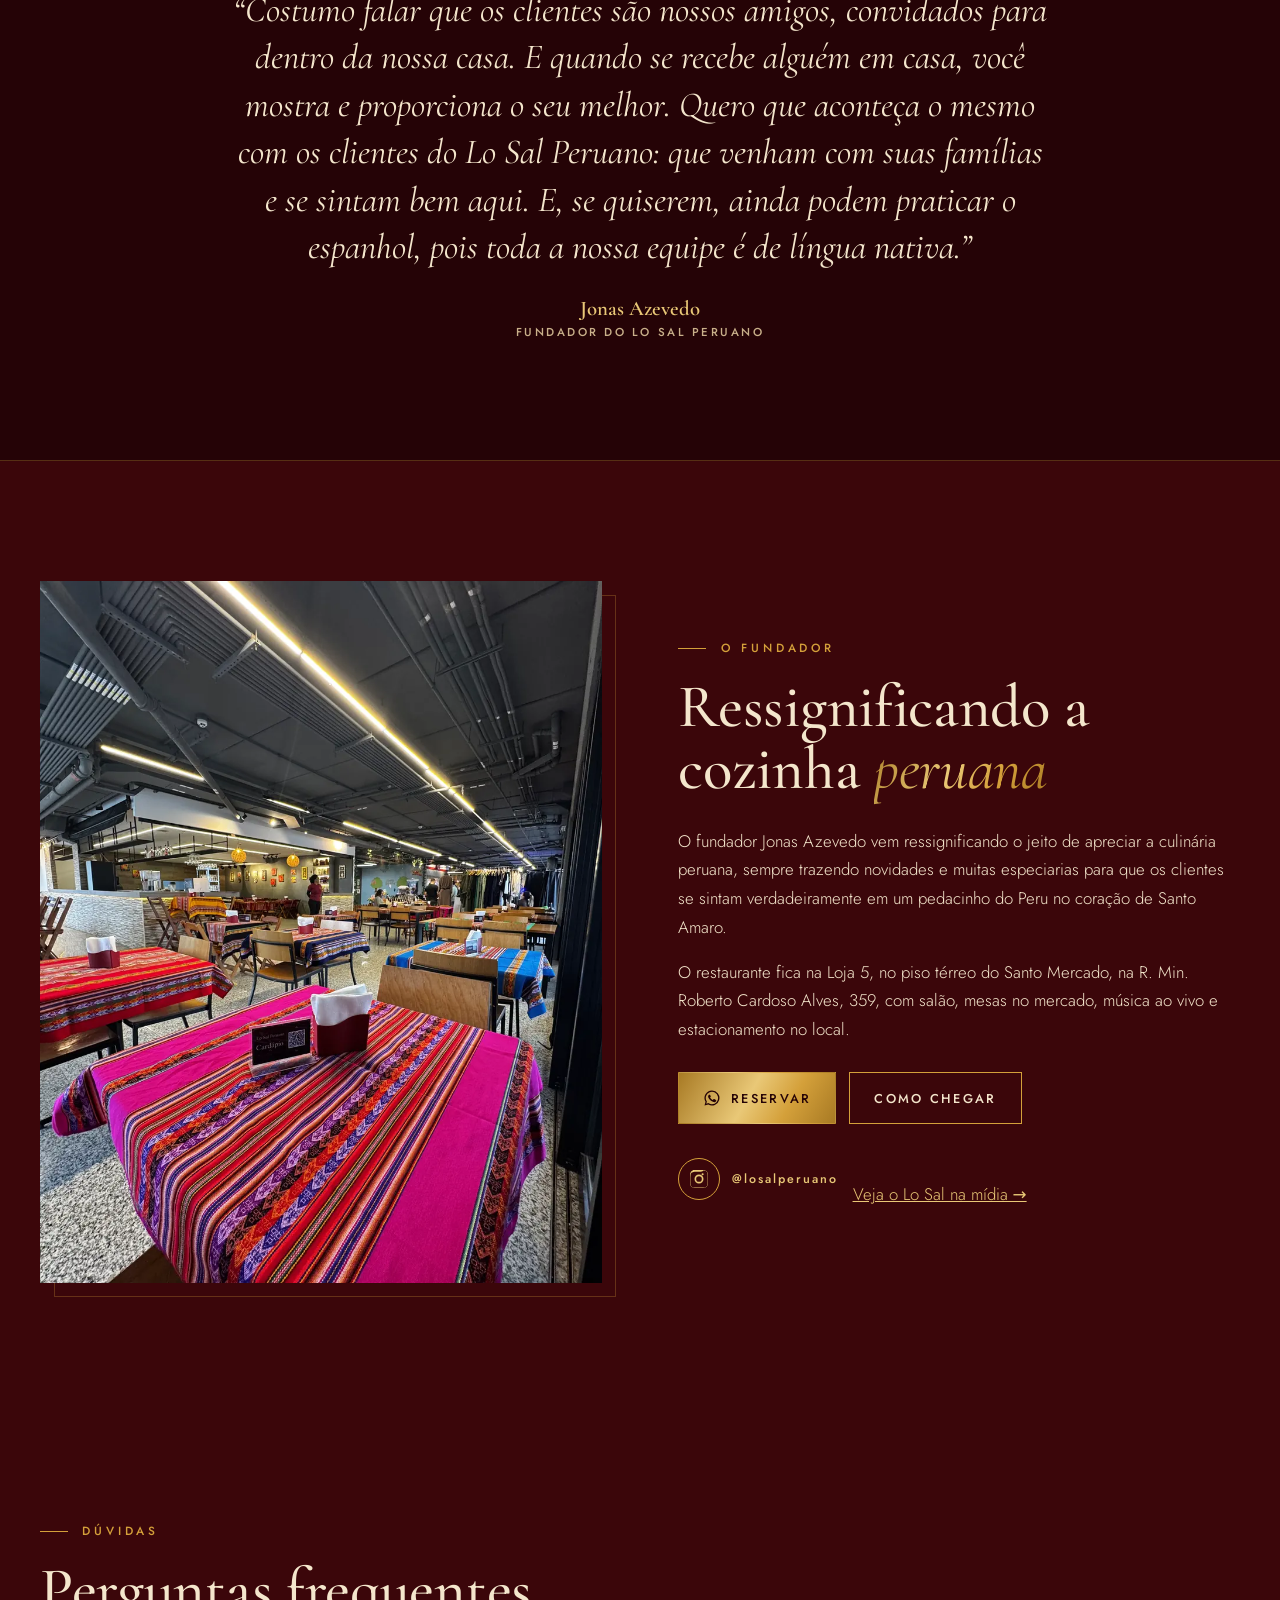
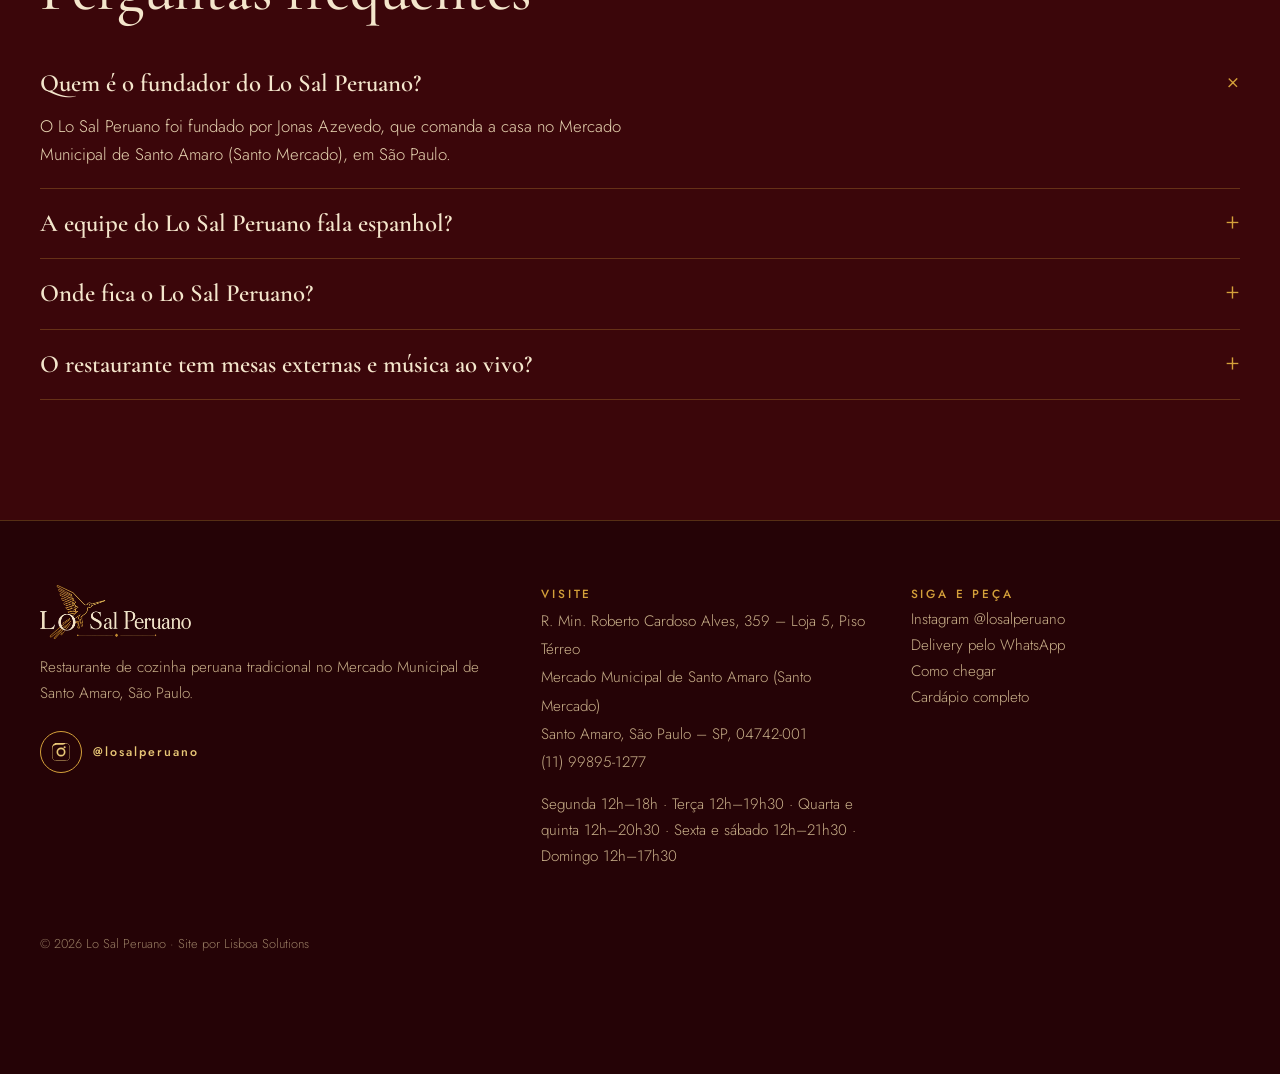
<file: sobre/index.html>
<!doctype html><html lang="pt-BR"><head><meta charset="utf-8">
<script>(function(c,l,a,r,i,t,y){if(i==="CLARITY_ID")return;c[a]=c[a]||function(){(c[a].q=c[a].q||[]).push(arguments)};t=l.createElement(r);t.async=1;t.src="https://www.clarity.ms/tag/"+i;y=l.getElementsByTagName(r)[0];y.parentNode.insertBefore(t,y)})(window,document,"clarity","script","CLARITY_ID");</script>
<meta name="viewport" content="width=device-width,initial-scale=1,viewport-fit=cover">
<title>Sobre o Lo Sal Peruano | História, fundador e cozinha peruana</title><meta name="description" content="Conheça o Lo Sal Peruano, fundado por Jonas Azevedo: loja ampliada no Santo Mercado, em Santo Amaro, SP, com equipe nativa, ceviche, lomo saltado e pisco sour.">
<link rel="canonical" href="https://losalperuano.com.br/sobre/"><meta name="robots" content="index,follow,max-image-preview:large">
<meta name="theme-color" content="#3B060A"><meta name="geo.region" content="BR-SP"><meta name="geo.placename" content="Santo Amaro, São Paulo">
<meta property="og:type" content="website"><meta property="og:locale" content="pt_BR"><meta property="og:site_name" content="Lo Sal Peruano">
<meta property="og:title" content="Sobre o Lo Sal Peruano | História, fundador e cozinha peruana"><meta property="og:description" content="Conheça o Lo Sal Peruano, fundado por Jonas Azevedo: loja ampliada no Santo Mercado, em Santo Amaro, SP, com equipe nativa, ceviche, lomo saltado e pisco sour."><meta property="og:url" content="https://losalperuano.com.br/sobre/"><meta property="og:image" content="https://losalperuano.com.br/img/og.jpg">
<meta name="twitter:card" content="summary_large_image">
<link rel="icon" href="/favicon.ico" sizes="any"><link rel="icon" type="image/png" sizes="32x32" href="/favicon-32.png"><link rel="apple-touch-icon" href="/apple-touch-icon.png"><link rel="manifest" href="/site.webmanifest">
<link rel="preconnect" href="https://fonts.googleapis.com"><link rel="preconnect" href="https://fonts.gstatic.com" crossorigin>
<link rel="stylesheet" href="https://fonts.googleapis.com/css2?family=Cormorant+Garamond:ital,wght@0,500;0,600;1,400&family=Jost:wght@300;400;500&display=swap" media="print" onload="this.media='all'">
<noscript><link rel="stylesheet" href="https://fonts.googleapis.com/css2?family=Cormorant+Garamond:ital,wght@0,500;0,600;1,400&family=Jost:wght@300;400;500&display=swap"></noscript>
<link rel="stylesheet" href="/assets/style.css">
<script type="application/ld+json">{"@context":"https://schema.org","@graph":[{"@type":"Restaurant","@id":"https://losalperuano.com.br/#restaurante","name":"Lo Sal Peruano","alternateName":"Restaurante Peruano Lo Sal","slogan":"Cocina Tradicional","url":"https://losalperuano.com.br/","logo":"https://losalperuano.com.br/img/logo.webp","image":["https://losalperuano.com.br/img/slide/pulpo-a-la-nortena.webp","https://losalperuano.com.br/img/slide/ceviche-de-pescado.webp","https://losalperuano.com.br/img/slide/fettuccine-con-lomo-saltado.webp","https://losalperuano.com.br/img/slide/salao-lo-sal-peruano.webp","https://losalperuano.com.br/img/slide/mesas-santo-mercado.webp","https://losalperuano.com.br/img/og.jpg"],"telephone":"+55 11 99895-1277","address":{"@type":"PostalAddress","streetAddress":"R. Min. Roberto Cardoso Alves, 359 - Loja 5, Piso Térreo (Mercado Municipal de Santo Amaro)","addressLocality":"São Paulo","addressRegion":"SP","postalCode":"04742-001","addressCountry":"BR"},"geo":{"@type":"GeoCoordinates","latitude":-23.650263,"longitude":-46.699966},"servesCuisine":["Peruvian","Peruana","Ceviche"],"priceRange":"R$ 60–120","currenciesAccepted":"BRL","menu":"https://losalperuano.com.br/cardapio/","hasMenu":{"@id":"https://losalperuano.com.br/cardapio/#menu"},"hasMap":"https://www.google.com/maps?cid=2345966665367776987","containedInPlace":{"@type":"Place","name":"Mercado Municipal de Santo Amaro (Santo Mercado)"},"areaServed":{"@type":"City","name":"São Paulo"},"sameAs":["https://www.instagram.com/losalperuano/"],"subjectOf":[{"@type":"Article","headline":"Volta ao mundo em sabores: 7 restaurantes com culinária de outros países em SP","url":"https://www.gazetasp.com.br/turismo/volta-ao-mundo-em-sabores-7-restaurantes-com-culinaria-de-outros/","publisher":{"@type":"Organization","name":"Gazeta de São Paulo"},"datePublished":"2023-02-17"},{"@type":"Article","headline":"Lo Sal Peruano no Tatuapé traz história de superação e sabor","url":"https://infomente.com.br/lo-sal-peruano-no-tatuape-traz-historia-de-superacao-e-sabor/","publisher":{"@type":"Organization","name":"Infomente"},"datePublished":"2024-12-17"},{"@type":"Article","headline":"Lo Sal Peruano abre suas portas na Zona Leste","url":"https://saopauloemdestaque.com.br/lo-sal-peruano-abre-suas-portas-na-zona-leste/","publisher":{"@type":"Organization","name":"São Paulo em Destaque"}},{"@type":"Article","headline":"Conheça o Lo Sal Peruano, em São Paulo","url":"https://gastronominho.com.br/comidas/2022/09/conheca-o-lo-sal-peruano-em-sao-paulo/","publisher":{"@type":"Organization","name":"Gastronominho"},"datePublished":"2022-09-27"},{"@type":"Article","headline":"Comida peruana no Mercadão de São Paulo – Lo Sal Peruano","url":"https://gastronomiaeviagens.com.br/2022/03/09/comida-peruana-no-mercadao-de-sao-paulo-lo-sal-peruano/","publisher":{"@type":"Organization","name":"Gastronomia e Viagens"},"datePublished":"2022-03-09"}],"founder":{"@type":"Person","@id":"https://losalperuano.com.br/sobre/#jonas-azevedo","name":"Jonas Azevedo"},"knowsLanguage":["pt-BR","es"],"parentOrganization":{"@id":"https://losalperuano.com.br/#marca"},"brand":{"@id":"https://losalperuano.com.br/#marca"},"branchCode":"santo-amaro","openingHoursSpecification":[{"@type":"OpeningHoursSpecification","dayOfWeek":"https://schema.org/Monday","opens":"12:00","closes":"18:00"},{"@type":"OpeningHoursSpecification","dayOfWeek":"https://schema.org/Tuesday","opens":"12:00","closes":"19:30"},{"@type":"OpeningHoursSpecification","dayOfWeek":"https://schema.org/Wednesday","opens":"12:00","closes":"20:30"},{"@type":"OpeningHoursSpecification","dayOfWeek":"https://schema.org/Thursday","opens":"12:00","closes":"20:30"},{"@type":"OpeningHoursSpecification","dayOfWeek":"https://schema.org/Friday","opens":"12:00","closes":"21:30"},{"@type":"OpeningHoursSpecification","dayOfWeek":"https://schema.org/Saturday","opens":"12:00","closes":"21:30"},{"@type":"OpeningHoursSpecification","dayOfWeek":"https://schema.org/Sunday","opens":"12:00","closes":"17:30"}],"amenityFeature":[{"@type":"LocationFeatureSpecification","name":"Mesas externas","value":true},{"@type":"LocationFeatureSpecification","name":"Música ao vivo","value":true},{"@type":"LocationFeatureSpecification","name":"Opções vegetarianas","value":true},{"@type":"LocationFeatureSpecification","name":"Delivery","value":true},{"@type":"LocationFeatureSpecification","name":"Retirada no local","value":true},{"@type":"LocationFeatureSpecification","name":"Menu infantil","value":true},{"@type":"LocationFeatureSpecification","name":"Estacionamento (Santo Mercado)","value":true}],"potentialAction":{"@type":"OrderAction","target":"https://wa.me/5511998951277?text=Ol%C3%A1%21%20Voc%C3%AAs%20fazem%20delivery%3F%20Quero%20fazer%20um%20pedido.","deliveryMethod":["http://purl.org/goodrelations/v1#DeliveryModeOwnFleet","http://purl.org/goodrelations/v1#DeliveryModePickUp"]}},{"@type":"Person","@id":"https://losalperuano.com.br/sobre/#jonas-azevedo","name":"Jonas Azevedo","jobTitle":"Fundador","worksFor":{"@id":"https://losalperuano.com.br/#restaurante"}},{"@type":"BreadcrumbList","itemListElement":[{"@type":"ListItem","position":1,"name":"Início","item":"https://losalperuano.com.br/"},{"@type":"ListItem","position":2,"name":"Sobre","item":"https://losalperuano.com.br/sobre/"}]},{"@type":"AboutPage","url":"https://losalperuano.com.br/sobre/","about":{"@id":"https://losalperuano.com.br/#restaurante"},"speakable":{"@type":"SpeakableSpecification","cssSelector":[".speak-sobre"]}},{"@type":"FAQPage","mainEntity":[{"@type":"Question","name":"Quem é o fundador do Lo Sal Peruano?","acceptedAnswer":{"@type":"Answer","text":"O Lo Sal Peruano foi fundado por Jonas Azevedo, que comanda a casa no Mercado Municipal de Santo Amaro (Santo Mercado), em São Paulo."}},{"@type":"Question","name":"A equipe do Lo Sal Peruano fala espanhol?","acceptedAnswer":{"@type":"Answer","text":"Sim. Toda a equipe é formada por funcionários nativos de língua espanhola. Os clientes podem até praticar o espanhol durante a visita."}},{"@type":"Question","name":"Onde fica o Lo Sal Peruano?","acceptedAnswer":{"@type":"Answer","text":"Dentro do Mercado Municipal de Santo Amaro (Santo Mercado), na R. Min. Roberto Cardoso Alves, 359, Loja 5, Piso Térreo, Santo Amaro, São Paulo – SP, CEP 04742-001."}},{"@type":"Question","name":"O restaurante tem mesas externas e música ao vivo?","acceptedAnswer":{"@type":"Answer","text":"Sim, o Lo Sal Peruano oferece mesas externas e música ao vivo."}}]}]}</script></head><body><a class="skip" href="#conteudo">Pular para o conteúdo</a>
<header class="hdr"><div class="wrap"><a class="brand" href="/" aria-label="Lo Sal Peruano, página inicial"><img src="/img/logo.webp" alt="Lo Sal Peruano – Cocina Tradicional" width="600" height="214"></a>
<nav class="nav" aria-label="Principal"><a href="/">Início</a><a href="/cardapio/">Cardápio</a><a href="/sobre/" aria-current="page">Sobre</a><a href="/blog/">Blog</a><a href="/na-midia/">Na mídia</a><a href="/contato/">Contato e reserva</a></nav><a class="btn" href="https://wa.me/5511998951277?text=Ol%C3%A1%21%20Quero%20reservar%20uma%20mesa%20no%20Lo%20Sal%20Peruano." target="_blank" rel="noopener">Reservar</a>
<button class="menu-tg" aria-label="Abrir menu" aria-expanded="false"><span></span><span></span></button></div></header>
<main id="conteudo"><section class="page-hero"><img class="bird" src="/img/beija-flor.webp" alt="" width="256" height="248"><div class="wrap"><nav class="crumbs" aria-label="Você está em"><ol><li><a href="/">Início</a></li><li aria-current="page">Sobre</li></ol></nav><p class="kicker">Nossa casa</p><h1>Sobre o Lo Sal Peruano</h1><p class="lead">Um pedacinho do Peru no coração de Santo Amaro.</p></div></section>
<section><div class="wrap split"><div class="rv speak-sobre"><p class="kicker">Nossa história</p><h2>Maior, renovado e ainda mais <em>peruano</em></h2>
<p>O Lo Sal Peruano ampliou e renovou seu cardápio dentro do Mercado Municipal de Santo Amaro, o Santo Mercado. Agora está em uma loja duas vezes maior, no piso térreo, com funcionários nativos, trazendo o melhor da cultura e da culinária peruana.</p>
<p>A carta reúne os pratos tradicionais, como ceviche e lomo saltado, e muitas outras opções. Para beber, há a chicha morada, bebida típica feita de milho roxo, e o famoso pisco sour.</p></div>
<div class="frame rv"><picture><source media="(max-width:700px)" srcset="/img/slide/salao-lo-sal-peruano-sm.webp"><img src="/img/slide/salao-lo-sal-peruano.webp" alt="Salão do Lo Sal Peruano decorado com arte e tecidos peruanos" width="960" height="1200" loading="lazy"></picture></div></div></section>
<section class="band"><div class="wrap"><div class="quote rv"><img class="bird" src="/img/beija-flor.webp" alt="" width="256" height="248" loading="lazy">
<blockquote><p>“Costumo falar que os clientes são nossos amigos, convidados para dentro da nossa casa. E quando se recebe alguém em casa, você mostra e proporciona o seu melhor. Quero que aconteça o mesmo com os clientes do Lo Sal Peruano: que venham com suas famílias e se sintam bem aqui. E, se quiserem, ainda podem praticar o espanhol, pois toda a nossa equipe é de língua nativa.”</p></blockquote>
<p class="who"><b>Jonas Azevedo</b><span>Fundador do Lo Sal Peruano</span></p></div></div></section>
<section><div class="wrap split"><div class="frame rv"><picture><source media="(max-width:700px)" srcset="/img/slide/mesas-santo-mercado-sm.webp"><img src="/img/slide/mesas-santo-mercado.webp" alt="Mesas do Lo Sal Peruano dentro do Mercado Municipal de Santo Amaro" width="960" height="1200" loading="lazy"></picture></div><div class="rv"><p class="kicker">O fundador</p><h2>Ressignificando a cozinha <em>peruana</em></h2>
<p>O fundador Jonas Azevedo vem ressignificando o jeito de apreciar a culinária peruana, sempre trazendo novidades e muitas especiarias para que os clientes se sintam verdadeiramente em um pedacinho do Peru no coração de Santo Amaro.</p>
<p>O restaurante fica na Loja 5, no piso térreo do Santo Mercado, na R. Min. Roberto Cardoso Alves, 359, com salão, mesas no mercado, música ao vivo e estacionamento no local.</p>
<div class="ctas" style="max-width:460px"><a class="btn fill" href="https://wa.me/5511998951277?text=Ol%C3%A1%21%20Quero%20reservar%20uma%20mesa%20no%20Lo%20Sal%20Peruano." target="_blank" rel="noopener"><svg viewBox="0 0 24 24" aria-hidden="true"><path d="M12 2a10 10 0 0 0-8.6 15.1L2 22l5-1.3A10 10 0 1 0 12 2zm0 18.2c-1.5 0-3-.4-4.3-1.2l-.3-.2-3 .8.8-2.9-.2-.3A8.2 8.2 0 1 1 12 20.2zm4.5-6.1c-.2-.1-1.5-.7-1.7-.8-.2-.1-.4-.1-.6.1l-.8 1c-.1.2-.3.2-.5.1a6.7 6.7 0 0 1-3.3-2.9c-.3-.4.2-.4.7-1.3.1-.2 0-.3 0-.5l-.8-1.8c-.2-.5-.4-.4-.6-.4h-.5c-.2 0-.5.1-.7.3-.2.3-.9.9-.9 2.2s1 2.6 1.1 2.7c.1.2 1.9 2.9 4.6 4 1.7.7 2.4.8 3.2.7.5-.1 1.5-.6 1.8-1.2.2-.6.2-1.1.1-1.2l-.4-.2z"/></svg>Reservar</a><a class="btn" href="https://www.google.com/maps?cid=2345966665367776987" target="_blank" rel="noopener">Como chegar</a></div>
<p style="margin-top:1.5rem"><a class="ig-foot" href="https://www.instagram.com/losalperuano/" target="_blank" rel="noopener"><svg viewBox="0 0 24 24" aria-hidden="true"><path d="M12 2.2c3.2 0 3.6 0 4.8.1 1.2.1 1.8.2 2.2.4.6.2 1 .5 1.4.9.4.4.7.8.9 1.4.2.4.4 1 .4 2.2.1 1.3.1 1.6.1 4.8s0 3.6-.1 4.8c-.1 1.2-.2 1.8-.4 2.2-.2.6-.5 1-.9 1.4-.4.4-.8.7-1.4.9-.4.2-1 .4-2.2.4-1.3.1-1.6.1-4.8.1s-3.6 0-4.8-.1c-1.2-.1-1.8-.2-2.2-.4-.6-.2-1-.5-1.4-.9-.4-.4-.7-.8-.9-1.4-.2-.4-.4-1-.4-2.2C2.2 15.6 2.2 15.2 2.2 12s0-3.6.1-4.8c.1-1.2.2-1.8.4-2.2.2-.6.5-1 .9-1.4.4-.4.8-.7 1.4-.9.4-.2 1-.4 2.2-.4C8.4 2.2 8.8 2.2 12 2.2zm0 1.8c-3.1 0-3.5 0-4.7.1-1.1.1-1.7.2-2.1.4-.5.2-.9.4-1.3.8-.4.4-.6.8-.8 1.3-.2.4-.3 1-.4 2.1C2.6 9.9 2.6 10.3 2.6 12s0 3.5.1 4.7c.1 1.1.2 1.7.4 2.1.2.5.4.9.8 1.3.4.4.8.6 1.3.8.4.2 1 .3 2.1.4 1.2.1 1.6.1 4.7.1s3.5 0 4.7-.1c1.1-.1 1.7-.2 2.1-.4.5-.2.9-.4 1.3-.8.4-.4.6-.8.8-1.3.2-.4.3-1 .4-2.1.1-1.2.1-1.6.1-4.7s0-3.5-.1-4.7c-.1-1.1-.2-1.7-.4-2.1-.2-.5-.4-.9-.8-1.3-.4-.4-.8-.6-1.3-.8-.4-.2-1-.3-2.1-.4C15.5 4 15.1 4 12 4zm0 3.1a4.9 4.9 0 1 1 0 9.8 4.9 4.9 0 0 1 0-9.8zm0 8a3.1 3.1 0 1 0 0-6.2 3.1 3.1 0 0 0 0 6.2zm5.1-8.3a1.1 1.1 0 1 1-2.3 0 1.1 1.1 0 0 1 2.3 0z"/></svg><span>@losalperuano</span></a> &nbsp; <a href="/na-midia/" style="color:var(--ouro-2)">Veja o Lo Sal na mídia →</a></p></div></div></section>
<section class="faq" id="faq"><div class="wrap"><p class="kicker">Dúvidas</p><h2 class="rv">Perguntas frequentes</h2><div class="rv speak-faq"><details open><summary>Quem é o fundador do Lo Sal Peruano?</summary><p>O Lo Sal Peruano foi fundado por Jonas Azevedo, que comanda a casa no Mercado Municipal de Santo Amaro (Santo Mercado), em São Paulo.</p></details><details><summary>A equipe do Lo Sal Peruano fala espanhol?</summary><p>Sim. Toda a equipe é formada por funcionários nativos de língua espanhola. Os clientes podem até praticar o espanhol durante a visita.</p></details><details><summary>Onde fica o Lo Sal Peruano?</summary><p>Dentro do Mercado Municipal de Santo Amaro (Santo Mercado), na R. Min. Roberto Cardoso Alves, 359, Loja 5, Piso Térreo, Santo Amaro, São Paulo – SP, CEP 04742-001.</p></details><details><summary>O restaurante tem mesas externas e música ao vivo?</summary><p>Sim, o Lo Sal Peruano oferece mesas externas e música ao vivo.</p></details></div></div></section></main>
<footer class="ftr"><div class="wrap"><div class="grid"><div><img class="logo" src="/img/logo.webp" alt="Lo Sal Peruano" width="600" height="214" loading="lazy">
<p>Restaurante de cozinha peruana tradicional no Mercado Municipal de Santo Amaro, São Paulo.</p><a class="ig-foot" href="https://www.instagram.com/losalperuano/" target="_blank" rel="noopener" aria-label="Instagram @losalperuano"><svg viewBox="0 0 24 24" aria-hidden="true"><path d="M12 2.2c3.2 0 3.6 0 4.8.1 1.2.1 1.8.2 2.2.4.6.2 1 .5 1.4.9.4.4.7.8.9 1.4.2.4.4 1 .4 2.2.1 1.3.1 1.6.1 4.8s0 3.6-.1 4.8c-.1 1.2-.2 1.8-.4 2.2-.2.6-.5 1-.9 1.4-.4.4-.8.7-1.4.9-.4.2-1 .4-2.2.4-1.3.1-1.6.1-4.8.1s-3.6 0-4.8-.1c-1.2-.1-1.8-.2-2.2-.4-.6-.2-1-.5-1.4-.9-.4-.4-.7-.8-.9-1.4-.2-.4-.4-1-.4-2.2C2.2 15.6 2.2 15.2 2.2 12s0-3.6.1-4.8c.1-1.2.2-1.8.4-2.2.2-.6.5-1 .9-1.4.4-.4.8-.7 1.4-.9.4-.2 1-.4 2.2-.4C8.4 2.2 8.8 2.2 12 2.2zm0 1.8c-3.1 0-3.5 0-4.7.1-1.1.1-1.7.2-2.1.4-.5.2-.9.4-1.3.8-.4.4-.6.8-.8 1.3-.2.4-.3 1-.4 2.1C2.6 9.9 2.6 10.3 2.6 12s0 3.5.1 4.7c.1 1.1.2 1.7.4 2.1.2.5.4.9.8 1.3.4.4.8.6 1.3.8.4.2 1 .3 2.1.4 1.2.1 1.6.1 4.7.1s3.5 0 4.7-.1c1.1-.1 1.7-.2 2.1-.4.5-.2.9-.4 1.3-.8.4-.4.6-.8.8-1.3.2-.4.3-1 .4-2.1.1-1.2.1-1.6.1-4.7s0-3.5-.1-4.7c-.1-1.1-.2-1.7-.4-2.1-.2-.5-.4-.9-.8-1.3-.4-.4-.8-.6-1.3-.8-.4-.2-1-.3-2.1-.4C15.5 4 15.1 4 12 4zm0 3.1a4.9 4.9 0 1 1 0 9.8 4.9 4.9 0 0 1 0-9.8zm0 8a3.1 3.1 0 1 0 0-6.2 3.1 3.1 0 0 0 0 6.2zm5.1-8.3a1.1 1.1 0 1 1-2.3 0 1.1 1.1 0 0 1 2.3 0z"/></svg><span>@losalperuano</span></a></div>
<div><h3>Visite</h3><address class="nap">R. Min. Roberto Cardoso Alves, 359 – Loja 5, Piso Térreo<br>Mercado Municipal de Santo Amaro (Santo Mercado)<br>Santo Amaro, São Paulo – SP, 04742-001<br><a href="tel:+551199895-1277">(11) 99895-1277</a></address><p style="margin-top:1rem">Segunda 12h–18h · Terça 12h–19h30 · Quarta e quinta 12h–20h30 · Sexta e sábado 12h–21h30 · Domingo 12h–17h30</p></div>
<div><h3>Siga e peça</h3><p><a href="https://www.instagram.com/losalperuano/" target="_blank" rel="noopener">Instagram @losalperuano</a><br><a href="https://wa.me/5511998951277?text=Ol%C3%A1%21%20Voc%C3%AAs%20fazem%20delivery%3F%20Quero%20fazer%20um%20pedido." target="_blank" rel="noopener">Delivery pelo WhatsApp</a><br><a href="https://www.google.com/maps?cid=2345966665367776987" target="_blank" rel="noopener">Como chegar</a><br><a href="/cardapio/">Cardápio completo</a></p></div></div>
<small>© 2026 Lo Sal Peruano · Site por Lisboa Solutions</small></div></footer>
<a class="fab" href="https://wa.me/5511998951277?text=Ol%C3%A1%21%20Quero%20reservar%20uma%20mesa%20no%20Lo%20Sal%20Peruano." target="_blank" rel="noopener" aria-label="Reservar pelo WhatsApp"><svg viewBox="0 0 24 24" aria-hidden="true"><path d="M12 2a10 10 0 0 0-8.6 15.1L2 22l5-1.3A10 10 0 1 0 12 2zm0 18.2c-1.5 0-3-.4-4.3-1.2l-.3-.2-3 .8.8-2.9-.2-.3A8.2 8.2 0 1 1 12 20.2zm4.5-6.1c-.2-.1-1.5-.7-1.7-.8-.2-.1-.4-.1-.6.1l-.8 1c-.1.2-.3.2-.5.1a6.7 6.7 0 0 1-3.3-2.9c-.3-.4.2-.4.7-1.3.1-.2 0-.3 0-.5l-.8-1.8c-.2-.5-.4-.4-.6-.4h-.5c-.2 0-.5.1-.7.3-.2.3-.9.9-.9 2.2s1 2.6 1.1 2.7c.1.2 1.9 2.9 4.6 4 1.7.7 2.4.8 3.2.7.5-.1 1.5-.6 1.8-1.2.2-.6.2-1.1.1-1.2l-.4-.2z"/></svg></a>
<nav class="bbar" aria-label="Ações rápidas"><a href="https://wa.me/5511998951277?text=Ol%C3%A1%21%20Quero%20reservar%20uma%20mesa%20no%20Lo%20Sal%20Peruano." target="_blank" rel="noopener"><svg viewBox="0 0 24 24" aria-hidden="true"><path d="M12 2a10 10 0 0 0-8.6 15.1L2 22l5-1.3A10 10 0 1 0 12 2zm0 18.2c-1.5 0-3-.4-4.3-1.2l-.3-.2-3 .8.8-2.9-.2-.3A8.2 8.2 0 1 1 12 20.2zm4.5-6.1c-.2-.1-1.5-.7-1.7-.8-.2-.1-.4-.1-.6.1l-.8 1c-.1.2-.3.2-.5.1a6.7 6.7 0 0 1-3.3-2.9c-.3-.4.2-.4.7-1.3.1-.2 0-.3 0-.5l-.8-1.8c-.2-.5-.4-.4-.6-.4h-.5c-.2 0-.5.1-.7.3-.2.3-.9.9-.9 2.2s1 2.6 1.1 2.7c.1.2 1.9 2.9 4.6 4 1.7.7 2.4.8 3.2.7.5-.1 1.5-.6 1.8-1.2.2-.6.2-1.1.1-1.2l-.4-.2z"/></svg>Reservar</a><a href="/cardapio/"><svg viewBox="0 0 24 24" aria-hidden="true"><path d="M4 3h2v8a2 2 0 0 0 2 2v8h2v-8a2 2 0 0 0 2-2V3h-2v6H9V3H7v6H6V3zm13 0c-2 0-3 2.5-3 6v5h2v7h2V3z"/></svg>Cardápio</a><a href="https://www.google.com/maps?cid=2345966665367776987" target="_blank" rel="noopener"><svg viewBox="0 0 24 24" aria-hidden="true"><path d="M12 2a7 7 0 0 0-7 7c0 5.2 7 13 7 13s7-7.8 7-13a7 7 0 0 0-7-7zm0 9.5A2.5 2.5 0 1 1 12 6.5a2.5 2.5 0 0 1 0 5z"/></svg>Rotas</a></nav>
<script src="/assets/main.js" defer></script></body></html>
</file>
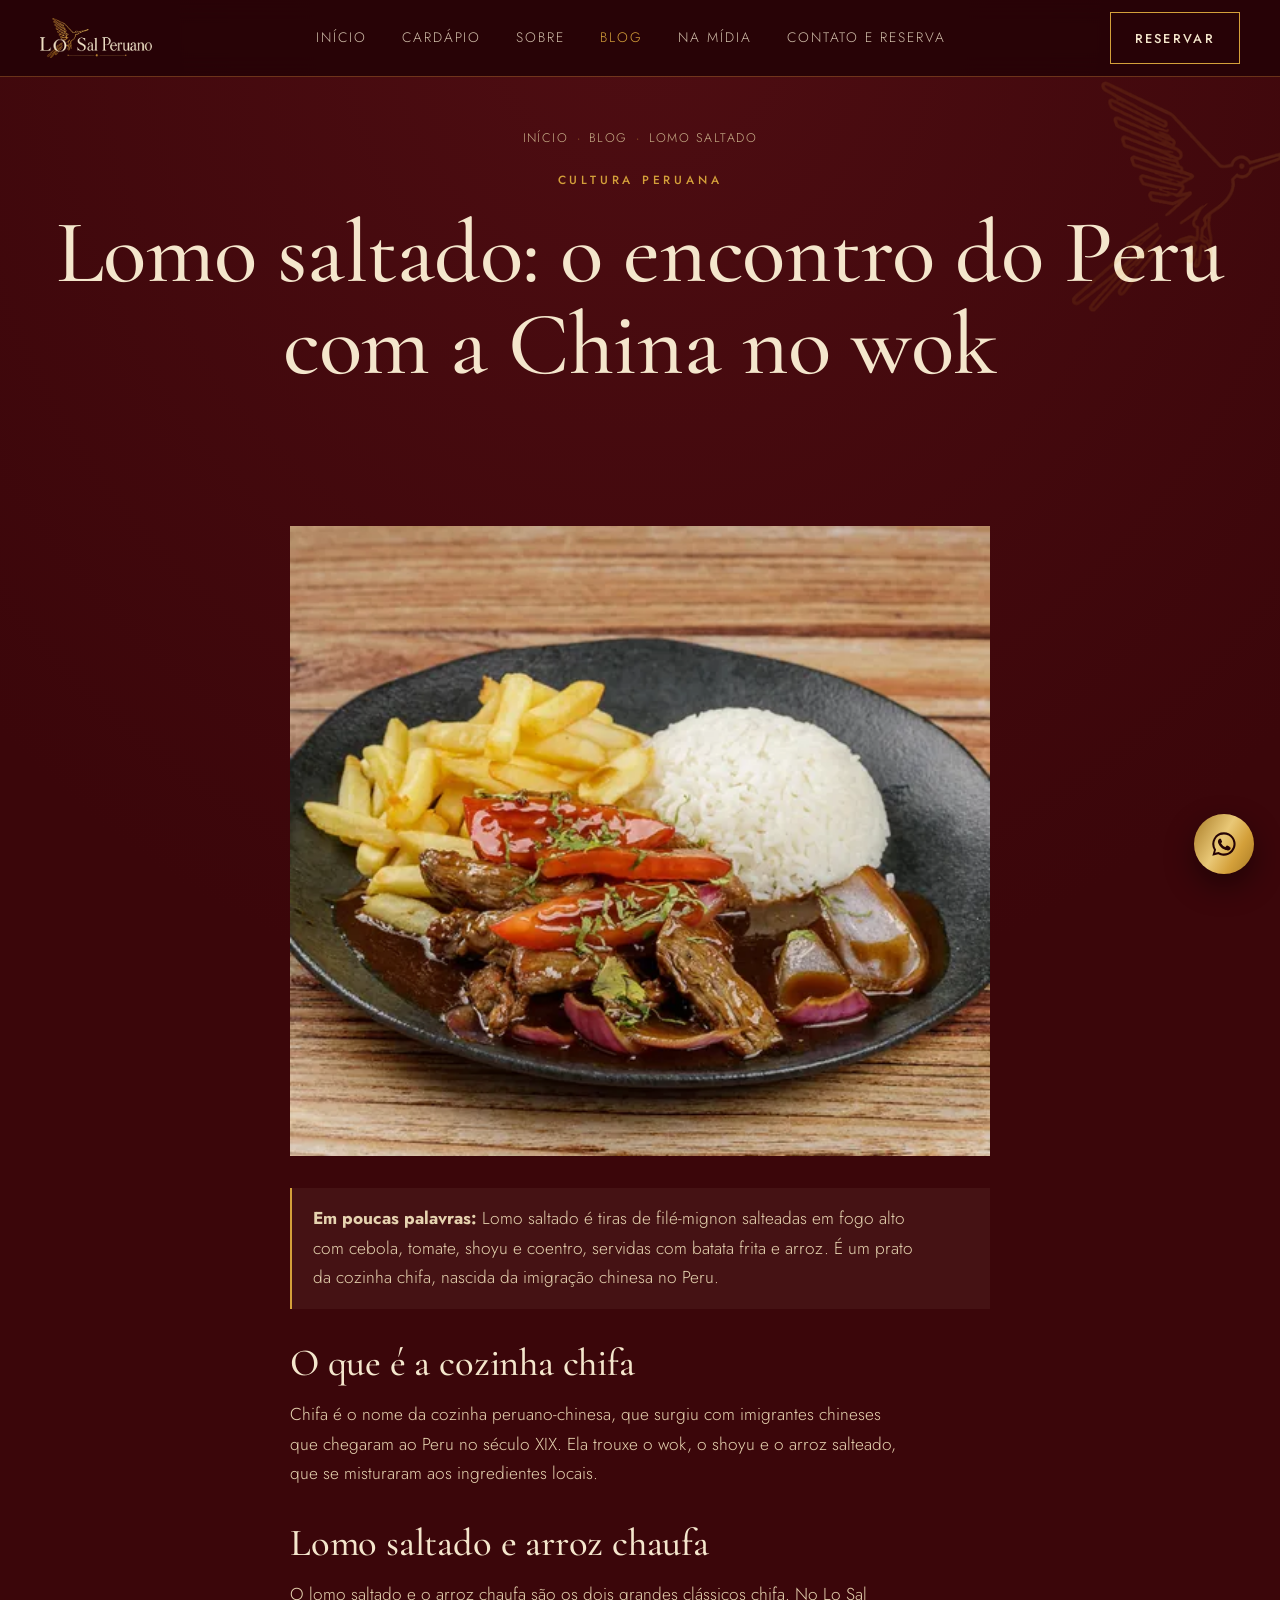
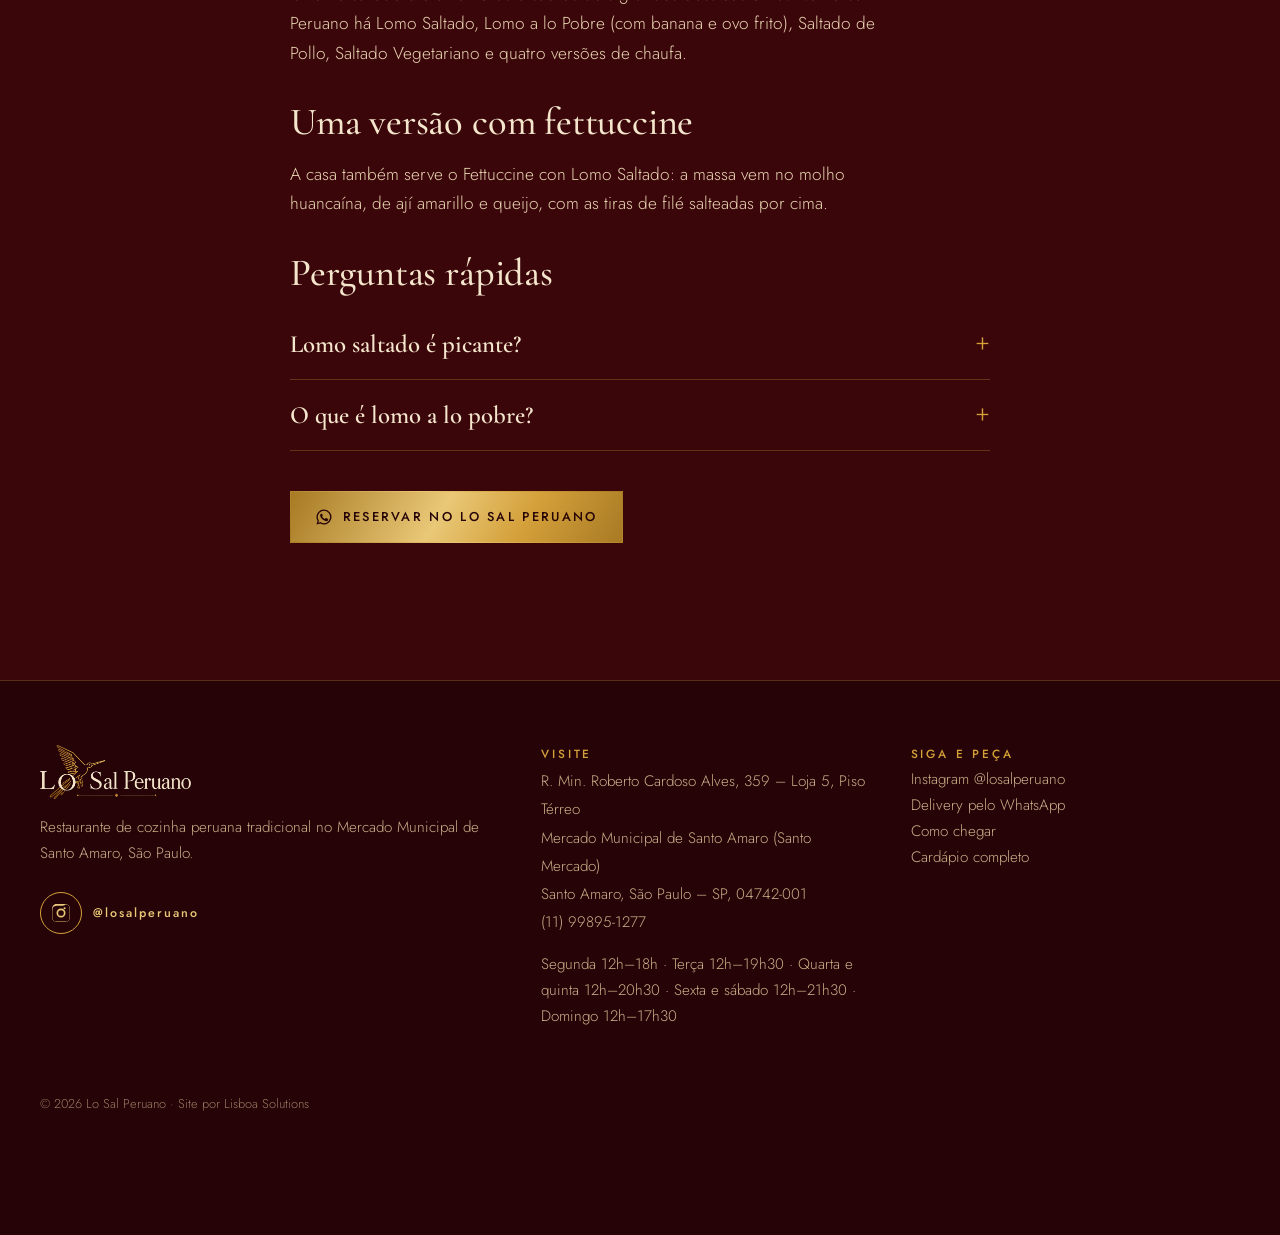
<file: blog/lomo-saltado/index.html>
<!doctype html><html lang="pt-BR"><head><meta charset="utf-8">
<script>(function(c,l,a,r,i,t,y){if(i==="CLARITY_ID")return;c[a]=c[a]||function(){(c[a].q=c[a].q||[]).push(arguments)};t=l.createElement(r);t.async=1;t.src="https://www.clarity.ms/tag/"+i;y=l.getElementsByTagName(r)[0];y.parentNode.insertBefore(t,y)})(window,document,"clarity","script","CLARITY_ID");</script>
<meta name="viewport" content="width=device-width,initial-scale=1,viewport-fit=cover">
<title>Lomo saltado: o encontro do Peru com a China no wok | Lo Sal Peruano</title><meta name="description" content="Lomo saltado é tiras de filé-mignon salteadas em fogo alto com cebola, tomate, shoyu e coentro, servidas com batata frita e arroz. É um prato da cozinha ch">
<link rel="canonical" href="https://losalperuano.com.br/blog/lomo-saltado/"><meta name="robots" content="index,follow,max-image-preview:large">
<meta name="theme-color" content="#3B060A"><meta name="geo.region" content="BR-SP"><meta name="geo.placename" content="Santo Amaro, São Paulo">
<meta property="og:type" content="website"><meta property="og:locale" content="pt_BR"><meta property="og:site_name" content="Lo Sal Peruano">
<meta property="og:title" content="Lomo saltado: o encontro do Peru com a China no wok | Lo Sal Peruano"><meta property="og:description" content="Lomo saltado é tiras de filé-mignon salteadas em fogo alto com cebola, tomate, shoyu e coentro, servidas com batata frita e arroz. É um prato da cozinha ch"><meta property="og:url" content="https://losalperuano.com.br/blog/lomo-saltado/"><meta property="og:image" content="https://losalperuano.com.br/img/sq/lomo-saltado.webp">
<meta name="twitter:card" content="summary_large_image">
<link rel="icon" href="/favicon.ico" sizes="any"><link rel="icon" type="image/png" sizes="32x32" href="/favicon-32.png"><link rel="apple-touch-icon" href="/apple-touch-icon.png"><link rel="manifest" href="/site.webmanifest">
<link rel="preconnect" href="https://fonts.googleapis.com"><link rel="preconnect" href="https://fonts.gstatic.com" crossorigin>
<link rel="stylesheet" href="https://fonts.googleapis.com/css2?family=Cormorant+Garamond:ital,wght@0,500;0,600;1,400&family=Jost:wght@300;400;500&display=swap" media="print" onload="this.media='all'">
<noscript><link rel="stylesheet" href="https://fonts.googleapis.com/css2?family=Cormorant+Garamond:ital,wght@0,500;0,600;1,400&family=Jost:wght@300;400;500&display=swap"></noscript>
<link rel="stylesheet" href="/assets/style.css">
<script type="application/ld+json">{"@context":"https://schema.org","@graph":[{"@type":"Restaurant","@id":"https://losalperuano.com.br/#restaurante","name":"Lo Sal Peruano","address":{"@type":"PostalAddress","streetAddress":"R. Min. Roberto Cardoso Alves, 359 - Loja 5, Piso Térreo (Mercado Municipal de Santo Amaro)","addressLocality":"São Paulo","addressRegion":"SP","postalCode":"04742-001","addressCountry":"BR"},"telephone":"+55 11 99895-1277","url":"https://losalperuano.com.br/"},{"@type":"Article","headline":"Lomo saltado: o encontro do Peru com a China no wok","description":"Lomo saltado é tiras de filé-mignon salteadas em fogo alto com cebola, tomate, shoyu e coentro, servidas com batata frita e arroz. É um prato da cozinha ch","image":"https://losalperuano.com.br/img/sq/lomo-saltado.webp","datePublished":"2026-10-06","dateModified":"2026-10-06","inLanguage":"pt-BR","author":{"@id":"https://losalperuano.com.br/#restaurante"},"publisher":{"@id":"https://losalperuano.com.br/#restaurante"},"mainEntityOfPage":"https://losalperuano.com.br/blog/lomo-saltado/","speakable":{"@type":"SpeakableSpecification","cssSelector":[".speak"]}},{"@type":"BreadcrumbList","itemListElement":[{"@type":"ListItem","position":1,"name":"Início","item":"https://losalperuano.com.br/"},{"@type":"ListItem","position":2,"name":"Blog","item":"https://losalperuano.com.br/blog/"},{"@type":"ListItem","position":3,"name":"Lomo saltado","item":"https://losalperuano.com.br/blog/lomo-saltado/"}]},{"@type":"FAQPage","mainEntity":[{"@type":"Question","name":"Lomo saltado é picante?","acceptedAnswer":{"@type":"Answer","text":"Não costuma ser. O tempero vem do shoyu, da cebola, do tomate e do coentro."}},{"@type":"Question","name":"O que é lomo a lo pobre?","acceptedAnswer":{"@type":"Answer","text":"É o lomo saltado servido com banana frita e ovo frito, além de batata frita e arroz."}}]}]}</script></head><body><a class="skip" href="#conteudo">Pular para o conteúdo</a>
<header class="hdr"><div class="wrap"><a class="brand" href="/" aria-label="Lo Sal Peruano, página inicial"><img src="/img/logo.webp" alt="Lo Sal Peruano – Cocina Tradicional" width="600" height="214"></a>
<nav class="nav" aria-label="Principal"><a href="/">Início</a><a href="/cardapio/">Cardápio</a><a href="/sobre/">Sobre</a><a href="/blog/" aria-current="page">Blog</a><a href="/na-midia/">Na mídia</a><a href="/contato/">Contato e reserva</a></nav><a class="btn" href="https://wa.me/5511998951277?text=Ol%C3%A1%21%20Quero%20reservar%20uma%20mesa%20no%20Lo%20Sal%20Peruano." target="_blank" rel="noopener">Reservar</a>
<button class="menu-tg" aria-label="Abrir menu" aria-expanded="false"><span></span><span></span></button></div></header>
<main id="conteudo"><section class="page-hero"><img class="bird" src="/img/beija-flor.webp" alt="" width="256" height="248"><div class="wrap"><nav class="crumbs" aria-label="Você está em"><ol><li><a href="/">Início</a></li><li><a href="/blog/">Blog</a></li><li aria-current="page">Lomo saltado</li></ol></nav><p class="kicker">Cultura peruana</p><h1>Lomo saltado: o encontro do Peru com a China no wok</h1><p class="lead"></p></div></section><section style="padding-top:3rem"><div class="wrap article"><img src="/img/sq/lomo-saltado.webp" alt="Lomo saltado: o encontro do Peru com a China no wok" width="640" height="427" style="width:100%;aspect-ratio:4/5;max-height:70vh;object-fit:cover;margin-bottom:2rem"><div class="tldr speak"><p><strong>Em poucas palavras:</strong> Lomo saltado é tiras de filé-mignon salteadas em fogo alto com cebola, tomate, shoyu e coentro, servidas com batata frita e arroz. É um prato da cozinha chifa, nascida da imigração chinesa no Peru.</p></div><h2>O que é a cozinha chifa</h2><p>Chifa é o nome da cozinha peruano-chinesa, que surgiu com imigrantes chineses que chegaram ao Peru no século XIX. Ela trouxe o wok, o shoyu e o arroz salteado, que se misturaram aos ingredientes locais.</p><h2>Lomo saltado e arroz chaufa</h2><p>O lomo saltado e o arroz chaufa são os dois grandes clássicos chifa. No Lo Sal Peruano há Lomo Saltado, Lomo a lo Pobre (com banana e ovo frito), Saltado de Pollo, Saltado Vegetariano e quatro versões de chaufa.</p><h2>Uma versão com fettuccine</h2><p>A casa também serve o Fettuccine con Lomo Saltado: a massa vem no molho huancaína, de ají amarillo e queijo, com as tiras de filé salteadas por cima.</p>
<h2>Perguntas rápidas</h2><div class="faq"><details><summary>Lomo saltado é picante?</summary><p>Não costuma ser. O tempero vem do shoyu, da cebola, do tomate e do coentro.</p></details><details><summary>O que é lomo a lo pobre?</summary><p>É o lomo saltado servido com banana frita e ovo frito, além de batata frita e arroz.</p></details></div><p style="margin-top:2.5rem"><a class="btn fill" href="https://wa.me/5511998951277?text=Ol%C3%A1%21%20Quero%20reservar%20uma%20mesa%20no%20Lo%20Sal%20Peruano." target="_blank" rel="noopener"><svg viewBox="0 0 24 24" aria-hidden="true"><path d="M12 2a10 10 0 0 0-8.6 15.1L2 22l5-1.3A10 10 0 1 0 12 2zm0 18.2c-1.5 0-3-.4-4.3-1.2l-.3-.2-3 .8.8-2.9-.2-.3A8.2 8.2 0 1 1 12 20.2zm4.5-6.1c-.2-.1-1.5-.7-1.7-.8-.2-.1-.4-.1-.6.1l-.8 1c-.1.2-.3.2-.5.1a6.7 6.7 0 0 1-3.3-2.9c-.3-.4.2-.4.7-1.3.1-.2 0-.3 0-.5l-.8-1.8c-.2-.5-.4-.4-.6-.4h-.5c-.2 0-.5.1-.7.3-.2.3-.9.9-.9 2.2s1 2.6 1.1 2.7c.1.2 1.9 2.9 4.6 4 1.7.7 2.4.8 3.2.7.5-.1 1.5-.6 1.8-1.2.2-.6.2-1.1.1-1.2l-.4-.2z"/></svg>Reservar no Lo Sal Peruano</a></p></div></section></main>
<footer class="ftr"><div class="wrap"><div class="grid"><div><img class="logo" src="/img/logo.webp" alt="Lo Sal Peruano" width="600" height="214" loading="lazy">
<p>Restaurante de cozinha peruana tradicional no Mercado Municipal de Santo Amaro, São Paulo.</p><a class="ig-foot" href="https://www.instagram.com/losalperuano/" target="_blank" rel="noopener" aria-label="Instagram @losalperuano"><svg viewBox="0 0 24 24" aria-hidden="true"><path d="M12 2.2c3.2 0 3.6 0 4.8.1 1.2.1 1.8.2 2.2.4.6.2 1 .5 1.4.9.4.4.7.8.9 1.4.2.4.4 1 .4 2.2.1 1.3.1 1.6.1 4.8s0 3.6-.1 4.8c-.1 1.2-.2 1.8-.4 2.2-.2.6-.5 1-.9 1.4-.4.4-.8.7-1.4.9-.4.2-1 .4-2.2.4-1.3.1-1.6.1-4.8.1s-3.6 0-4.8-.1c-1.2-.1-1.8-.2-2.2-.4-.6-.2-1-.5-1.4-.9-.4-.4-.7-.8-.9-1.4-.2-.4-.4-1-.4-2.2C2.2 15.6 2.2 15.2 2.2 12s0-3.6.1-4.8c.1-1.2.2-1.8.4-2.2.2-.6.5-1 .9-1.4.4-.4.8-.7 1.4-.9.4-.2 1-.4 2.2-.4C8.4 2.2 8.8 2.2 12 2.2zm0 1.8c-3.1 0-3.5 0-4.7.1-1.1.1-1.7.2-2.1.4-.5.2-.9.4-1.3.8-.4.4-.6.8-.8 1.3-.2.4-.3 1-.4 2.1C2.6 9.9 2.6 10.3 2.6 12s0 3.5.1 4.7c.1 1.1.2 1.7.4 2.1.2.5.4.9.8 1.3.4.4.8.6 1.3.8.4.2 1 .3 2.1.4 1.2.1 1.6.1 4.7.1s3.5 0 4.7-.1c1.1-.1 1.7-.2 2.1-.4.5-.2.9-.4 1.3-.8.4-.4.6-.8.8-1.3.2-.4.3-1 .4-2.1.1-1.2.1-1.6.1-4.7s0-3.5-.1-4.7c-.1-1.1-.2-1.7-.4-2.1-.2-.5-.4-.9-.8-1.3-.4-.4-.8-.6-1.3-.8-.4-.2-1-.3-2.1-.4C15.5 4 15.1 4 12 4zm0 3.1a4.9 4.9 0 1 1 0 9.8 4.9 4.9 0 0 1 0-9.8zm0 8a3.1 3.1 0 1 0 0-6.2 3.1 3.1 0 0 0 0 6.2zm5.1-8.3a1.1 1.1 0 1 1-2.3 0 1.1 1.1 0 0 1 2.3 0z"/></svg><span>@losalperuano</span></a></div>
<div><h3>Visite</h3><address class="nap">R. Min. Roberto Cardoso Alves, 359 – Loja 5, Piso Térreo<br>Mercado Municipal de Santo Amaro (Santo Mercado)<br>Santo Amaro, São Paulo – SP, 04742-001<br><a href="tel:+551199895-1277">(11) 99895-1277</a></address><p style="margin-top:1rem">Segunda 12h–18h · Terça 12h–19h30 · Quarta e quinta 12h–20h30 · Sexta e sábado 12h–21h30 · Domingo 12h–17h30</p></div>
<div><h3>Siga e peça</h3><p><a href="https://www.instagram.com/losalperuano/" target="_blank" rel="noopener">Instagram @losalperuano</a><br><a href="https://wa.me/5511998951277?text=Ol%C3%A1%21%20Voc%C3%AAs%20fazem%20delivery%3F%20Quero%20fazer%20um%20pedido." target="_blank" rel="noopener">Delivery pelo WhatsApp</a><br><a href="https://www.google.com/maps?cid=2345966665367776987" target="_blank" rel="noopener">Como chegar</a><br><a href="/cardapio/">Cardápio completo</a></p></div></div>
<small>© 2026 Lo Sal Peruano · Site por Lisboa Solutions</small></div></footer>
<a class="fab" href="https://wa.me/5511998951277?text=Ol%C3%A1%21%20Quero%20reservar%20uma%20mesa%20no%20Lo%20Sal%20Peruano." target="_blank" rel="noopener" aria-label="Reservar pelo WhatsApp"><svg viewBox="0 0 24 24" aria-hidden="true"><path d="M12 2a10 10 0 0 0-8.6 15.1L2 22l5-1.3A10 10 0 1 0 12 2zm0 18.2c-1.5 0-3-.4-4.3-1.2l-.3-.2-3 .8.8-2.9-.2-.3A8.2 8.2 0 1 1 12 20.2zm4.5-6.1c-.2-.1-1.5-.7-1.7-.8-.2-.1-.4-.1-.6.1l-.8 1c-.1.2-.3.2-.5.1a6.7 6.7 0 0 1-3.3-2.9c-.3-.4.2-.4.7-1.3.1-.2 0-.3 0-.5l-.8-1.8c-.2-.5-.4-.4-.6-.4h-.5c-.2 0-.5.1-.7.3-.2.3-.9.9-.9 2.2s1 2.6 1.1 2.7c.1.2 1.9 2.9 4.6 4 1.7.7 2.4.8 3.2.7.5-.1 1.5-.6 1.8-1.2.2-.6.2-1.1.1-1.2l-.4-.2z"/></svg></a>
<nav class="bbar" aria-label="Ações rápidas"><a href="https://wa.me/5511998951277?text=Ol%C3%A1%21%20Quero%20reservar%20uma%20mesa%20no%20Lo%20Sal%20Peruano." target="_blank" rel="noopener"><svg viewBox="0 0 24 24" aria-hidden="true"><path d="M12 2a10 10 0 0 0-8.6 15.1L2 22l5-1.3A10 10 0 1 0 12 2zm0 18.2c-1.5 0-3-.4-4.3-1.2l-.3-.2-3 .8.8-2.9-.2-.3A8.2 8.2 0 1 1 12 20.2zm4.5-6.1c-.2-.1-1.5-.7-1.7-.8-.2-.1-.4-.1-.6.1l-.8 1c-.1.2-.3.2-.5.1a6.7 6.7 0 0 1-3.3-2.9c-.3-.4.2-.4.7-1.3.1-.2 0-.3 0-.5l-.8-1.8c-.2-.5-.4-.4-.6-.4h-.5c-.2 0-.5.1-.7.3-.2.3-.9.9-.9 2.2s1 2.6 1.1 2.7c.1.2 1.9 2.9 4.6 4 1.7.7 2.4.8 3.2.7.5-.1 1.5-.6 1.8-1.2.2-.6.2-1.1.1-1.2l-.4-.2z"/></svg>Reservar</a><a href="/cardapio/"><svg viewBox="0 0 24 24" aria-hidden="true"><path d="M4 3h2v8a2 2 0 0 0 2 2v8h2v-8a2 2 0 0 0 2-2V3h-2v6H9V3H7v6H6V3zm13 0c-2 0-3 2.5-3 6v5h2v7h2V3z"/></svg>Cardápio</a><a href="https://www.google.com/maps?cid=2345966665367776987" target="_blank" rel="noopener"><svg viewBox="0 0 24 24" aria-hidden="true"><path d="M12 2a7 7 0 0 0-7 7c0 5.2 7 13 7 13s7-7.8 7-13a7 7 0 0 0-7-7zm0 9.5A2.5 2.5 0 1 1 12 6.5a2.5 2.5 0 0 1 0 5z"/></svg>Rotas</a></nav>
<script src="/assets/main.js" defer></script></body></html>
</file>
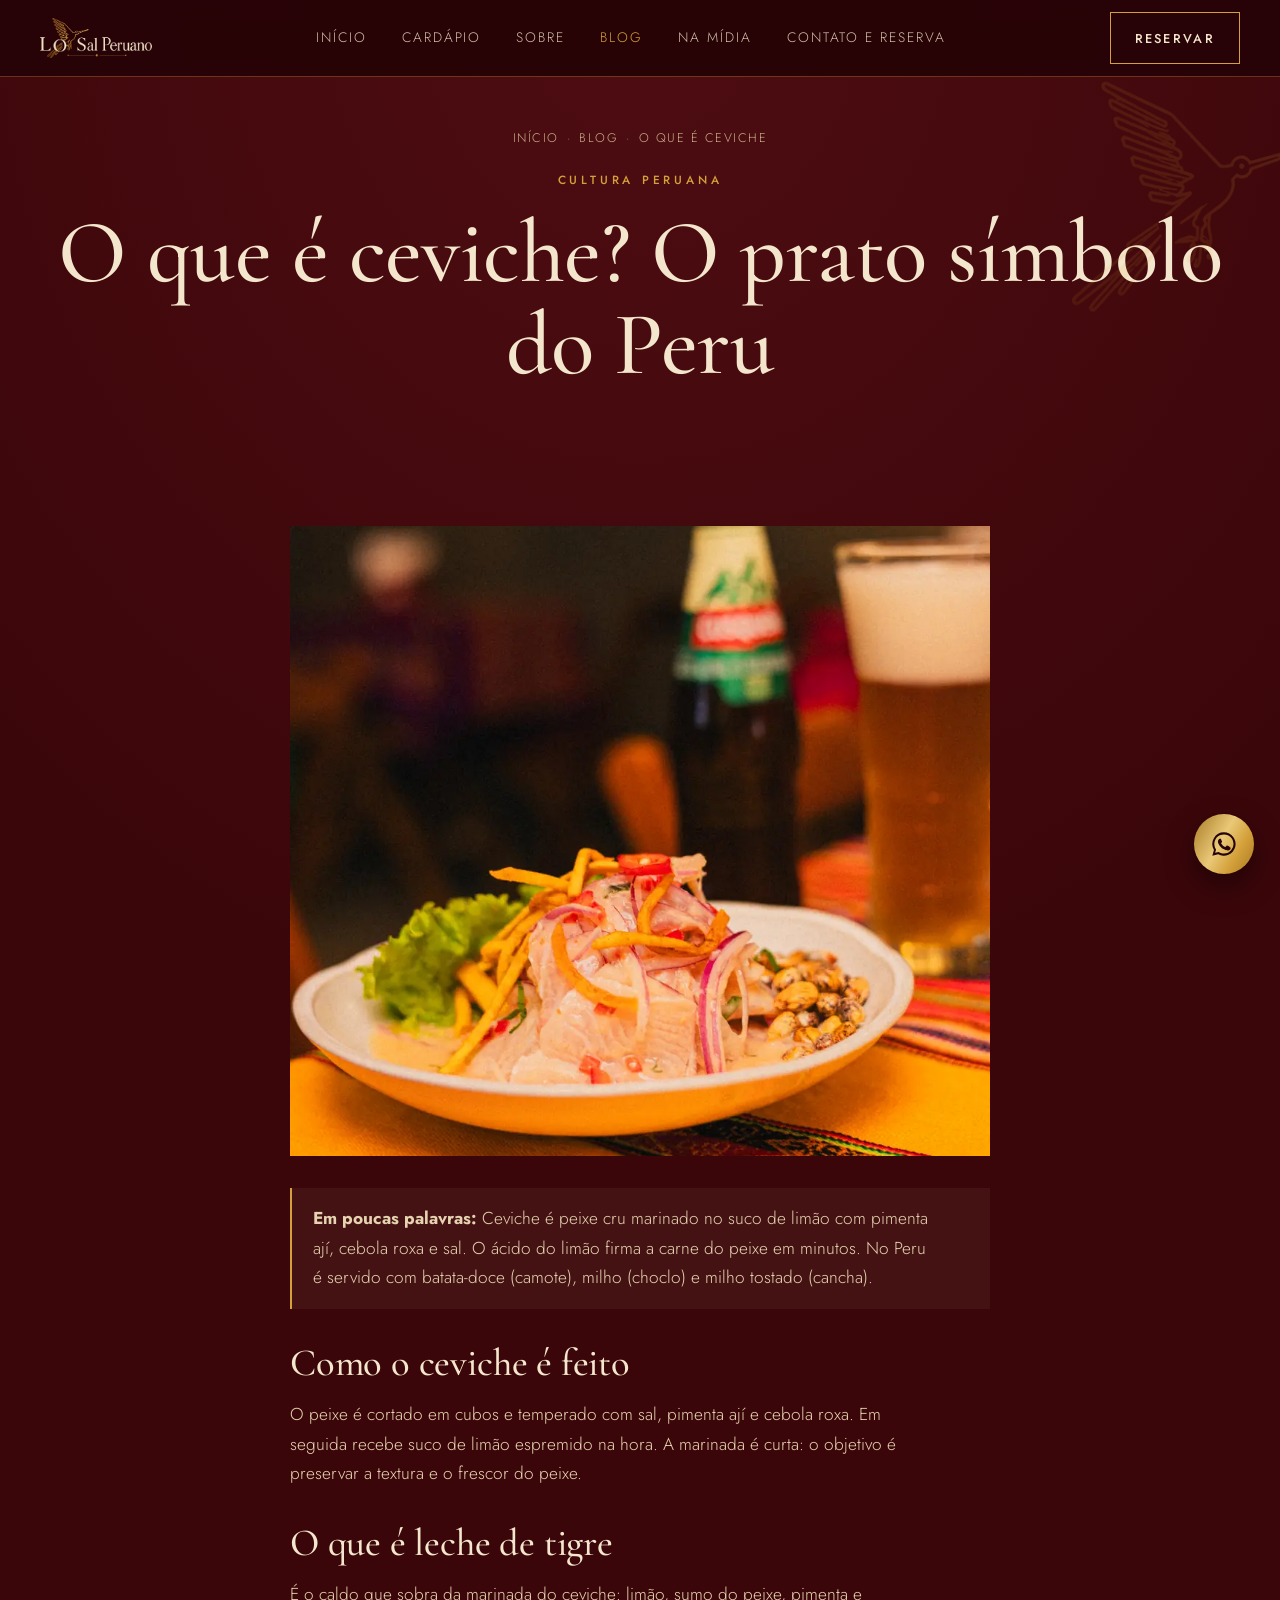
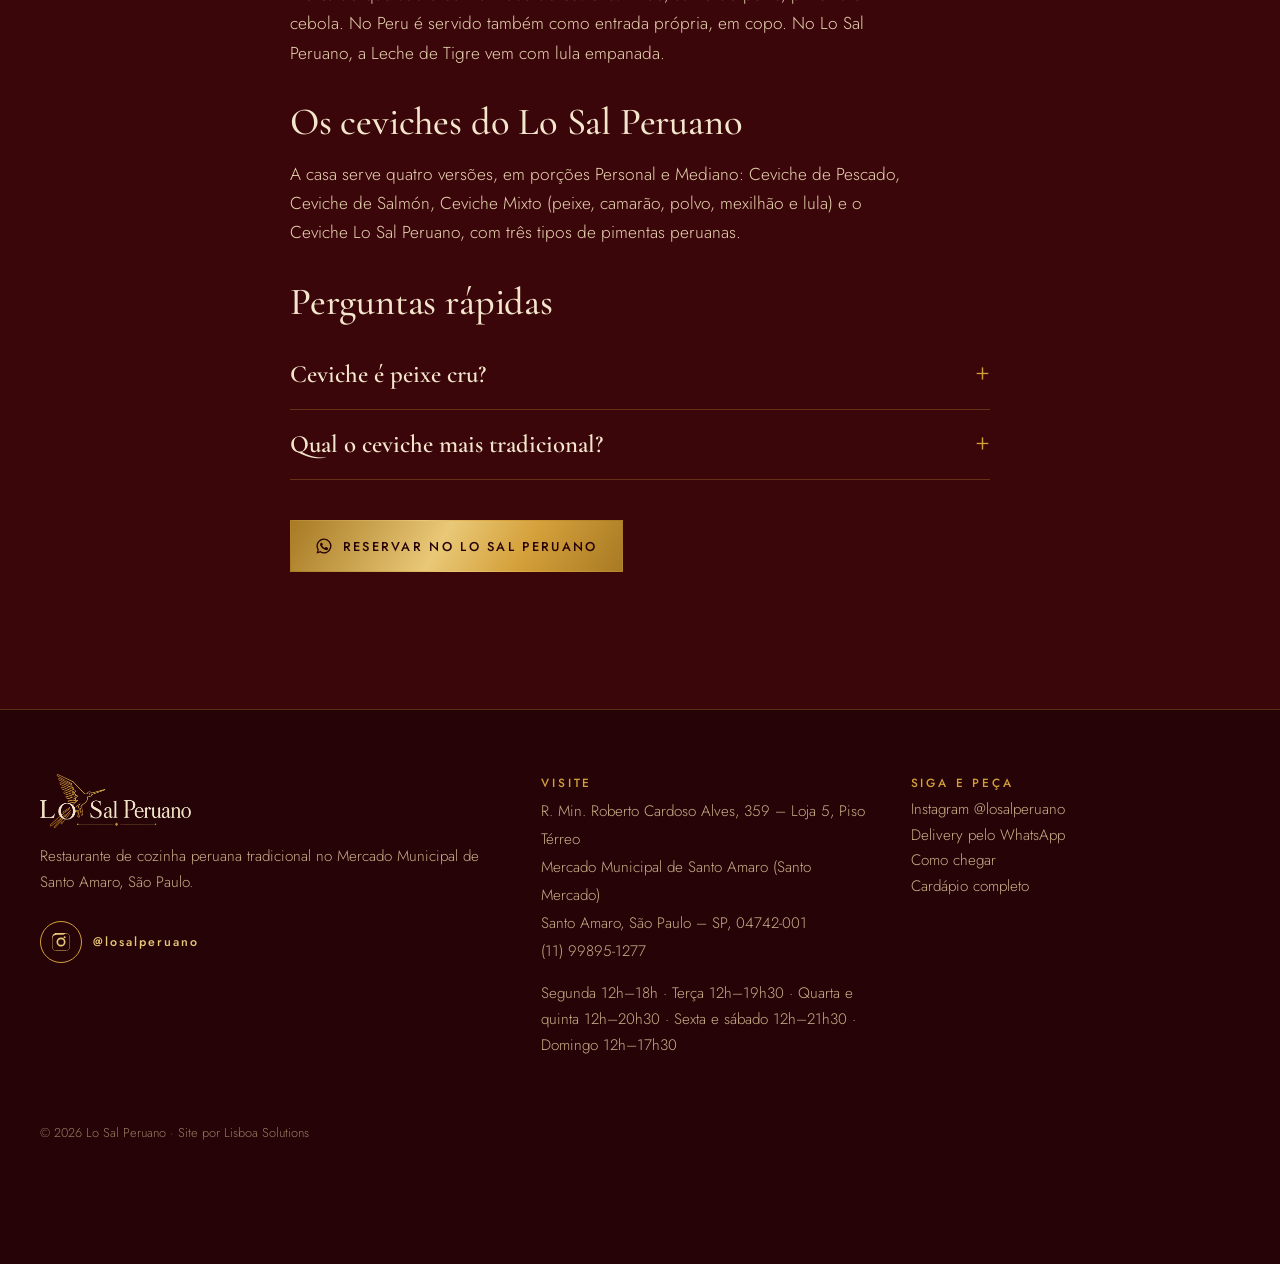
<file: blog/o-que-e-ceviche/index.html>
<!doctype html><html lang="pt-BR"><head><meta charset="utf-8">
<script>(function(c,l,a,r,i,t,y){if(i==="CLARITY_ID")return;c[a]=c[a]||function(){(c[a].q=c[a].q||[]).push(arguments)};t=l.createElement(r);t.async=1;t.src="https://www.clarity.ms/tag/"+i;y=l.getElementsByTagName(r)[0];y.parentNode.insertBefore(t,y)})(window,document,"clarity","script","CLARITY_ID");</script>
<meta name="viewport" content="width=device-width,initial-scale=1,viewport-fit=cover">
<title>O que é ceviche? O prato símbolo do Peru | Lo Sal Peruano</title><meta name="description" content="Ceviche é peixe cru marinado no suco de limão com pimenta ají, cebola roxa e sal. O ácido do limão firma a carne do peixe em minutos. No Peru é servido com">
<link rel="canonical" href="https://losalperuano.com.br/blog/o-que-e-ceviche/"><meta name="robots" content="index,follow,max-image-preview:large">
<meta name="theme-color" content="#3B060A"><meta name="geo.region" content="BR-SP"><meta name="geo.placename" content="Santo Amaro, São Paulo">
<meta property="og:type" content="website"><meta property="og:locale" content="pt_BR"><meta property="og:site_name" content="Lo Sal Peruano">
<meta property="og:title" content="O que é ceviche? O prato símbolo do Peru | Lo Sal Peruano"><meta property="og:description" content="Ceviche é peixe cru marinado no suco de limão com pimenta ají, cebola roxa e sal. O ácido do limão firma a carne do peixe em minutos. No Peru é servido com"><meta property="og:url" content="https://losalperuano.com.br/blog/o-que-e-ceviche/"><meta property="og:image" content="https://losalperuano.com.br/img/slide/ceviche-de-pescado.webp">
<meta name="twitter:card" content="summary_large_image">
<link rel="icon" href="/favicon.ico" sizes="any"><link rel="icon" type="image/png" sizes="32x32" href="/favicon-32.png"><link rel="apple-touch-icon" href="/apple-touch-icon.png"><link rel="manifest" href="/site.webmanifest">
<link rel="preconnect" href="https://fonts.googleapis.com"><link rel="preconnect" href="https://fonts.gstatic.com" crossorigin>
<link rel="stylesheet" href="https://fonts.googleapis.com/css2?family=Cormorant+Garamond:ital,wght@0,500;0,600;1,400&family=Jost:wght@300;400;500&display=swap" media="print" onload="this.media='all'">
<noscript><link rel="stylesheet" href="https://fonts.googleapis.com/css2?family=Cormorant+Garamond:ital,wght@0,500;0,600;1,400&family=Jost:wght@300;400;500&display=swap"></noscript>
<link rel="stylesheet" href="/assets/style.css">
<script type="application/ld+json">{"@context":"https://schema.org","@graph":[{"@type":"Restaurant","@id":"https://losalperuano.com.br/#restaurante","name":"Lo Sal Peruano","address":{"@type":"PostalAddress","streetAddress":"R. Min. Roberto Cardoso Alves, 359 - Loja 5, Piso Térreo (Mercado Municipal de Santo Amaro)","addressLocality":"São Paulo","addressRegion":"SP","postalCode":"04742-001","addressCountry":"BR"},"telephone":"+55 11 99895-1277","url":"https://losalperuano.com.br/"},{"@type":"Article","headline":"O que é ceviche? O prato símbolo do Peru","description":"Ceviche é peixe cru marinado no suco de limão com pimenta ají, cebola roxa e sal. O ácido do limão firma a carne do peixe em minutos. No Peru é servido com","image":"https://losalperuano.com.br/img/slide/ceviche-de-pescado.webp","datePublished":"2026-10-06","dateModified":"2026-10-06","inLanguage":"pt-BR","author":{"@id":"https://losalperuano.com.br/#restaurante"},"publisher":{"@id":"https://losalperuano.com.br/#restaurante"},"mainEntityOfPage":"https://losalperuano.com.br/blog/o-que-e-ceviche/","speakable":{"@type":"SpeakableSpecification","cssSelector":[".speak"]}},{"@type":"BreadcrumbList","itemListElement":[{"@type":"ListItem","position":1,"name":"Início","item":"https://losalperuano.com.br/"},{"@type":"ListItem","position":2,"name":"Blog","item":"https://losalperuano.com.br/blog/"},{"@type":"ListItem","position":3,"name":"O que é ceviche","item":"https://losalperuano.com.br/blog/o-que-e-ceviche/"}]},{"@type":"FAQPage","mainEntity":[{"@type":"Question","name":"Ceviche é peixe cru?","acceptedAnswer":{"@type":"Answer","text":"Sim. O peixe não vai ao fogo: ele é \"cozido\" pela acidez do limão durante a marinada."}},{"@type":"Question","name":"Qual o ceviche mais tradicional?","acceptedAnswer":{"@type":"Answer","text":"O ceviche de peixe branco, com limão, ají, cebola roxa, batata-doce e milho."}}]}]}</script></head><body><a class="skip" href="#conteudo">Pular para o conteúdo</a>
<header class="hdr"><div class="wrap"><a class="brand" href="/" aria-label="Lo Sal Peruano, página inicial"><img src="/img/logo.webp" alt="Lo Sal Peruano – Cocina Tradicional" width="600" height="214"></a>
<nav class="nav" aria-label="Principal"><a href="/">Início</a><a href="/cardapio/">Cardápio</a><a href="/sobre/">Sobre</a><a href="/blog/" aria-current="page">Blog</a><a href="/na-midia/">Na mídia</a><a href="/contato/">Contato e reserva</a></nav><a class="btn" href="https://wa.me/5511998951277?text=Ol%C3%A1%21%20Quero%20reservar%20uma%20mesa%20no%20Lo%20Sal%20Peruano." target="_blank" rel="noopener">Reservar</a>
<button class="menu-tg" aria-label="Abrir menu" aria-expanded="false"><span></span><span></span></button></div></header>
<main id="conteudo"><section class="page-hero"><img class="bird" src="/img/beija-flor.webp" alt="" width="256" height="248"><div class="wrap"><nav class="crumbs" aria-label="Você está em"><ol><li><a href="/">Início</a></li><li><a href="/blog/">Blog</a></li><li aria-current="page">O que é ceviche</li></ol></nav><p class="kicker">Cultura peruana</p><h1>O que é ceviche? O prato símbolo do Peru</h1><p class="lead"></p></div></section><section style="padding-top:3rem"><div class="wrap article"><img src="/img/slide/ceviche-de-pescado.webp" alt="O que é ceviche? O prato símbolo do Peru" width="640" height="427" style="width:100%;aspect-ratio:4/5;max-height:70vh;object-fit:cover;margin-bottom:2rem"><div class="tldr speak"><p><strong>Em poucas palavras:</strong> Ceviche é peixe cru marinado no suco de limão com pimenta ají, cebola roxa e sal. O ácido do limão firma a carne do peixe em minutos. No Peru é servido com batata-doce (camote), milho (choclo) e milho tostado (cancha).</p></div><h2>Como o ceviche é feito</h2><p>O peixe é cortado em cubos e temperado com sal, pimenta ají e cebola roxa. Em seguida recebe suco de limão espremido na hora. A marinada é curta: o objetivo é preservar a textura e o frescor do peixe.</p><h2>O que é leche de tigre</h2><p>É o caldo que sobra da marinada do ceviche: limão, sumo do peixe, pimenta e cebola. No Peru é servido também como entrada própria, em copo. No Lo Sal Peruano, a Leche de Tigre vem com lula empanada.</p><h2>Os ceviches do Lo Sal Peruano</h2><p>A casa serve quatro versões, em porções Personal e Mediano: Ceviche de Pescado, Ceviche de Salmón, Ceviche Mixto (peixe, camarão, polvo, mexilhão e lula) e o Ceviche Lo Sal Peruano, com três tipos de pimentas peruanas.</p>
<h2>Perguntas rápidas</h2><div class="faq"><details><summary>Ceviche é peixe cru?</summary><p>Sim. O peixe não vai ao fogo: ele é "cozido" pela acidez do limão durante a marinada.</p></details><details><summary>Qual o ceviche mais tradicional?</summary><p>O ceviche de peixe branco, com limão, ají, cebola roxa, batata-doce e milho.</p></details></div><p style="margin-top:2.5rem"><a class="btn fill" href="https://wa.me/5511998951277?text=Ol%C3%A1%21%20Quero%20reservar%20uma%20mesa%20no%20Lo%20Sal%20Peruano." target="_blank" rel="noopener"><svg viewBox="0 0 24 24" aria-hidden="true"><path d="M12 2a10 10 0 0 0-8.6 15.1L2 22l5-1.3A10 10 0 1 0 12 2zm0 18.2c-1.5 0-3-.4-4.3-1.2l-.3-.2-3 .8.8-2.9-.2-.3A8.2 8.2 0 1 1 12 20.2zm4.5-6.1c-.2-.1-1.5-.7-1.7-.8-.2-.1-.4-.1-.6.1l-.8 1c-.1.2-.3.2-.5.1a6.7 6.7 0 0 1-3.3-2.9c-.3-.4.2-.4.7-1.3.1-.2 0-.3 0-.5l-.8-1.8c-.2-.5-.4-.4-.6-.4h-.5c-.2 0-.5.1-.7.3-.2.3-.9.9-.9 2.2s1 2.6 1.1 2.7c.1.2 1.9 2.9 4.6 4 1.7.7 2.4.8 3.2.7.5-.1 1.5-.6 1.8-1.2.2-.6.2-1.1.1-1.2l-.4-.2z"/></svg>Reservar no Lo Sal Peruano</a></p></div></section></main>
<footer class="ftr"><div class="wrap"><div class="grid"><div><img class="logo" src="/img/logo.webp" alt="Lo Sal Peruano" width="600" height="214" loading="lazy">
<p>Restaurante de cozinha peruana tradicional no Mercado Municipal de Santo Amaro, São Paulo.</p><a class="ig-foot" href="https://www.instagram.com/losalperuano/" target="_blank" rel="noopener" aria-label="Instagram @losalperuano"><svg viewBox="0 0 24 24" aria-hidden="true"><path d="M12 2.2c3.2 0 3.6 0 4.8.1 1.2.1 1.8.2 2.2.4.6.2 1 .5 1.4.9.4.4.7.8.9 1.4.2.4.4 1 .4 2.2.1 1.3.1 1.6.1 4.8s0 3.6-.1 4.8c-.1 1.2-.2 1.8-.4 2.2-.2.6-.5 1-.9 1.4-.4.4-.8.7-1.4.9-.4.2-1 .4-2.2.4-1.3.1-1.6.1-4.8.1s-3.6 0-4.8-.1c-1.2-.1-1.8-.2-2.2-.4-.6-.2-1-.5-1.4-.9-.4-.4-.7-.8-.9-1.4-.2-.4-.4-1-.4-2.2C2.2 15.6 2.2 15.2 2.2 12s0-3.6.1-4.8c.1-1.2.2-1.8.4-2.2.2-.6.5-1 .9-1.4.4-.4.8-.7 1.4-.9.4-.2 1-.4 2.2-.4C8.4 2.2 8.8 2.2 12 2.2zm0 1.8c-3.1 0-3.5 0-4.7.1-1.1.1-1.7.2-2.1.4-.5.2-.9.4-1.3.8-.4.4-.6.8-.8 1.3-.2.4-.3 1-.4 2.1C2.6 9.9 2.6 10.3 2.6 12s0 3.5.1 4.7c.1 1.1.2 1.7.4 2.1.2.5.4.9.8 1.3.4.4.8.6 1.3.8.4.2 1 .3 2.1.4 1.2.1 1.6.1 4.7.1s3.5 0 4.7-.1c1.1-.1 1.7-.2 2.1-.4.5-.2.9-.4 1.3-.8.4-.4.6-.8.8-1.3.2-.4.3-1 .4-2.1.1-1.2.1-1.6.1-4.7s0-3.5-.1-4.7c-.1-1.1-.2-1.7-.4-2.1-.2-.5-.4-.9-.8-1.3-.4-.4-.8-.6-1.3-.8-.4-.2-1-.3-2.1-.4C15.5 4 15.1 4 12 4zm0 3.1a4.9 4.9 0 1 1 0 9.8 4.9 4.9 0 0 1 0-9.8zm0 8a3.1 3.1 0 1 0 0-6.2 3.1 3.1 0 0 0 0 6.2zm5.1-8.3a1.1 1.1 0 1 1-2.3 0 1.1 1.1 0 0 1 2.3 0z"/></svg><span>@losalperuano</span></a></div>
<div><h3>Visite</h3><address class="nap">R. Min. Roberto Cardoso Alves, 359 – Loja 5, Piso Térreo<br>Mercado Municipal de Santo Amaro (Santo Mercado)<br>Santo Amaro, São Paulo – SP, 04742-001<br><a href="tel:+551199895-1277">(11) 99895-1277</a></address><p style="margin-top:1rem">Segunda 12h–18h · Terça 12h–19h30 · Quarta e quinta 12h–20h30 · Sexta e sábado 12h–21h30 · Domingo 12h–17h30</p></div>
<div><h3>Siga e peça</h3><p><a href="https://www.instagram.com/losalperuano/" target="_blank" rel="noopener">Instagram @losalperuano</a><br><a href="https://wa.me/5511998951277?text=Ol%C3%A1%21%20Voc%C3%AAs%20fazem%20delivery%3F%20Quero%20fazer%20um%20pedido." target="_blank" rel="noopener">Delivery pelo WhatsApp</a><br><a href="https://www.google.com/maps?cid=2345966665367776987" target="_blank" rel="noopener">Como chegar</a><br><a href="/cardapio/">Cardápio completo</a></p></div></div>
<small>© 2026 Lo Sal Peruano · Site por Lisboa Solutions</small></div></footer>
<a class="fab" href="https://wa.me/5511998951277?text=Ol%C3%A1%21%20Quero%20reservar%20uma%20mesa%20no%20Lo%20Sal%20Peruano." target="_blank" rel="noopener" aria-label="Reservar pelo WhatsApp"><svg viewBox="0 0 24 24" aria-hidden="true"><path d="M12 2a10 10 0 0 0-8.6 15.1L2 22l5-1.3A10 10 0 1 0 12 2zm0 18.2c-1.5 0-3-.4-4.3-1.2l-.3-.2-3 .8.8-2.9-.2-.3A8.2 8.2 0 1 1 12 20.2zm4.5-6.1c-.2-.1-1.5-.7-1.7-.8-.2-.1-.4-.1-.6.1l-.8 1c-.1.2-.3.2-.5.1a6.7 6.7 0 0 1-3.3-2.9c-.3-.4.2-.4.7-1.3.1-.2 0-.3 0-.5l-.8-1.8c-.2-.5-.4-.4-.6-.4h-.5c-.2 0-.5.1-.7.3-.2.3-.9.9-.9 2.2s1 2.6 1.1 2.7c.1.2 1.9 2.9 4.6 4 1.7.7 2.4.8 3.2.7.5-.1 1.5-.6 1.8-1.2.2-.6.2-1.1.1-1.2l-.4-.2z"/></svg></a>
<nav class="bbar" aria-label="Ações rápidas"><a href="https://wa.me/5511998951277?text=Ol%C3%A1%21%20Quero%20reservar%20uma%20mesa%20no%20Lo%20Sal%20Peruano." target="_blank" rel="noopener"><svg viewBox="0 0 24 24" aria-hidden="true"><path d="M12 2a10 10 0 0 0-8.6 15.1L2 22l5-1.3A10 10 0 1 0 12 2zm0 18.2c-1.5 0-3-.4-4.3-1.2l-.3-.2-3 .8.8-2.9-.2-.3A8.2 8.2 0 1 1 12 20.2zm4.5-6.1c-.2-.1-1.5-.7-1.7-.8-.2-.1-.4-.1-.6.1l-.8 1c-.1.2-.3.2-.5.1a6.7 6.7 0 0 1-3.3-2.9c-.3-.4.2-.4.7-1.3.1-.2 0-.3 0-.5l-.8-1.8c-.2-.5-.4-.4-.6-.4h-.5c-.2 0-.5.1-.7.3-.2.3-.9.9-.9 2.2s1 2.6 1.1 2.7c.1.2 1.9 2.9 4.6 4 1.7.7 2.4.8 3.2.7.5-.1 1.5-.6 1.8-1.2.2-.6.2-1.1.1-1.2l-.4-.2z"/></svg>Reservar</a><a href="/cardapio/"><svg viewBox="0 0 24 24" aria-hidden="true"><path d="M4 3h2v8a2 2 0 0 0 2 2v8h2v-8a2 2 0 0 0 2-2V3h-2v6H9V3H7v6H6V3zm13 0c-2 0-3 2.5-3 6v5h2v7h2V3z"/></svg>Cardápio</a><a href="https://www.google.com/maps?cid=2345966665367776987" target="_blank" rel="noopener"><svg viewBox="0 0 24 24" aria-hidden="true"><path d="M12 2a7 7 0 0 0-7 7c0 5.2 7 13 7 13s7-7.8 7-13a7 7 0 0 0-7-7zm0 9.5A2.5 2.5 0 1 1 12 6.5a2.5 2.5 0 0 1 0 5z"/></svg>Rotas</a></nav>
<script src="/assets/main.js" defer></script></body></html>
</file>
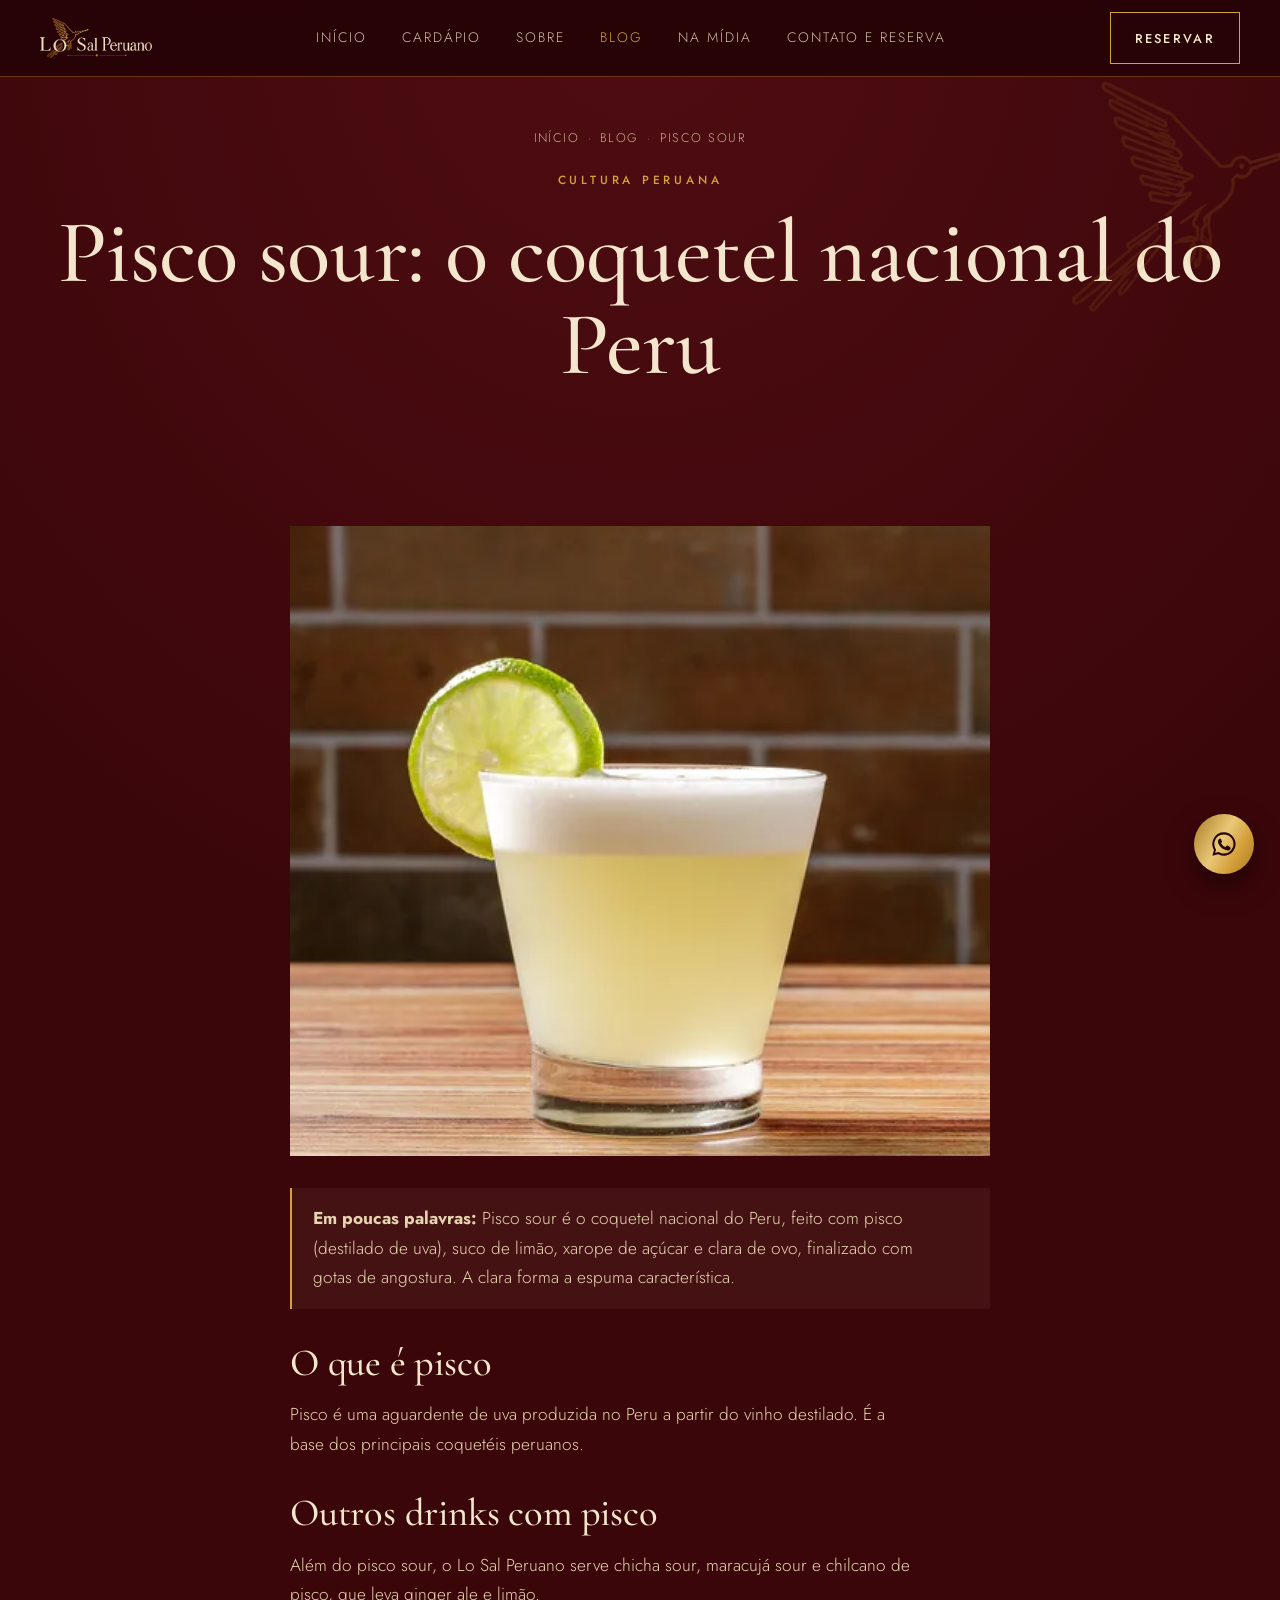
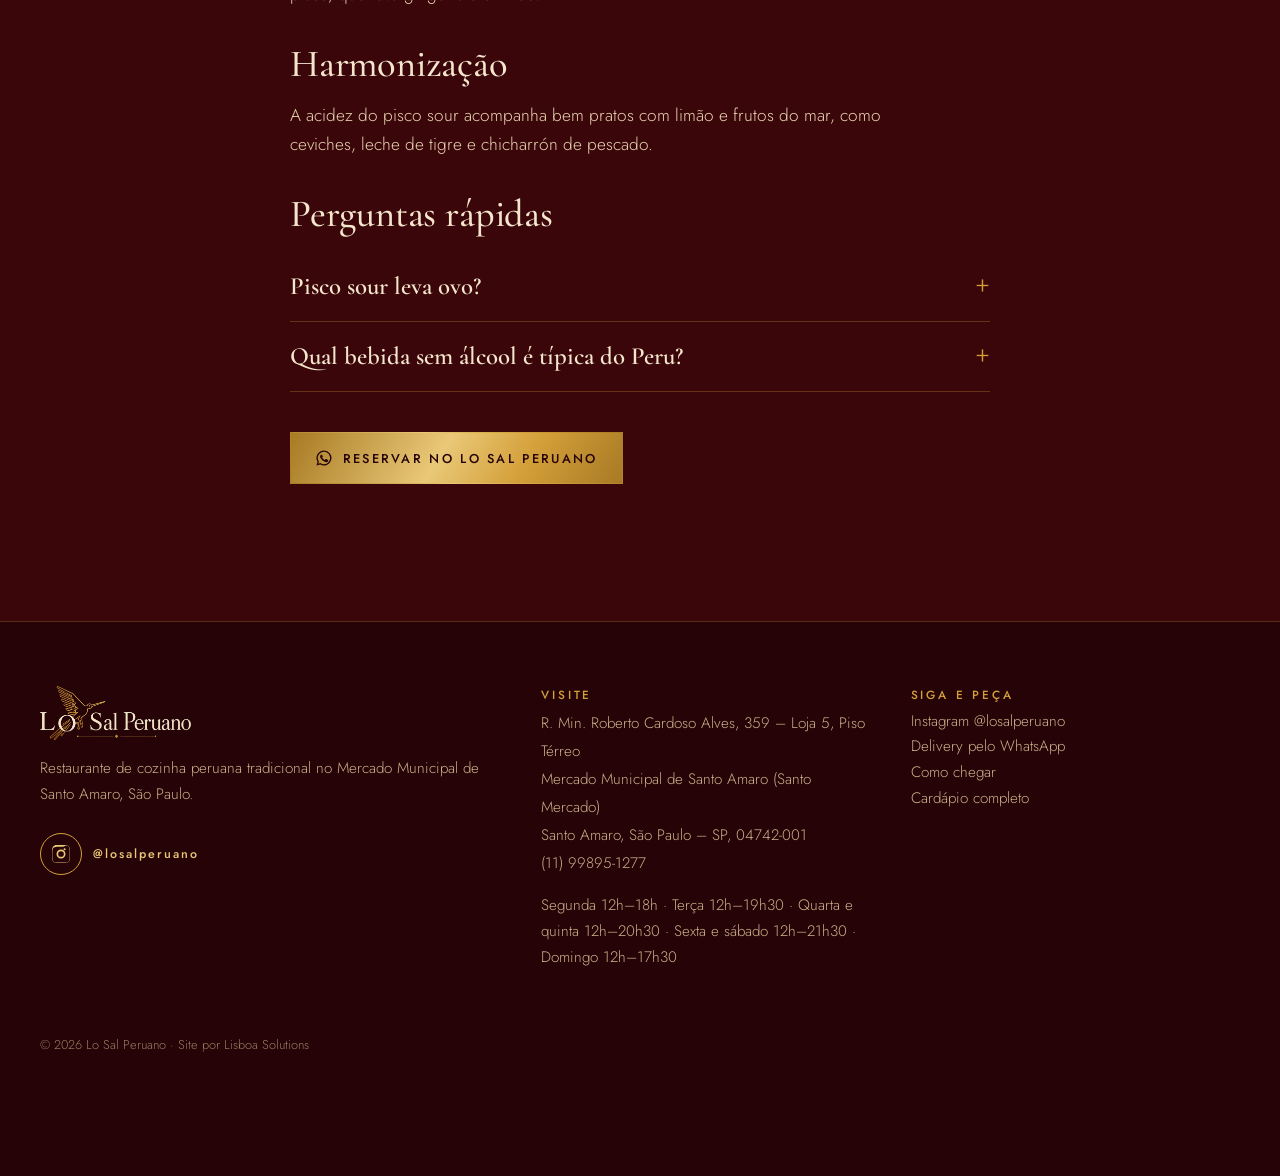
<file: blog/pisco-sour/index.html>
<!doctype html><html lang="pt-BR"><head><meta charset="utf-8">
<script>(function(c,l,a,r,i,t,y){if(i==="CLARITY_ID")return;c[a]=c[a]||function(){(c[a].q=c[a].q||[]).push(arguments)};t=l.createElement(r);t.async=1;t.src="https://www.clarity.ms/tag/"+i;y=l.getElementsByTagName(r)[0];y.parentNode.insertBefore(t,y)})(window,document,"clarity","script","CLARITY_ID");</script>
<meta name="viewport" content="width=device-width,initial-scale=1,viewport-fit=cover">
<title>Pisco sour: o coquetel nacional do Peru | Lo Sal Peruano</title><meta name="description" content="Pisco sour é o coquetel nacional do Peru, feito com pisco (destilado de uva), suco de limão, xarope de açúcar e clara de ovo, finalizado com gotas de angos">
<link rel="canonical" href="https://losalperuano.com.br/blog/pisco-sour/"><meta name="robots" content="index,follow,max-image-preview:large">
<meta name="theme-color" content="#3B060A"><meta name="geo.region" content="BR-SP"><meta name="geo.placename" content="Santo Amaro, São Paulo">
<meta property="og:type" content="website"><meta property="og:locale" content="pt_BR"><meta property="og:site_name" content="Lo Sal Peruano">
<meta property="og:title" content="Pisco sour: o coquetel nacional do Peru | Lo Sal Peruano"><meta property="og:description" content="Pisco sour é o coquetel nacional do Peru, feito com pisco (destilado de uva), suco de limão, xarope de açúcar e clara de ovo, finalizado com gotas de angos"><meta property="og:url" content="https://losalperuano.com.br/blog/pisco-sour/"><meta property="og:image" content="https://losalperuano.com.br/img/sq/pisco-sour.webp">
<meta name="twitter:card" content="summary_large_image">
<link rel="icon" href="/favicon.ico" sizes="any"><link rel="icon" type="image/png" sizes="32x32" href="/favicon-32.png"><link rel="apple-touch-icon" href="/apple-touch-icon.png"><link rel="manifest" href="/site.webmanifest">
<link rel="preconnect" href="https://fonts.googleapis.com"><link rel="preconnect" href="https://fonts.gstatic.com" crossorigin>
<link rel="stylesheet" href="https://fonts.googleapis.com/css2?family=Cormorant+Garamond:ital,wght@0,500;0,600;1,400&family=Jost:wght@300;400;500&display=swap" media="print" onload="this.media='all'">
<noscript><link rel="stylesheet" href="https://fonts.googleapis.com/css2?family=Cormorant+Garamond:ital,wght@0,500;0,600;1,400&family=Jost:wght@300;400;500&display=swap"></noscript>
<link rel="stylesheet" href="/assets/style.css">
<script type="application/ld+json">{"@context":"https://schema.org","@graph":[{"@type":"Restaurant","@id":"https://losalperuano.com.br/#restaurante","name":"Lo Sal Peruano","address":{"@type":"PostalAddress","streetAddress":"R. Min. Roberto Cardoso Alves, 359 - Loja 5, Piso Térreo (Mercado Municipal de Santo Amaro)","addressLocality":"São Paulo","addressRegion":"SP","postalCode":"04742-001","addressCountry":"BR"},"telephone":"+55 11 99895-1277","url":"https://losalperuano.com.br/"},{"@type":"Article","headline":"Pisco sour: o coquetel nacional do Peru","description":"Pisco sour é o coquetel nacional do Peru, feito com pisco (destilado de uva), suco de limão, xarope de açúcar e clara de ovo, finalizado com gotas de angos","image":"https://losalperuano.com.br/img/sq/pisco-sour.webp","datePublished":"2026-10-06","dateModified":"2026-10-06","inLanguage":"pt-BR","author":{"@id":"https://losalperuano.com.br/#restaurante"},"publisher":{"@id":"https://losalperuano.com.br/#restaurante"},"mainEntityOfPage":"https://losalperuano.com.br/blog/pisco-sour/","speakable":{"@type":"SpeakableSpecification","cssSelector":[".speak"]}},{"@type":"BreadcrumbList","itemListElement":[{"@type":"ListItem","position":1,"name":"Início","item":"https://losalperuano.com.br/"},{"@type":"ListItem","position":2,"name":"Blog","item":"https://losalperuano.com.br/blog/"},{"@type":"ListItem","position":3,"name":"Pisco sour","item":"https://losalperuano.com.br/blog/pisco-sour/"}]},{"@type":"FAQPage","mainEntity":[{"@type":"Question","name":"Pisco sour leva ovo?","acceptedAnswer":{"@type":"Answer","text":"A receita clássica leva clara de ovo, que forma a espuma. Pergunte à equipe sobre o preparo."}},{"@type":"Question","name":"Qual bebida sem álcool é típica do Peru?","acceptedAnswer":{"@type":"Answer","text":"A chicha morada, feita de milho roxo, e o refrigerante Inca Kola."}}]}]}</script></head><body><a class="skip" href="#conteudo">Pular para o conteúdo</a>
<header class="hdr"><div class="wrap"><a class="brand" href="/" aria-label="Lo Sal Peruano, página inicial"><img src="/img/logo.webp" alt="Lo Sal Peruano – Cocina Tradicional" width="600" height="214"></a>
<nav class="nav" aria-label="Principal"><a href="/">Início</a><a href="/cardapio/">Cardápio</a><a href="/sobre/">Sobre</a><a href="/blog/" aria-current="page">Blog</a><a href="/na-midia/">Na mídia</a><a href="/contato/">Contato e reserva</a></nav><a class="btn" href="https://wa.me/5511998951277?text=Ol%C3%A1%21%20Quero%20reservar%20uma%20mesa%20no%20Lo%20Sal%20Peruano." target="_blank" rel="noopener">Reservar</a>
<button class="menu-tg" aria-label="Abrir menu" aria-expanded="false"><span></span><span></span></button></div></header>
<main id="conteudo"><section class="page-hero"><img class="bird" src="/img/beija-flor.webp" alt="" width="256" height="248"><div class="wrap"><nav class="crumbs" aria-label="Você está em"><ol><li><a href="/">Início</a></li><li><a href="/blog/">Blog</a></li><li aria-current="page">Pisco sour</li></ol></nav><p class="kicker">Cultura peruana</p><h1>Pisco sour: o coquetel nacional do Peru</h1><p class="lead"></p></div></section><section style="padding-top:3rem"><div class="wrap article"><img src="/img/sq/pisco-sour.webp" alt="Pisco sour: o coquetel nacional do Peru" width="640" height="427" style="width:100%;aspect-ratio:4/5;max-height:70vh;object-fit:cover;margin-bottom:2rem"><div class="tldr speak"><p><strong>Em poucas palavras:</strong> Pisco sour é o coquetel nacional do Peru, feito com pisco (destilado de uva), suco de limão, xarope de açúcar e clara de ovo, finalizado com gotas de angostura. A clara forma a espuma característica.</p></div><h2>O que é pisco</h2><p>Pisco é uma aguardente de uva produzida no Peru a partir do vinho destilado. É a base dos principais coquetéis peruanos.</p><h2>Outros drinks com pisco</h2><p>Além do pisco sour, o Lo Sal Peruano serve chicha sour, maracujá sour e chilcano de pisco, que leva ginger ale e limão.</p><h2>Harmonização</h2><p>A acidez do pisco sour acompanha bem pratos com limão e frutos do mar, como ceviches, leche de tigre e chicharrón de pescado.</p>
<h2>Perguntas rápidas</h2><div class="faq"><details><summary>Pisco sour leva ovo?</summary><p>A receita clássica leva clara de ovo, que forma a espuma. Pergunte à equipe sobre o preparo.</p></details><details><summary>Qual bebida sem álcool é típica do Peru?</summary><p>A chicha morada, feita de milho roxo, e o refrigerante Inca Kola.</p></details></div><p style="margin-top:2.5rem"><a class="btn fill" href="https://wa.me/5511998951277?text=Ol%C3%A1%21%20Quero%20reservar%20uma%20mesa%20no%20Lo%20Sal%20Peruano." target="_blank" rel="noopener"><svg viewBox="0 0 24 24" aria-hidden="true"><path d="M12 2a10 10 0 0 0-8.6 15.1L2 22l5-1.3A10 10 0 1 0 12 2zm0 18.2c-1.5 0-3-.4-4.3-1.2l-.3-.2-3 .8.8-2.9-.2-.3A8.2 8.2 0 1 1 12 20.2zm4.5-6.1c-.2-.1-1.5-.7-1.7-.8-.2-.1-.4-.1-.6.1l-.8 1c-.1.2-.3.2-.5.1a6.7 6.7 0 0 1-3.3-2.9c-.3-.4.2-.4.7-1.3.1-.2 0-.3 0-.5l-.8-1.8c-.2-.5-.4-.4-.6-.4h-.5c-.2 0-.5.1-.7.3-.2.3-.9.9-.9 2.2s1 2.6 1.1 2.7c.1.2 1.9 2.9 4.6 4 1.7.7 2.4.8 3.2.7.5-.1 1.5-.6 1.8-1.2.2-.6.2-1.1.1-1.2l-.4-.2z"/></svg>Reservar no Lo Sal Peruano</a></p></div></section></main>
<footer class="ftr"><div class="wrap"><div class="grid"><div><img class="logo" src="/img/logo.webp" alt="Lo Sal Peruano" width="600" height="214" loading="lazy">
<p>Restaurante de cozinha peruana tradicional no Mercado Municipal de Santo Amaro, São Paulo.</p><a class="ig-foot" href="https://www.instagram.com/losalperuano/" target="_blank" rel="noopener" aria-label="Instagram @losalperuano"><svg viewBox="0 0 24 24" aria-hidden="true"><path d="M12 2.2c3.2 0 3.6 0 4.8.1 1.2.1 1.8.2 2.2.4.6.2 1 .5 1.4.9.4.4.7.8.9 1.4.2.4.4 1 .4 2.2.1 1.3.1 1.6.1 4.8s0 3.6-.1 4.8c-.1 1.2-.2 1.8-.4 2.2-.2.6-.5 1-.9 1.4-.4.4-.8.7-1.4.9-.4.2-1 .4-2.2.4-1.3.1-1.6.1-4.8.1s-3.6 0-4.8-.1c-1.2-.1-1.8-.2-2.2-.4-.6-.2-1-.5-1.4-.9-.4-.4-.7-.8-.9-1.4-.2-.4-.4-1-.4-2.2C2.2 15.6 2.2 15.2 2.2 12s0-3.6.1-4.8c.1-1.2.2-1.8.4-2.2.2-.6.5-1 .9-1.4.4-.4.8-.7 1.4-.9.4-.2 1-.4 2.2-.4C8.4 2.2 8.8 2.2 12 2.2zm0 1.8c-3.1 0-3.5 0-4.7.1-1.1.1-1.7.2-2.1.4-.5.2-.9.4-1.3.8-.4.4-.6.8-.8 1.3-.2.4-.3 1-.4 2.1C2.6 9.9 2.6 10.3 2.6 12s0 3.5.1 4.7c.1 1.1.2 1.7.4 2.1.2.5.4.9.8 1.3.4.4.8.6 1.3.8.4.2 1 .3 2.1.4 1.2.1 1.6.1 4.7.1s3.5 0 4.7-.1c1.1-.1 1.7-.2 2.1-.4.5-.2.9-.4 1.3-.8.4-.4.6-.8.8-1.3.2-.4.3-1 .4-2.1.1-1.2.1-1.6.1-4.7s0-3.5-.1-4.7c-.1-1.1-.2-1.7-.4-2.1-.2-.5-.4-.9-.8-1.3-.4-.4-.8-.6-1.3-.8-.4-.2-1-.3-2.1-.4C15.5 4 15.1 4 12 4zm0 3.1a4.9 4.9 0 1 1 0 9.8 4.9 4.9 0 0 1 0-9.8zm0 8a3.1 3.1 0 1 0 0-6.2 3.1 3.1 0 0 0 0 6.2zm5.1-8.3a1.1 1.1 0 1 1-2.3 0 1.1 1.1 0 0 1 2.3 0z"/></svg><span>@losalperuano</span></a></div>
<div><h3>Visite</h3><address class="nap">R. Min. Roberto Cardoso Alves, 359 – Loja 5, Piso Térreo<br>Mercado Municipal de Santo Amaro (Santo Mercado)<br>Santo Amaro, São Paulo – SP, 04742-001<br><a href="tel:+551199895-1277">(11) 99895-1277</a></address><p style="margin-top:1rem">Segunda 12h–18h · Terça 12h–19h30 · Quarta e quinta 12h–20h30 · Sexta e sábado 12h–21h30 · Domingo 12h–17h30</p></div>
<div><h3>Siga e peça</h3><p><a href="https://www.instagram.com/losalperuano/" target="_blank" rel="noopener">Instagram @losalperuano</a><br><a href="https://wa.me/5511998951277?text=Ol%C3%A1%21%20Voc%C3%AAs%20fazem%20delivery%3F%20Quero%20fazer%20um%20pedido." target="_blank" rel="noopener">Delivery pelo WhatsApp</a><br><a href="https://www.google.com/maps?cid=2345966665367776987" target="_blank" rel="noopener">Como chegar</a><br><a href="/cardapio/">Cardápio completo</a></p></div></div>
<small>© 2026 Lo Sal Peruano · Site por Lisboa Solutions</small></div></footer>
<a class="fab" href="https://wa.me/5511998951277?text=Ol%C3%A1%21%20Quero%20reservar%20uma%20mesa%20no%20Lo%20Sal%20Peruano." target="_blank" rel="noopener" aria-label="Reservar pelo WhatsApp"><svg viewBox="0 0 24 24" aria-hidden="true"><path d="M12 2a10 10 0 0 0-8.6 15.1L2 22l5-1.3A10 10 0 1 0 12 2zm0 18.2c-1.5 0-3-.4-4.3-1.2l-.3-.2-3 .8.8-2.9-.2-.3A8.2 8.2 0 1 1 12 20.2zm4.5-6.1c-.2-.1-1.5-.7-1.7-.8-.2-.1-.4-.1-.6.1l-.8 1c-.1.2-.3.2-.5.1a6.7 6.7 0 0 1-3.3-2.9c-.3-.4.2-.4.7-1.3.1-.2 0-.3 0-.5l-.8-1.8c-.2-.5-.4-.4-.6-.4h-.5c-.2 0-.5.1-.7.3-.2.3-.9.9-.9 2.2s1 2.6 1.1 2.7c.1.2 1.9 2.9 4.6 4 1.7.7 2.4.8 3.2.7.5-.1 1.5-.6 1.8-1.2.2-.6.2-1.1.1-1.2l-.4-.2z"/></svg></a>
<nav class="bbar" aria-label="Ações rápidas"><a href="https://wa.me/5511998951277?text=Ol%C3%A1%21%20Quero%20reservar%20uma%20mesa%20no%20Lo%20Sal%20Peruano." target="_blank" rel="noopener"><svg viewBox="0 0 24 24" aria-hidden="true"><path d="M12 2a10 10 0 0 0-8.6 15.1L2 22l5-1.3A10 10 0 1 0 12 2zm0 18.2c-1.5 0-3-.4-4.3-1.2l-.3-.2-3 .8.8-2.9-.2-.3A8.2 8.2 0 1 1 12 20.2zm4.5-6.1c-.2-.1-1.5-.7-1.7-.8-.2-.1-.4-.1-.6.1l-.8 1c-.1.2-.3.2-.5.1a6.7 6.7 0 0 1-3.3-2.9c-.3-.4.2-.4.7-1.3.1-.2 0-.3 0-.5l-.8-1.8c-.2-.5-.4-.4-.6-.4h-.5c-.2 0-.5.1-.7.3-.2.3-.9.9-.9 2.2s1 2.6 1.1 2.7c.1.2 1.9 2.9 4.6 4 1.7.7 2.4.8 3.2.7.5-.1 1.5-.6 1.8-1.2.2-.6.2-1.1.1-1.2l-.4-.2z"/></svg>Reservar</a><a href="/cardapio/"><svg viewBox="0 0 24 24" aria-hidden="true"><path d="M4 3h2v8a2 2 0 0 0 2 2v8h2v-8a2 2 0 0 0 2-2V3h-2v6H9V3H7v6H6V3zm13 0c-2 0-3 2.5-3 6v5h2v7h2V3z"/></svg>Cardápio</a><a href="https://www.google.com/maps?cid=2345966665367776987" target="_blank" rel="noopener"><svg viewBox="0 0 24 24" aria-hidden="true"><path d="M12 2a7 7 0 0 0-7 7c0 5.2 7 13 7 13s7-7.8 7-13a7 7 0 0 0-7-7zm0 9.5A2.5 2.5 0 1 1 12 6.5a2.5 2.5 0 0 1 0 5z"/></svg>Rotas</a></nav>
<script src="/assets/main.js" defer></script></body></html>
</file>
<file: assets/style.css>
:root{--vinho:#3B060A;--vinho-2:#250306;--vinho-3:#4A0B10;--creme:#F4E6CC;--creme-2:#E6D3B0;--ouro:#D4A03A;--ouro-2:#E9C877;--ouro-3:#A87A24;--muted:#C9B08A;--serif:"Cormorant Garamond","Cormorant",Georgia,serif;--sans:"Jost",system-ui,-apple-system,"Segoe UI",sans-serif;--w:1200px;--line:rgba(212,160,58,.28);--gold:linear-gradient(120deg,#A87A24 0%,#E9C877 45%,#D4A03A 70%,#A87A24 100%)}
*,*::before,*::after{box-sizing:border-box}
html{scroll-behavior:smooth;-webkit-text-size-adjust:100%}
body{margin:0;background:var(--vinho);color:var(--creme);font:300 1.05rem/1.7 var(--sans);overflow-x:hidden;-webkit-font-smoothing:antialiased;background-image:radial-gradient(120% 60% at 50% 0%,#4E0D12 0%,transparent 60%)}
img{max-width:100%;height:auto;display:block}
a{color:inherit}
h1,h2,h3{font-family:var(--serif);font-weight:500;line-height:1.02;margin:0 0 .45em;color:var(--creme);letter-spacing:-.005em}
h1{font-size:clamp(2.9rem,11vw,5.6rem)}
h2{font-size:clamp(2.2rem,7.5vw,3.8rem)}
h3{font-size:clamp(1.35rem,4.6vw,1.7rem);font-weight:600}
h1 em,h2 em{font-style:italic;font-weight:400;background:var(--gold);-webkit-background-clip:text;background-clip:text;color:transparent}
p{margin:0 0 1em;max-width:62ch}
.wrap{width:min(var(--w),100% - 2.5rem);margin-inline:auto}
.skip{position:absolute;left:-999px}.skip:focus{left:1rem;top:1rem;z-index:1000;background:var(--creme);color:var(--vinho);padding:.5rem 1rem}
.kicker{font:500 .74rem/1.4 var(--sans);letter-spacing:.32em;text-transform:uppercase;color:var(--ouro);margin:0 0 1.2rem;display:flex;align-items:center;gap:.9rem}
.kicker::before{content:"";width:28px;height:1px;background:var(--ouro);flex:none}
.orn{display:flex;align-items:center;gap:.8rem;color:var(--ouro);margin:1.6rem 0}
.orn::before,.orn::after{content:"";height:1px;flex:1;max-width:120px;background:linear-gradient(90deg,transparent,var(--ouro))}
.orn::after{transform:scaleX(-1)}
.orn i{width:7px;height:7px;background:var(--ouro);transform:rotate(45deg)}
/* header */
.hdr{position:fixed;inset:0 0 auto;z-index:50;padding:.75rem 0;transition:background .35s,box-shadow .35s;padding-top:calc(.75rem + env(safe-area-inset-top))}
.hdr.solid{background:rgba(37,3,6,.9);backdrop-filter:blur(12px);-webkit-backdrop-filter:blur(12px);box-shadow:0 1px 0 var(--line)}
.hdr .wrap{display:flex;align-items:center;justify-content:space-between;gap:1rem}
.brand img{height:40px;width:auto}
.nav{display:flex;gap:2.2rem;align-items:center}
.nav a{text-decoration:none;font-size:.86rem;letter-spacing:.14em;text-transform:uppercase;opacity:.82;transition:opacity .2s,color .2s}
.nav a:hover,.nav a[aria-current]{opacity:1;color:var(--ouro)}
.btn{display:inline-flex;align-items:center;justify-content:center;gap:.6rem;min-height:52px;padding:.85rem 1.5rem;border:1px solid var(--ouro);color:var(--creme);text-decoration:none;font:500 .8rem var(--sans);letter-spacing:.18em;text-transform:uppercase;transition:background .3s,color .3s,border-color .3s;background:transparent}
.btn:hover{background:rgba(212,160,58,.12)}
.btn.fill{background:var(--gold);border-color:transparent;color:var(--vinho-2)}
.btn.fill:hover{filter:brightness(1.08)}
.btn svg{width:18px;height:18px;fill:currentColor;flex:none}
.menu-tg{display:none;background:none;border:0;color:var(--creme);padding:.5rem;cursor:pointer}
.menu-tg span{display:block;width:26px;height:1px;background:currentColor;margin:7px 0}
/* hero */
.hero{padding:calc(7rem + env(safe-area-inset-top)) 0 3rem;position:relative}
.hero-grid{display:grid;grid-template-columns:1fr 1.05fr;gap:4rem;align-items:center}
.hero h1{margin-bottom:.35em}
.hero .lead{font-size:1.12rem;color:var(--creme-2);max-width:38ch}
.ctas{display:flex;flex-wrap:wrap;gap:.8rem;margin-top:1.8rem}
.rating{display:flex;align-items:center;gap:.9rem;margin-top:2rem;padding-top:1.5rem;border-top:1px solid var(--line);font-size:.9rem;color:var(--muted);letter-spacing:.04em}
.rating b{font:500 2.2rem/1 var(--serif);color:var(--ouro-2)}
.stars{color:var(--ouro);letter-spacing:.15em;font-size:.95rem}
/* carrossel */
.car{position:relative}
.car-track{display:flex;gap:1rem;overflow-x:auto;scroll-snap-type:x mandatory;scrollbar-width:none;-webkit-overflow-scrolling:touch;padding-bottom:.2rem}
.car-track::-webkit-scrollbar{display:none}
.slide{flex:0 0 78%;scroll-snap-align:center;position:relative;margin:0;aspect-ratio:4/5;overflow:hidden;background:var(--vinho-2)}
.slide img{width:100%;height:100%;object-fit:cover}
.slide figcaption{position:absolute;inset:auto 0 0;padding:3rem 1.2rem 1.1rem;background:linear-gradient(transparent,rgba(25,2,4,.92));display:flex;justify-content:space-between;align-items:flex-end;gap:.8rem}
.slide figcaption b{font:600 1.35rem/1.1 var(--serif);color:var(--creme)}
.slide figcaption span{font:500 .8rem var(--sans);letter-spacing:.1em;color:var(--ouro-2);white-space:nowrap}
.slide::after{content:"";position:absolute;inset:10px;border:1px solid rgba(233,200,119,.35);pointer-events:none}
.car-ui{display:flex;align-items:center;justify-content:space-between;margin-top:1.1rem;gap:1rem}
.dots{display:flex;gap:.45rem}
.dots button{width:22px;height:2px;border:0;padding:0;background:rgba(244,230,204,.25);cursor:pointer;transition:background .3s,width .3s}
.dots button[aria-current="true"]{background:var(--ouro);width:40px}
.arrows{display:flex;gap:.5rem}
.arrows button{width:44px;height:44px;border:1px solid var(--line);background:transparent;color:var(--ouro);cursor:pointer;font-size:1.1rem}
/* resumo */
section{padding:clamp(4rem,10vw,7.5rem) 0}
.resumo{background:var(--creme);color:#3a1a12}
.resumo h2{color:var(--vinho)}
.resumo h2 em{background:none;color:var(--ouro-3)}
.resumo .kicker{color:var(--ouro-3)}.resumo .kicker::before{background:var(--ouro-3)}
.resumo-grid{display:grid;grid-template-columns:1fr 1fr;gap:clamp(2rem,6vw,5rem);align-items:start}
.facts{list-style:none;padding:0;margin:0}
.facts li{display:grid;grid-template-columns:8.5rem 1fr;gap:1rem;padding:.95rem 0;border-bottom:1px solid rgba(59,6,10,.15);font-size:.98rem}
.facts span{font:500 .7rem/1.9 var(--sans);letter-spacing:.2em;text-transform:uppercase;color:var(--ouro-3)}
.facts a{color:var(--vinho);font-weight:500}
/* destaques */
.sig{display:grid;grid-template-columns:repeat(3,1fr);gap:1.4rem;margin-top:2.5rem}
.dish{position:relative;overflow:hidden;text-decoration:none;aspect-ratio:4/5;background:var(--vinho-2)}
.dish img{width:100%;height:100%;object-fit:cover;transition:transform 1.4s cubic-bezier(.2,.7,.2,1)}
.dish:hover img{transform:scale(1.05)}
.dish .cap{position:absolute;inset:auto 0 0;padding:2.5rem 1.3rem 1.2rem;background:linear-gradient(transparent,rgba(25,2,4,.92))}
.dish .cap h3{margin:0 0 .15rem}
.dish .cap p{margin:0;color:var(--muted);font-size:.9rem}
.pr{font:500 .82rem var(--sans);letter-spacing:.12em;color:var(--ouro-2)}
.split{display:grid;grid-template-columns:1fr 1fr;gap:clamp(2rem,6vw,5rem);align-items:center}
.frame{position:relative}
.frame img{aspect-ratio:4/5;object-fit:cover;width:100%}
.frame::before{content:"";position:absolute;inset:14px -14px -14px 14px;border:1px solid var(--line);z-index:-1}
.band{background:var(--vinho-2);border-block:1px solid var(--line)}
.band .bird{width:76px;margin-bottom:1.2rem;opacity:.95}
.wa-list{display:grid;gap:.7rem;margin:1.6rem 0;max-width:420px}
/* cardápio */
.mnav{position:sticky;top:calc(64px + env(safe-area-inset-top));z-index:20;background:rgba(37,3,6,.94);backdrop-filter:blur(10px);-webkit-backdrop-filter:blur(10px);border-block:1px solid var(--line)}
.mnav ul{display:flex;gap:1.6rem;overflow-x:auto;list-style:none;margin:0;padding:.95rem 0;scrollbar-width:none}
.mnav ul::-webkit-scrollbar{display:none}
.mnav a{white-space:nowrap;text-decoration:none;font:500 .74rem var(--sans);letter-spacing:.2em;text-transform:uppercase;opacity:.8}
.mnav a:hover,.mnav a.on{color:var(--ouro);opacity:1}
.msec{padding:4rem 0 .5rem;scroll-margin-top:130px}
.msec header{text-align:center;margin-bottom:2.2rem}
.msec header h2{margin:0}
.msec header em{display:block;font:italic 400 1.15rem var(--serif);color:var(--muted);margin-top:.3rem}
.items{display:grid;grid-template-columns:1fr 1fr;gap:1.1rem 3.5rem}
.item{display:grid;grid-template-columns:104px 1fr;gap:1.1rem;align-items:start;padding:1.1rem 0;border-bottom:1px solid rgba(212,160,58,.14)}
.item.noimg{grid-template-columns:1fr}
.item img{width:104px;height:104px;aspect-ratio:1;object-fit:cover;outline:1px solid rgba(233,200,119,.4);outline-offset:3px}
.item h3{margin:0;font-size:1.42rem;line-height:1.1}
.item .p{display:block;margin-top:.35rem;font:500 .95rem var(--sans);color:var(--ouro-2);letter-spacing:.04em}
.item p.d{margin:.45rem 0 0;color:var(--muted);font-size:.93rem;line-height:1.55}
.vs{display:flex;flex-wrap:wrap;gap:.4rem;margin-top:.6rem}
.vs span{font:400 .8rem var(--sans);border:1px solid var(--line);padding:.2rem .6rem;color:var(--creme-2)}
.vs span b{color:var(--ouro-2);font-weight:500}
.tag{display:inline-block;font:500 .62rem var(--sans);letter-spacing:.16em;text-transform:uppercase;color:var(--vinho-2);background:var(--ouro);padding:.2rem .5rem;margin-left:.5rem;vertical-align:middle}
/* faq */
.faq details{border-bottom:1px solid var(--line);padding:1.2rem 0}
.faq summary{cursor:pointer;list-style:none;font:600 clamp(1.25rem,4.4vw,1.55rem)/1.25 var(--serif);display:flex;justify-content:space-between;gap:1rem}
.faq summary::-webkit-details-marker{display:none}
.faq summary::after{content:"+";color:var(--ouro);font:300 1.6rem/1 var(--sans);transition:transform .3s}
.faq details[open] summary::after{transform:rotate(45deg)}
.faq details p{margin:.8rem 0 0;color:var(--creme-2)}
/* páginas internas */
.page-hero{padding:calc(8rem + env(safe-area-inset-top)) 0 3rem;position:relative;overflow:hidden;text-align:center}
.page-hero .bird{position:absolute;right:-30px;top:5rem;width:min(240px,45vw);opacity:.12}
.page-hero .kicker{justify-content:center}.page-hero .kicker::before{display:none}
.page-hero .lead{margin-inline:auto;color:var(--creme-2)}
.crumbs{font-size:.78rem;letter-spacing:.12em;text-transform:uppercase;color:var(--muted);margin-bottom:1.4rem}
.crumbs ol{list-style:none;padding:0;margin:0;display:flex;flex-wrap:wrap;gap:.5rem;justify-content:center}
.crumbs li+li::before{content:"·";margin-right:.5rem;color:var(--ouro)}
.crumbs a{text-decoration:none}.crumbs a:hover{color:var(--ouro)}
.map{width:100%;aspect-ratio:4/3;border:0;filter:sepia(.35) saturate(.8)}
.nap{font-style:normal;line-height:1.85}
.nap strong{font:600 1.7rem var(--serif);display:block;margin-bottom:.4rem}
.hrs li{grid-template-columns:7rem 1fr;border-color:var(--line)}
.hrs span{color:var(--ouro)}
.posts{display:grid;grid-template-columns:repeat(3,1fr);gap:2rem}
.post-card{text-decoration:none;display:block}
.post-card img{aspect-ratio:4/5;object-fit:cover;width:100%;margin-bottom:1rem}
.post-card p{color:var(--muted);font-size:.95rem}
.article{max-width:700px}
.article p,.article li{font-size:1.08rem;color:var(--creme-2)}
.article h2{font-size:clamp(1.8rem,5vw,2.4rem);margin-top:2.2rem}
.tldr{border-left:2px solid var(--ouro);padding:1rem 1.3rem;background:rgba(244,230,204,.05);margin:0 0 2rem}
.tldr p{margin:0}
/* rodapé */
.ftr{background:var(--vinho-2);padding:4rem 0 7.5rem;border-top:1px solid var(--line);font-size:.95rem;color:var(--muted)}
.ftr .grid{display:grid;grid-template-columns:1.4fr 1fr 1fr;gap:2.5rem}
.ftr h3{font:500 .74rem var(--sans);letter-spacing:.24em;text-transform:uppercase;color:var(--ouro)}
.ftr a{text-decoration:none}.ftr a:hover{color:var(--ouro)}
.ftr .logo{height:54px;width:auto;margin-bottom:1rem}
.ftr small{display:block;margin-top:3rem;opacity:.7;font-size:.8rem}
.fab{position:fixed;right:1.6rem;bottom:1.6rem;z-index:60;width:60px;height:60px;border-radius:50%;background:var(--gold);display:grid;place-items:center;box-shadow:0 12px 30px rgba(0,0,0,.45);transition:transform .3s}
.fab:hover{transform:scale(1.07)}.fab svg{width:28px;height:28px;fill:var(--vinho-2)}
.bbar{display:none}
.rv{opacity:0;transform:translateY(24px);transition:opacity .9s cubic-bezier(.2,.7,.2,1),transform .9s cubic-bezier(.2,.7,.2,1)}
.rv.in{opacity:1;transform:none}
@media (prefers-reduced-motion:reduce){.rv{opacity:1;transform:none}*{transition:none!important;scroll-behavior:auto!important}}
@media (min-width:901px){.slide{flex-basis:72%}}
@media (max-width:900px){
 body{font-size:1rem}
 .nav{position:fixed;inset:0;background:var(--vinho-2);flex-direction:column;justify-content:center;gap:1.7rem;transform:translateX(100%);transition:transform .4s}
 .nav a{font:500 2rem var(--serif);letter-spacing:0;text-transform:none}
 .nav.open{transform:none}.menu-tg{display:block;position:relative;z-index:60}
 .hdr .btn{display:none}
 .brand img{height:34px}
 .hero{padding-top:calc(6.2rem + env(safe-area-inset-top));padding-bottom:2.5rem}
 .hero-grid,.resumo-grid,.split,.items,.ftr .grid,.posts{grid-template-columns:1fr}
 .hero-grid{gap:2.2rem}
 .ctas{display:grid;grid-template-columns:1fr 1fr}
 .ctas .btn{padding-inline:.8rem;letter-spacing:.12em}
 .car{margin-inline:-1.25rem}
 .car-track{padding-inline:1.25rem;scroll-padding-inline:1.25rem}
 .car-ui{padding-inline:1.25rem}
 .arrows{display:none}
 .sig{grid-template-columns:none;grid-auto-flow:column;grid-auto-columns:72%;overflow-x:auto;scroll-snap-type:x mandatory;margin-inline:-1.25rem;padding-inline:1.25rem;scrollbar-width:none}
 .sig::-webkit-scrollbar{display:none}
 .dish{scroll-snap-align:start}
 .facts li{grid-template-columns:1fr;gap:.1rem}
 .frame::before{inset:10px -8px -10px 8px}
 .fab{display:none}
 .bbar{display:grid;grid-template-columns:1.5fr 1fr 1fr;position:fixed;inset:auto 0 0;z-index:60;background:rgba(25,2,4,.97);border-top:1px solid var(--line);padding-bottom:env(safe-area-inset-bottom)}
 .bbar a{display:flex;align-items:center;justify-content:center;gap:.45rem;min-height:56px;text-decoration:none;font:500 .72rem var(--sans);letter-spacing:.16em;text-transform:uppercase}
 .bbar a:first-child{background:var(--gold);color:var(--vinho-2)}
 .bbar svg{width:18px;height:18px;fill:currentColor}
 .mnav{top:calc(58px + env(safe-area-inset-top))}
 .item{grid-template-columns:92px 1fr;gap:1rem}
 .item img{width:92px;height:92px}
 .msec{scroll-margin-top:118px}
}
@media (max-width:900px){.hero{padding-top:calc(5.4rem + env(safe-area-inset-top))}.hero .lead{font-size:.98rem;margin-bottom:0}.ctas{margin-top:1.3rem}.rating{margin-top:1.3rem;padding-top:1.1rem}.rating b{font-size:1.9rem}.hero-grid{gap:1.6rem}.vs span{font-size:.78rem}}
.amb{display:grid;grid-template-columns:1fr 1fr;gap:1.2rem;align-items:start}
.amb .frame:nth-child(2){margin-top:4rem}
.amb .frame::before{inset:10px -10px -10px 10px}
@media (max-width:900px){.amb{gap:.9rem;margin-top:.5rem}.amb .frame:nth-child(2){margin-top:2.5rem}.amb .frame::before{inset:6px -6px -6px 6px}}
.ig-foot svg{fill:var(--ouro-2)}
.ig-foot{display:inline-flex;align-items:center;gap:.7rem;margin-top:.6rem;text-decoration:none;color:var(--ouro-2)}
.ig-foot svg{width:22px;height:22px;padding:9px;box-sizing:content-box;border:1px solid var(--line);border-radius:50%;transition:background .3s}
.ig-foot:hover svg{background:rgba(212,160,58,.12)}
.ig-foot span{font:500 .78rem var(--sans);letter-spacing:.16em}

.ig-foot svg{border-color:var(--ouro)}
.ig-foot span{color:var(--ouro-2)}
.midias{display:grid;grid-template-columns:repeat(2,1fr);gap:1.5rem}
.mid{border:1px solid var(--line);padding:2rem;background:rgba(37,3,6,.5);display:flex;flex-direction:column}
.mid:first-child{grid-column:1/-1;background:linear-gradient(135deg,rgba(212,160,58,.1),rgba(37,3,6,.5));border-color:var(--ouro)}
.mid h2{font-size:clamp(1.5rem,4.5vw,2rem);margin-bottom:.6rem}
.mid h2 a{text-decoration:none}.mid h2 a:hover{color:var(--ouro-2)}
.mid p:not(.kicker){color:var(--creme-2);font-size:.98rem}
.mid .btn{margin-top:auto;align-self:flex-start}
@media (max-width:900px){.midias{grid-template-columns:1fr}.mid{padding:1.5rem}}
.page-hero .kicker{margin-inline:auto}
.quote{max-width:820px;margin-inline:auto;text-align:center}
.quote .bird{margin:0 auto 1.4rem;width:70px}
.quote blockquote{margin:0}
.quote blockquote p{font:italic 400 clamp(1.45rem,5vw,2.2rem)/1.35 var(--serif);color:var(--creme);max-width:none;margin:0 0 1.6rem}
.who{display:flex;flex-direction:column;align-items:center;gap:.2rem;margin:0 auto;max-width:none}
.who b{font:600 1.3rem var(--serif);color:var(--ouro-2)}
.who span{font:500 .72rem var(--sans);letter-spacing:.22em;text-transform:uppercase;color:var(--muted)}
</file>
